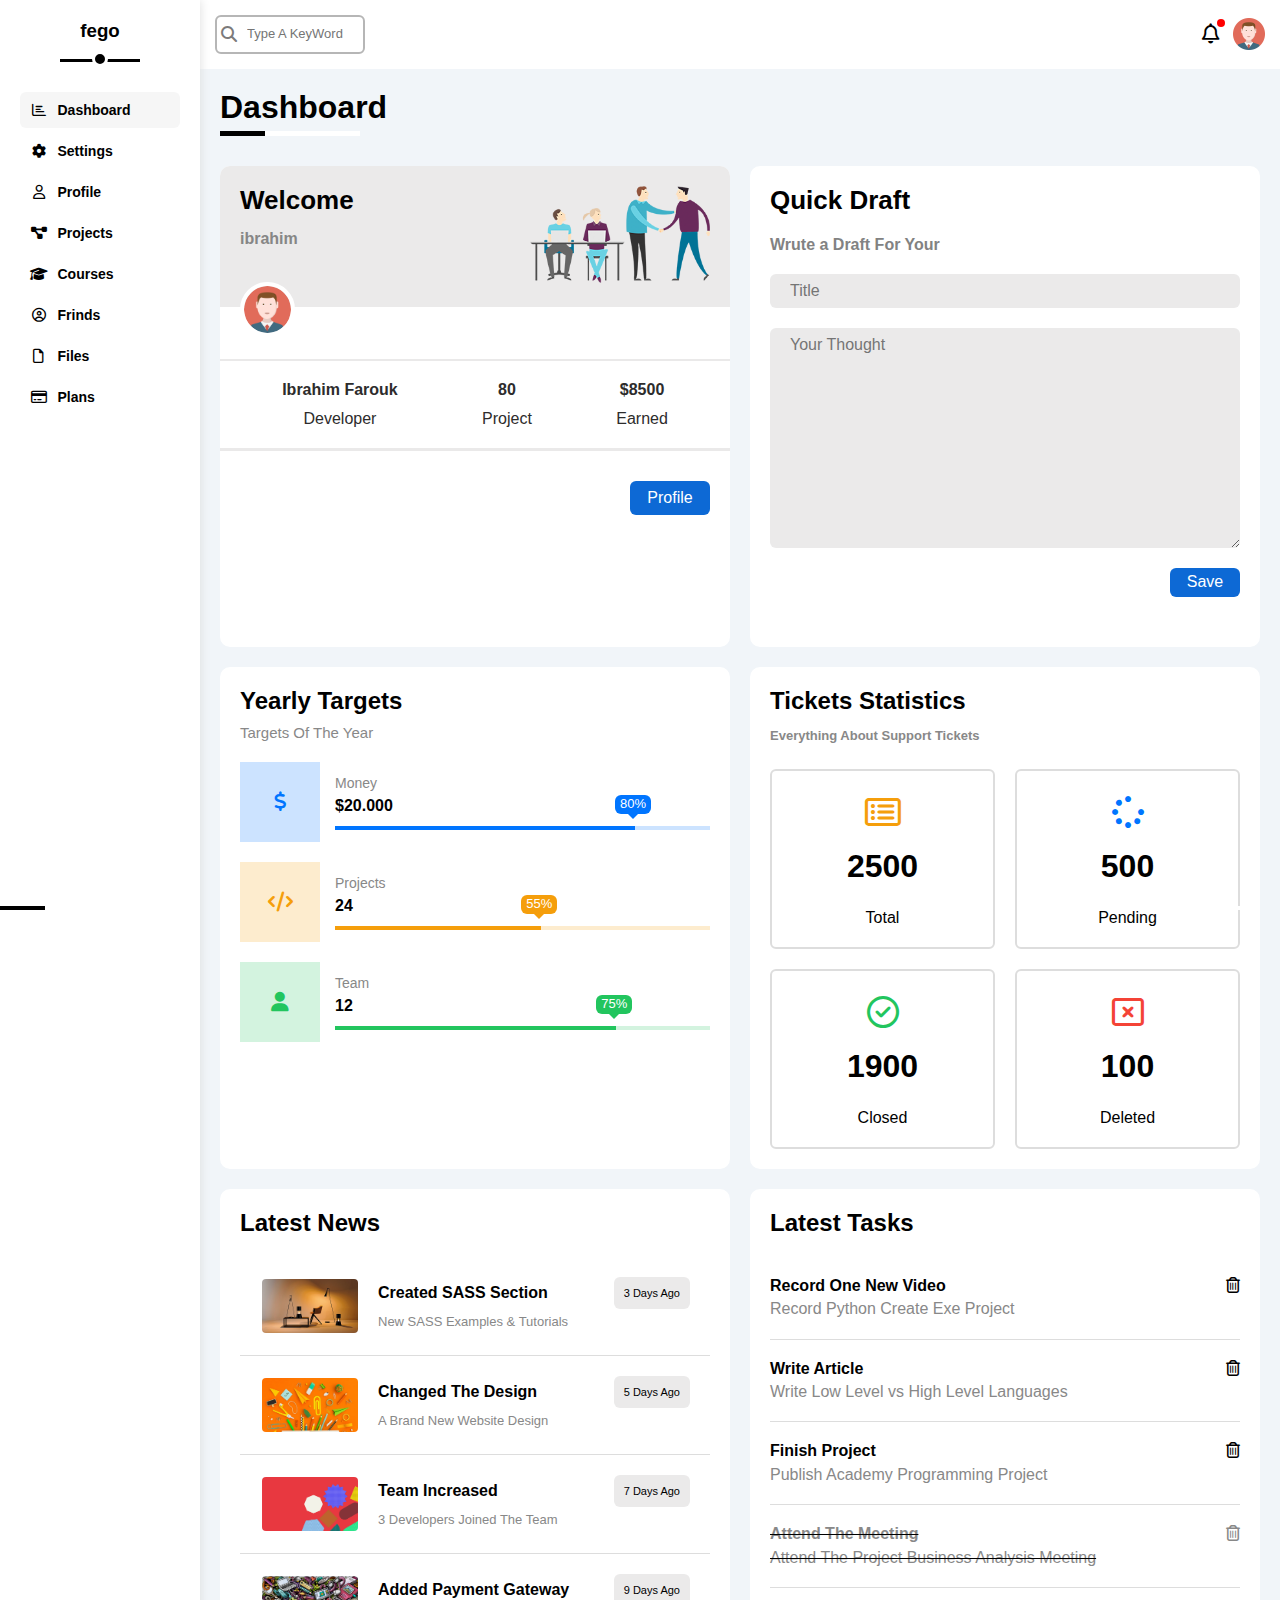
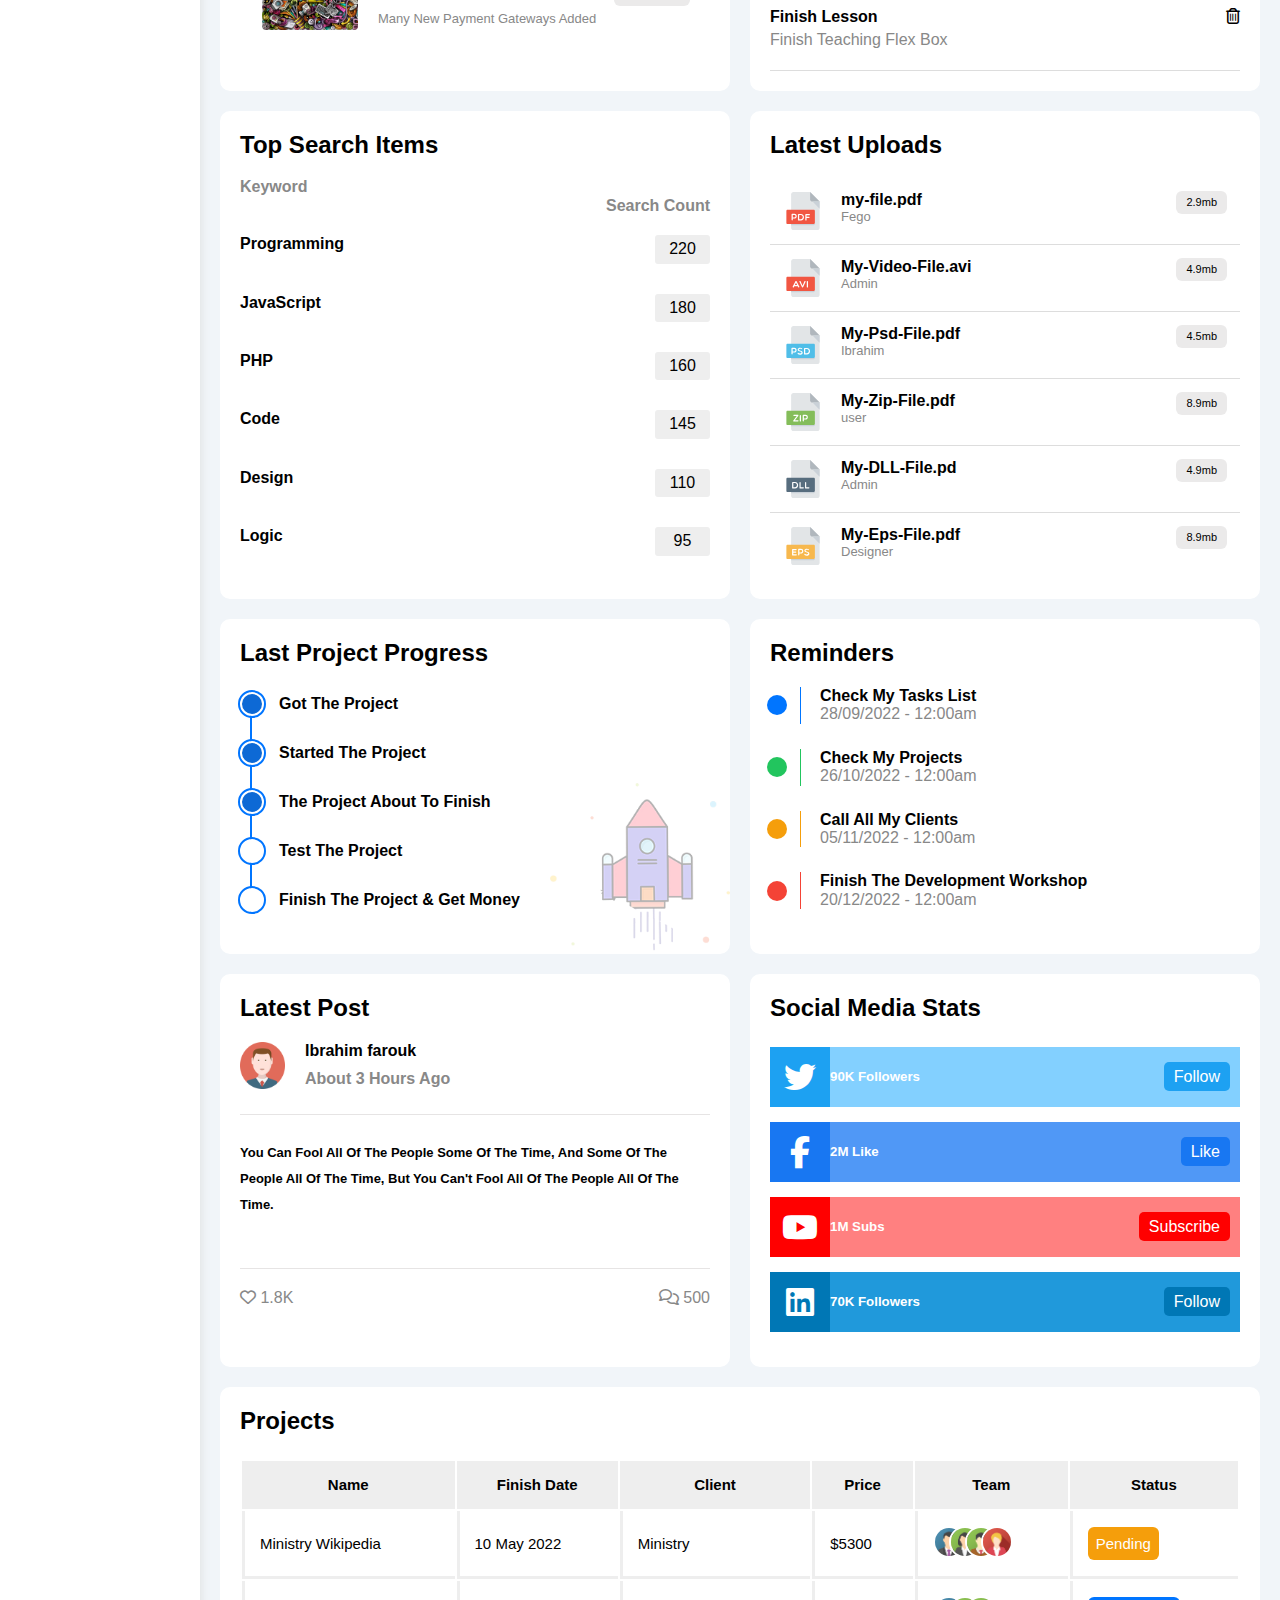
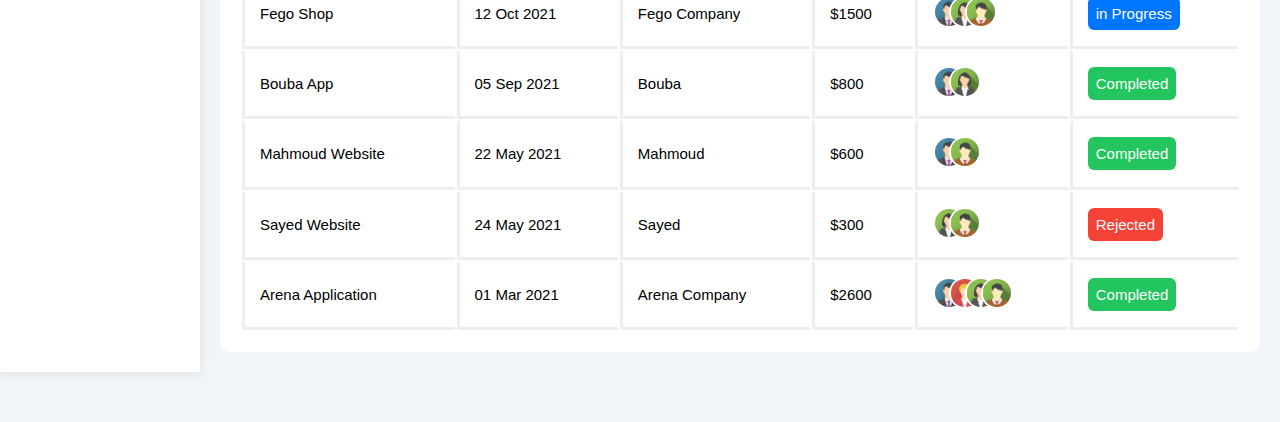
<file: index.html>
<!DOCTYPE html>
<html lang="en">
    <head>
        <meta charset="UTF-8">
        <meta http-equiv="X-UA-Compatible" content="IE=edge" />
        <meta name="viewport" content="width=device-width, initial-scale=1.0">
        <title>Dashboard</title>
        <!-- main file css -->
        <link rel="stylesheet" href="css/framework.css">
        <link rel="stylesheet" href="css/index.css">
        
        <!-- A file that adjusts the size and other adjustments like other browsers, so there is no significant difference or Rander 
        all elments normally -->
        <link rel="stylesheet" href="css/normalize.css">
        <!-- Font Awesome Library -->
        <link rel="stylesheet" href="css/all.min.css">
        <!--  Google font -->
        <link rel="preconnect" href="https://fonts.googleapis.com">
        <link rel="preconnect" href="https://fonts.gstatic.com" crossorigin>
        <link href="https://fonts.googleapis.com/css2?family=Cairo:wght@200..1000&display=swap" rel="stylesheet">
    </head>
<body>
    <!-- start sidebar -->
    <div class="page d-flex">
        <div class="sidebar p-relative bg-white p-20">
            <h3 class="p-relative txt-c mt-0">fego</h3>
            <ul>
                <li>
                    <a class="active d-flex align-center fs-14 c-black rad-6 p-10" href="index.html">
                        <i class="fa-regular fa-chart-bar fa-fw"></i>
                        <span>Dashboard</span>
                    </a>     
                </li>
                <li>
                    <a class="d-flex align-center fs-14 c-black rad-6 p-10" href="setting.html">
                        <i class="fa-solid fa-gear fa-fw"></i>
                        <span>Settings</span>
                    </a>     
                </li>
                <li>
                    <a class="d-flex align-center fs-14 c-black rad-6 p-10" href="profile.html">
                        <i class="fa-regular fa-user fa-fw"></i>
                        <span>Profile</span>
                    </a>     
                </li>
                <li>
                    <a class="d-flex align-center fs-14 c-black rad-6 p-10" href="projects.html">
                        <i class="fa-solid fa-diagram-project fa-fw"></i>
                        <span>Projects</span>
                    </a>     
                </li>
                <li>
                    <a class="d-flex align-center fs-14 c-black rad-6 p-10" href="courses.html">
                        <i class="fa-solid fa-graduation-cap fa-fw"></i>
                        <span>Courses</span>
                    </a>     
                </li>
                <li>
                    <a class="d-flex align-center fs-14 c-black rad-6 p-10" href="frinds.html">
                        <i class="fa-regular fa-circle-user fa-fw"></i>
                        <span>Frinds</span>
                    </a>     
                </li>
                <li>
                    <a class="d-flex align-center fs-14 c-black rad-6 p-10" href="files.html">
                        <i class="fa-regular fa-file fa-fw"></i>
                        <span>Files</span>
                    </a>     
                </li>
                <li>
                    <a class="d-flex align-center fs-14 c-black rad-6 p-10" href="plans.html">
                        <i class="fa-regular fa-credit-card fa-fw"></i>
                        <span>Plans</span>
                    </a>     
                </li>
            </ul>
        </div>
        <!-- end Sidebar -->
        <!-- start content  -->
        <div class="content w-full">
            <div class="head between-flex p-15 bg-white ">
                <div class="search p-relative">
                    <i class="fa-solid fa-magnifying-glass p-absolute"></i>
                    <input type="text" placeholder="Type A KeyWord" class="rad-6">
                </div>
                <div class="icons d-flex align-center">
                    <span class="notification p-relative" >
                        <i class="fa-regular fa-bell fa-lg" ></i>
                    </span>
                    <img src="image/avatar.png" alt="fego masr" class="avater">
                </div>
            </div>
            <!-- start Dashboard -->
            <h1 class="p-relative">Dashboard</h1>
            <div class="wrapper d-grid gap-20">
                <!-- start Welcome -->
                <div class="welcome  bg-white rad-10 txt-mobile block-mobile">
                    <div class="intro bg-ddd p-20 d-flex">
                        <div class="welcome-fego">
                            <h2 class="fs-26">Welcome</h2>
                            <p>ibrahim</p>
                        </div>
                        <div class="welcome-img">
                            <img src="image/welcome.png" alt="fego masr">
                        </div>
                    </div>
                    <div class="image-1 p-relative">
                        <img src="image/avatar.png" alt="">
                    </div>
                    <div class="fego-masr txt-c d-flex">
                        <div class="devoloper">
                            <h4>Ibrahim Farouk</h4>
                            <p>Developer</p>
                        </div>
                        <div class="project">
                            <h4>80</h4>
                            <p>Project</p>
                        </div>
                        <div class="Earned">
                            <h4>$8500</h4>
                            <p>Earned</p>
                        </div>
                    </div>
                    <div class="bottom-1">
                        <button>Profile</button>
                    </div>
                </div>
                <!-- end Welcome -->
                <!-- start Quick Draft -->
                <div class="Quick bg-white p-20 rad-10 txt-mobile block-mobile d-flex">
                    <h2 class="fs-26">Quick Draft</h2>
                    <p>Wrute a Draft For Your</p>
                    <input class="bg-ddd  rad-6" type="text" placeholder="Title">
                    <textarea class="bg-ddd rad-6" placeholder="Your Thought"></textarea>
                    <div class="button">
                        <button>Save</button>
                    </div>
                </div>
                <!-- end Quick Draft -->
                <!-- start Yearly Targets -->
                <div class="targets p-20 bg-white rad-10">
                    <h2 class="mt-0 mb-10">Yearly Targets</h2>
                    <p class="mt-0 mb-20 c-grey fs-15">Targets Of The Year</p>
                    <div class="target-row mb-20 blue center-flex">
                    <div class="icon center-flex">
                        <i class="fa-solid fa-dollar-sign fa-lg c-blue"></i>
                    </div>
                    <div class="details">
                        <span class="fs-14 c-grey">Money</span>
                        <span class="d-block mt-5 mb-10 fw-bold">$20.000</span>
                        <div class="progress p-relative">
                        <span class="bg-blue blue" style="width: 80%">
                            <span class="bg-blue">80%</span>
                        </span>
                        </div>
                    </div>
                    </div>
                    <div class="target-row mb-20 center-flex orange">
                    <div class="icon center-flex">
                        <i class="fa-solid fa-code fa-lg c-orange"></i>
                    </div>
                    <div class="details">
                        <span class="fs-14 c-grey">Projects</span>
                        <span class="d-block mt-5 mb-10 fw-bold">24</span>
                        <div class="progress p-relative">
                        <span class="bg-orange orange" style="width: 55%">
                            <span class="bg-orange">55%</span>
                        </span>
                        </div>
                    </div>
                    </div>
                    <div class="target-row mb-20 center-flex green">
                    <div class="icon center-flex">
                        <i class="fa-solid fa-user fa-lg c-green"></i>
                    </div>
                    <div class="details">
                        <span class="fs-14 c-grey">Team</span>
                        <span class="d-block mt-5 mb-10 fw-bold">12</span>
                        <div class="progress p-relative">
                        <span class="bg-green green" style="width: 75%">
                            <span class="bg-green">75%</span>
                            </span>
                        </div>
                    </div>
                    </div>
                </div>
                <!-- end Yearly Targets -->
                <!-- start Tickets Statistics -->
                <div class="Tickets p-20 bg-white rad-10">
                    <h2 class="mt-0 mb-15">Tickets Statistics</h2>
                    <p class="mt-0 mb-25 c-grey fs-13 fw-bold">Everything About Support Tickets</p>
                    <div class="list-tickets d-grid gap-20">
                        <div class="total rad-6 between-flex ">
                            <i class="fa-regular fa-rectangle-list fa-2x mb-10 c-orange"></i>
                            <h1>2500</h1>
                            <p>Total</p>
                        </div>
                        <div class="pending rad-6 between-flex ">
                            <i class="fa-solid fa-spinner fa-2x mb-10 c-blue"></i>
                            <h1>500</h1>
                            <p>Pending</p>
                        </div>
                        <div class="closed rad-6 between-flex" >
                            <i class="fa-regular fa-circle-check fa-2x mb-10 c-green"></i>
                            <h1>1900</h1>
                            <p>Closed</p>
                        </div>
                        <div class="deleted rad-6 between-flex ">
                            <i class="fa-regular fa-rectangle-xmark fa-2x mb-10 c-red"></i>
                            <h1>100</h1>
                            <p>Deleted</p>
                        </div>
                    </div>
                </div>
                <!-- end Tickets Statistics -->
                <!-- start Latest News -->
                <div class="Latest p-20 bg-white rad-10">
                    <h2 class="mt-0 mb-20">Latest News</h2>
                    <div class="new d-flex">
                        <div class="create d-flex">
                            <img src="image/news-01.png" alt="">
                            <div class="design">
                                <h4>Created SASS Section</h4>
                                <p class="c-grey fs-13">New SASS Examples & Tutorials</p>
                            </div>
                        </div>
                        <div class="day fs-11">
                            <p class="bg-ddd p-5-10 rad-6">3 Days Ago</p>
                        </div>
                    </div>
                    <div class="new d-flex">
                        <div class="create d-flex">
                            <img src="image/news-02.png" alt="">
                            <div class="design">
                                <h4>Changed The Design</h4>
                                <p class="c-grey fs-13">A Brand New Website Design</p>
                            </div>
                        </div>
                        <div class="day fs-11">
                            <p class="bg-ddd p-5-10 rad-6">5 Days Ago</p>
                        </div>
                    </div>
                    <div class="new d-flex">
                        <div class="create d-flex">
                            <img src="image/news-03.png" alt="">
                            <div class="design">
                                <h4>Team Increased</h4>
                                <p class="c-grey fs-13">3 Developers Joined The Team</p>
                            </div>
                        </div>
                        <div class="day fs-11">
                            <p class="bg-ddd p-5-10 rad-6">7 Days Ago</p>
                        </div>
                    </div>
                    <div class="new d-flex" style="border-bottom: none;">
                        <div class="create d-flex">
                            <img src="image/news-04.png" alt="">
                            <div class="design">
                                <h4>Added Payment Gateway</h4>
                                <p class="c-grey fs-13">Many New Payment Gateways Added</p>
                            </div>
                        </div>
                        <div class="day fs-11 ">
                            <p class="bg-ddd p-5-10 rad-6">9 Days Ago</p>
                        </div>
                    </div>
                </div>
                <!-- end Latest News -->
                <!-- start Tasks -->
                <div class="Tasks p-20 bg-white rad-10">
                    <h2 class="mt-0 mb-20">Latest Tasks</h2>
                    <div class="task d-flex space-between pb-20 pt-20">
                        <div class="text-task">
                            <h4>Record One New Video</h4>
                            <p class="c-grey pt-5">Record Python Create Exe Project</p>
                        </div>
                        <div class="delete">
                            <i class="fa-regular fa-trash-can delete"></i>
                        </div>
                    </div>
                    <div class="task d-flex space-between pb-20 pt-20">
                        <div class="text-task">
                            <h4>Write Article</h4>
                            <p class="c-grey pt-5">Write Low Level vs High Level Languages</p>
                        </div>
                        <div class="delete">
                            <i class="fa-regular fa-trash-can delete"></i>
                        </div>
                    </div>
                    <div class="task d-flex space-between pb-20 pt-20">
                        <div class="text-task">
                            <h4>Finish Project</h4>
                            <p class="c-grey pt-5">Publish Academy Programming Project</p>
                        </div>
                        <div class="delete">
                            <i class="fa-regular fa-trash-can delete"></i>
                        </div>
                    </div>
                    <div class="task d-flex space-between pb-20 pt-20">
                        <div class="text-task delete-1">
                            <h4 class="c-grey">Attend The Meeting</h4>
                            <p class="c-grey pt-5">Attend The Project Business Analysis Meeting</p>
                        </div>
                        <div class="delete">
                            <i class="fa-regular fa-trash-can delete c-grey not"></i>
                        </div>
                    </div>
                    <div class="task d-flex space-between pb-20 pt-20">
                        <div class="text-task">
                            <h4>Finish Lesson</h4>
                            <p class="c-grey pt-5">Finish Teaching Flex Box</p>
                        </div>
                        <div class="delete">
                            <i class="fa-regular fa-trash-can delete"></i>
                        </div>
                    </div>
                </div>
                <!-- end Tasks -->
                <!-- start Top Search Items  -->
                <div class="top-search p-20 bg-white rad-10">
                    <h2 class="mt-0 mb-20">Top Search Items</h2>
                    <p class="c-grey fw-bold">Keyword</p>
                    <p class="c-grey fw-bold pb-20" style="text-align: end;">Search Count</p>
                    <div class="program">
                        <div class="language d-flex space-between pb-10">
                            <h4>Programming</h4>
                            <p>220</p>
                        </div>
                        <div class="language d-flex space-between pt-20 pb-10">
                            <h4>JavaScript</h4>
                            <p>180</p>
                        </div>
                        <div class="language d-flex space-between pt-20 pb-10">
                            <h4>PHP</h4>
                            <p>160</p>
                        </div>
                        <div class="language d-flex space-between pt-20 pb-10">
                            <h4>Code</h4>
                            <p>145</p>
                        </div>
                        <div class="language d-flex space-between pt-20 pb-10">
                            <h4>Design</h4>
                            <p>110</p>
                        </div>
                        <div class="language d-flex space-between pt-20 pb-10">
                            <h4>Logic</h4>
                            <p>95</p>
                        </div>
                    </div>
                </div>
                <!-- End Top Search Items -->
                    <!-- start Latest Uploads -->
                    <div class="uploads p-20 bg-white rad-10">
                        <h2 class="mt-0 mb-20">Latest Uploads</h2>
                        <div class="upload d-flex">
                            <div class="my-file d-flex">
                                <img src="image/pdf.svg" alt="">
                                <div class="design">
                                    <h4>my-file.pdf</h4>
                                    <p class="c-grey fs-13">Fego</p>
                                </div>
                            </div>
                            <div class="size fs-11">
                                <p class="bg-ddd p-5-10 rad-6">2.9mb</p>
                            </div>
                        </div>
                        <div class="upload d-flex">
                            <div class="my-file d-flex">
                                <img src="image/avi.svg" alt="">
                                <div class="design">
                                    <h4>My-Video-File.avi</h4>
                                    <p class="c-grey fs-13">Admin</p>
                                </div>
                            </div>
                            <div class="size fs-11">
                                <p class="bg-ddd p-5-10 rad-6">4.9mb</p>
                            </div>
                        </div>
                        <div class="upload d-flex">
                            <div class="my-file d-flex">
                                <img src="image/psd.svg" alt="">
                                <div class="design">
                                    <h4>My-Psd-File.pdf</h4>
                                    <p class="c-grey fs-13">Ibrahim</p>
                                </div>
                            </div>
                            <div class="size fs-11">
                                <p class="bg-ddd p-5-10 rad-6">4.5mb</p>
                            </div>
                        </div>
                        <div class="upload d-flex">
                            <div class="my-file d-flex">
                                <img src="image/zip.svg" alt="">
                                <div class="design">
                                    <h4>My-Zip-File.pdf</h4>
                                    <p class="c-grey fs-13">user</p>
                                </div>
                            </div>
                            <div class="size fs-11">
                                <p class="bg-ddd p-5-10 rad-6">8.9mb</p>
                            </div>
                        </div>
                        <div class="upload d-flex">
                            <div class="my-file d-flex">
                                <img src="image/dll.svg" alt="">
                                <div class="design">
                                    <h4>My-DLL-File.pd</h4>
                                    <p class="c-grey fs-13">Admin</p>
                                </div>
                            </div>
                            <div class="size fs-11">
                                <p class="bg-ddd p-5-10 rad-6">4.9mb</p>
                            </div>
                        </div>
                        <div class="upload d-flex" style="border-bottom: none;">
                            <div class="my-file d-flex">
                                <img  src="image/eps.svg" alt="">
                                <div class="design">
                                    <h4>My-Eps-File.pdf</h4>
                                    <p class="c-grey fs-13">Designer</p>
                                </div>
                            </div>
                            <div class="size fs-11">
                                <p class="bg-ddd p-5-10 rad-6">8.9mb</p>
                            </div>
                        </div>
                    </div>
                    <!-- End Latest Uploads -->
                    <!-- start Last Project Progress -->
                    <div class="project-progress p-20 bg-white rad-10 p-relative">
                        <h2 class="mt-0 mb-20">Last Project Progress</h2>
                        <ul class="m-0 p-relative">
                            <li class="mt-25 fw-bold d-flex align-center done ">Got The Project</li>
                            <li class="mt-25 fw-bold d-flex align-center done ">Started The Project</li>
                            <li class="mt-25 d-flex fw-bold align-center done ">The Project About To Finish</li>
                            <li class="mt-25 d-flex fw-bold align-center current ">Test The Project</li>
                            <li class="mt-25 d-flex fw-bold align-center ">Finish The Project & Get Money</li>
                        </ul>
                        <img src="image/project.png" alt="photo">
                    </div>
                    <!-- end Last Project Progress -->
                    <!-- start Reminders -->
                    <div class="reminders p-20 bg-white rad-10">
                            <h2 class="mt-0 mb-20">Reminders</h2>
                        <div class="remind">
                            <div class="check c1 mb-25 p-relative">
                                <h4>Check My Tasks List</h4>
                                <p class="c-grey">28/09/2022 - 12:00am</p>
                            </div>
                            <div class="check c2 mb-25 p-relative">
                                <h4>Check My Projects</h4>
                                <p class="c-grey">26/10/2022 - 12:00am</p>
                            </div>
                            <div class="check c3 mb-25 p-relative">
                                <h4>Call All My Clients</h4>
                                <p class="c-grey">05/11/2022 - 12:00am</p>
                            </div>
                            <div class="check c4 mb-25 p-relative">
                                <h4>Finish The Development Workshop</h4>
                                <p class="c-grey">20/12/2022 - 12:00am</p>
                            </div>
                        </div>
                    </div>
                    <!-- end Reminders -->
                    <!-- Start Latest Post -->
                    <div class="post p-20 bg-white rad-10">
                        <h2 class="mt-0 mb-20">Latest Post</h2>
                        <div class="card d-flex mb-25">
                            <img src="image/avatar.png" alt="">
                            <span>
                                <h4>Ibrahim farouk</h4>
                                <p class="c-grey mt-10 fw-bold">About 3 Hours Ago</p>
                            </span>
                        </div>
                        <div class="text-card">
                            You Can Fool All Of The People Some Of The Time, And Some Of The People All Of The Time, But You Can't Fool All Of The People All Of The Time.
                        </div>
                        <div class="like d-flex space-between pt-20 c-grey">
                            <div>
                                <i class="fa-regular fa-heart"></i>
                                <span> 1.8K</span>
                            </div>
                            <div>
                                <i class="fa-regular fa-comments"></i>
                                <span>500</span>
                            </div>
                            
                        </div>
                    </div>
                    <!-- End Latest Post -->
                    <!-- start Social Media Stats -->
                    <div class="Social p-20  bg-white rad-10 ">
                        <h2 class="mt-0 mb-25">Social Media Stats</h2>
                        <div class="media twitter between-flex">
                            <div class="social-icons d-flex align-center">
                                <i class="fa-brands fa-twitter fa-2x "></i>
                                <h5 class="pl-20 c-white">90K Followers</h5>
                            </div>
                            <div class="follow ">
                                <a href="#" class="c-white">Follow</a>
                            </div>
                        </div>
                        <div class="media facebook between-flex">
                            <div class="social-icons d-flex align-center">
                                <i class="fa-brands fa-facebook-f fa-2x "></i>
                                <h5 class="pl-20 c-white">2M Like</h5>
                            </div>
                            <div class="follow">
                                <a href="#" class="pr-20 c-white">Like</a>
                            </div>
                        </div>
                        <div class="media youtube between-flex">
                            <div class="social-icons d-flex align-center">
                                <i class="fa-brands fa-youtube fa-2x"></i>
                                <h5 class="pl-20 c-white">1M Subs</h5>
                            </div>
                            <div class="follow">
                                <a href="#" class="pr-20 c-white">Subscribe</a>
                            </div>
                        </div>
                        <div class="media linkedin between-flex">
                            <div class="social-icons d-flex align-center">
                                <i class="fa-brands fa-linkedin fa-2x"></i>
                                <h5 class="pl-20 c-white">70K Followers</h5>
                            </div>
                            <div class="follow">
                                <a href="#" class="pr-20 c-white ">Follow</a>
                            </div>
                        </div>
                    </div>
                    <!-- end Social Media Stats -->
            </div>
            <!-- start Projects  -->
            <div class="projects m-20 p-20  bg-white rad-10 ">
                <h2 class="mt-0 mb-25">Projects</h2>
                <div class="table-responsive">
                    <table class="fs-15 w-full">
                    <thead>
                        <tr>
                            <th>Name</th>
                            <th>Finish Date</th>
                            <th>Client</th>
                            <th>Price</th>
                            <th>Team</th>
                            <th>Status</th>
                        </tr>
                    </thead>
                    <tbody>
                        <tr>
                            <td>Ministry Wikipedia</td>
                            <td>10 May 2022</td>
                            <td>Ministry</td>
                            <td>$5300</td>
                            <td>
                                <img src="image/team-01.png" alt="">
                                <img src="image/team-02.png" alt="">
                                <img src="image/team-03.png" alt="">
                                <img src="image/team-05.png" alt="">
                            </td>
                            <td class="complete com1"><span>Pending</span></td>
                        </tr>
                        <tr>
                            <td>Fego Shop</td>
                            <td>12 Oct 2021</td>
                            <td>Fego Company</td>
                            <td>$1500</td>
                            <td>
                                <img src="image/team-01.png" alt="">
                                <img src="image/team-02.png" alt="">
                                <img src="image/team-03.png" alt="">
                            </td>
                            <td class="complete com2"><span>in Progress</span></td>
                        </tr>
                        <tr>
                            <td>Bouba App </td>
                            <td>05 Sep 2021</td>
                            <td>Bouba</td>
                            <td>$800</td>
                            <td>
                                <img src="image/team-01.png" alt="">
                                <img src="image/team-02.png" alt="">
                            </td>
                            <td class="complete com3"><span>Completed</span></td>
                        </tr>
                        <tr>
                            <td>Mahmoud Website</td>
                            <td>22 May 2021</td>
                            <td>Mahmoud</td>
                            <td>$600</td>
                            <td>
                                <img src="image/team-01.png" alt="">
                                <img src="image/team-03.png" alt="">
                            </td>
                            <td class="complete com4"><span>Completed</span></td>
                        </tr>
                        <tr>
                            <td>Sayed Website</td>
                            <td>24 May 2021</td>
                            <td>Sayed</td>
                            <td>$300</td>
                            <td>
                                <img src="image/team-02.png" alt="">
                                <img src="image/team-03.png" alt="">
                            </td>
                            <td class="complete com5"><span>Rejected</span></td>
                        </tr>
                        <tr>
                            <td>Arena Application</td>
                            <td>01 Mar 2021</td>
                            <td>Arena Company</td>
                            <td>$2600</td>
                            <td>
                                <img src="image/team-01.png" alt="">
                                <img src="image/team-05.png" alt="">
                                <img src="image/team-02.png" alt="">
                                <img src="image/team-03.png" alt="">
                            </td>
                            <td class="complete com6"><span>Completed</span></td>
                        </tr>
                    </tbody>
                </table>
                </div>
            </div>
            <!-- end Projects -->
            <!-- end Dashboard -->
        </div>
        <!-- End content  -->
    </div>
</body>
</html>
</file>
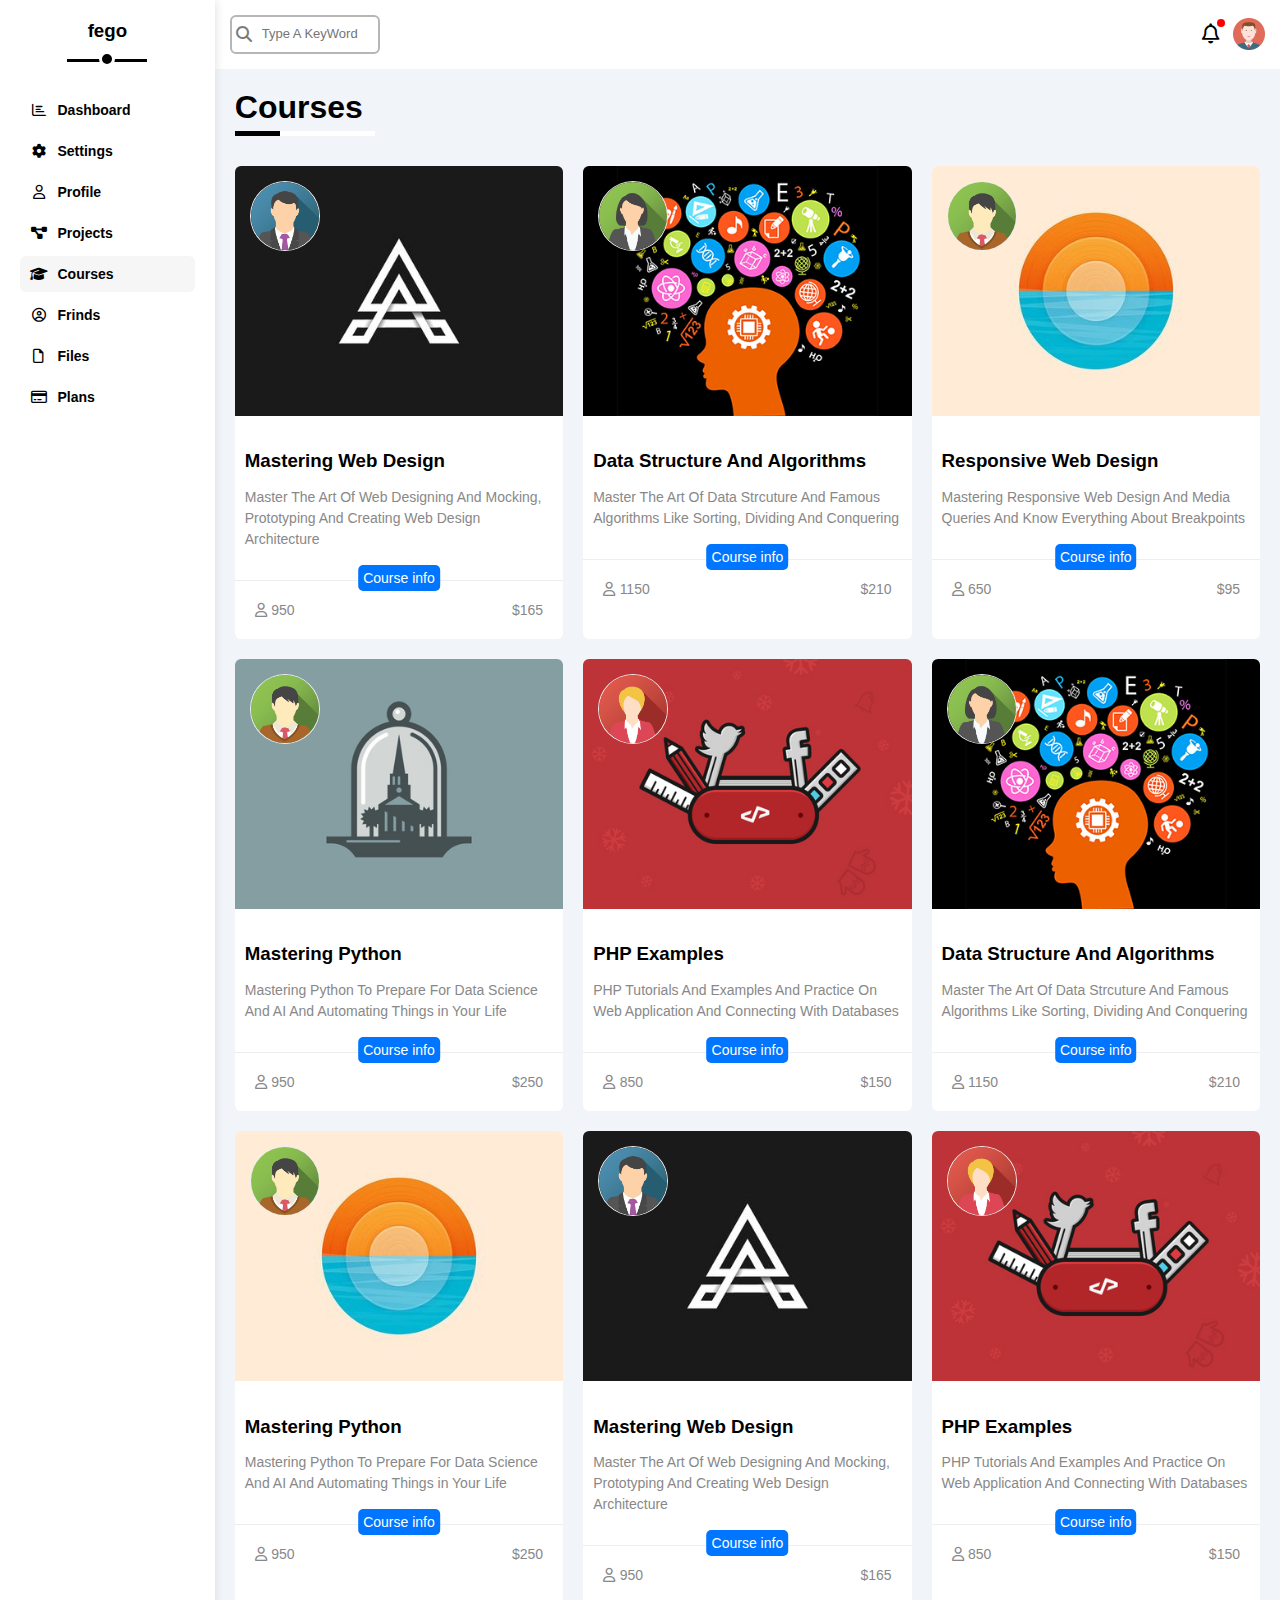
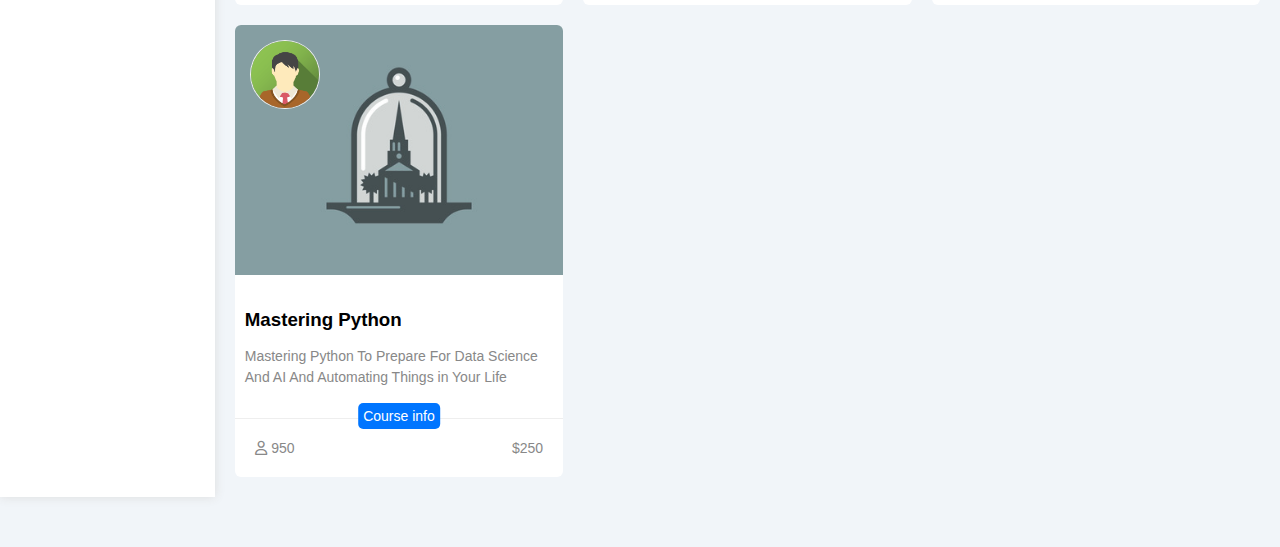
<file: courses.html>
<!DOCTYPE html>
<html lang="en">
    <head>
        <meta charset="UTF-8">
        <meta http-equiv="X-UA-Compatible" content="IE=edge" />
        <meta name="viewport" content="width=device-width, initial-scale=1.0">
        <title>Courses</title>
        <!-- main file css -->
        <link rel="stylesheet" href="css/framework.css">
        <link rel="stylesheet" href="css/index.css">
        
        <!-- A file that adjusts the size and other adjustments like other browsers, so there is no significant difference or Rander 
        all elments normally -->
        <link rel="stylesheet" href="css/normalize.css">
        <!-- Font Awesome Library -->
        <link rel="stylesheet" href="css/all.min.css">
        <!--  Google font -->
        <link rel="preconnect" href="https://fonts.googleapis.com">
        <link rel="preconnect" href="https://fonts.gstatic.com" crossorigin>
        <link href="https://fonts.googleapis.com/css2?family=Cairo:wght@200..1000&display=swap" rel="stylesheet">
    </head>
<body>
    <!-- start sidebar -->
    <div class="page d-flex">
        <div class="sidebar p-relative bg-white p-20">
            <h3 class="p-relative txt-c mt-0">fego</h3>
            <ul>
                <li>
                    <a class="d-flex align-center fs-14 c-black rad-6 p-10" href="index.html">
                        <i class="fa-regular fa-chart-bar fa-fw"></i>
                        <span>Dashboard</span>
                    </a>     
                </li>
                <li>
                    <a class=" d-flex align-center fs-14 c-black rad-6 p-10" href="setting.html">
                        <i class="fa-solid fa-gear fa-fw"></i>
                        <span>Settings</span>
                    </a>     
                </li>
                <li>
                    <a class="d-flex align-center fs-14 c-black rad-6 p-10" href="profile.html">
                        <i class="fa-regular fa-user fa-fw"></i>
                        <span>Profile</span>
                    </a>     
                </li>
                <li>
                    <a class="d-flex align-center fs-14 c-black rad-6 p-10" href="projects.html">
                        <i class="fa-solid fa-diagram-project fa-fw"></i>
                        <span>Projects</span>
                    </a>     
                </li>
                <li>
                    <a class="active d-flex align-center fs-14 c-black rad-6 p-10" href="courses.html">
                        <i class="fa-solid fa-graduation-cap fa-fw"></i>
                        <span>Courses</span>
                    </a>     
                </li>
                <li>
                    <a class="d-flex align-center fs-14 c-black rad-6 p-10" href="frinds.html">
                        <i class="fa-regular fa-circle-user fa-fw"></i>
                        <span>Frinds</span>
                    </a>     
                </li>
                <li>
                    <a class="d-flex align-center fs-14 c-black rad-6 p-10" href="files.html">
                        <i class="fa-regular fa-file fa-fw"></i>
                        <span>Files</span>
                    </a>     
                </li>
                <li>
                    <a class="d-flex align-center fs-14 c-black rad-6 p-10" href="plans.html">
                        <i class="fa-regular fa-credit-card fa-fw"></i>
                        <span>Plans</span>
                    </a>     
                </li>
            </ul>
        </div>
        <!-- end Sidebar -->
        <!-- start content  -->
        <div class="content w-full">
            <div class="head between-flex p-15 bg-white ">
                <div class="search p-relative">
                    <i class="fa-solid fa-magnifying-glass p-absolute"></i>
                    <input type="text" placeholder="Type A KeyWord" class="rad-6">
                </div>
                <div class="icons d-flex align-center">
                    <span class="notification p-relative" >
                        <i class="fa-regular fa-bell fa-lg" ></i>
                    </span>
                    <img src="image/avatar.png" alt="fego masr" class="avater">
                </div>
            </div>
            <!-- start Courses -->
            <h1 class="p-relative">Courses</h1>
            <div class="courses-box d-grid gap-20 m-20">
                <div class="course rad-6 bg-white">
                    <div class="course-image p-relative pb-20">
                        <img src="image/course-01.jpg"  alt="">
                        <img src="image/team-01.png" class="p-absolute" alt="">
                    </div>
                    <div class="text-course p-relative p-10 ">
                        <h3 class="pb-15">Mastering Web Design</h3>
                        <p class=" c-grey fs-14 pb-15">Master The Art Of Web Designing And Mocking, Prototyping And Creating Web Design Architecture</p>
                        <p class="p-absolute fs-14 info">Course info</p>
                    </div>
                    <div class="price-course between-flex p-20">
                        <div>
                            <i class="fa-regular fa-user c-grey fs-14"></i>
                            <span class="c-grey fs-14">950</span>
                        </div>
                        <div>
                            <span class="c-grey fs-14">$165</span>
                        </div>
                    </div>
                </div>

                <div class="course rad-6 bg-white">
                    <div class="course-image p-relative pb-20">
                        <img src="image/course-02.jpg"  alt="">
                        <img src="image/team-02.png" class="p-absolute" alt="">
                    </div>
                    <div class="text-course p-relative p-10 ">
                        <h3 class="pb-15">Data Structure And Algorithms</h3>
                        <p class=" c-grey fs-14 pb-15">Master The Art Of Data Strcuture And Famous Algorithms Like Sorting, Dividing And Conquering</p>
                        <p class="p-absolute fs-14 info">Course info</p>
                    </div>
                    <div class="price-course between-flex p-20">
                        <div>
                            <i class="fa-regular fa-user c-grey fs-14"></i>
                            <span class="c-grey fs-14">1150</span>
                        </div>
                        <div>
                            <span class="c-grey fs-14">$210</span>
                        </div>
                    </div>
                </div>

                <div class="course rad-6 bg-white">
                    <div class="course-image p-relative pb-20">
                        <img src="image/course-03.jpg"  alt="">
                        <img src="image/team-03.png" class="p-absolute" alt="">
                    </div>
                    <div class="text-course p-relative p-10 ">
                        <h3 class="pb-15">Responsive Web Design</h3>
                        <p class=" c-grey fs-14 pb-15">Mastering Responsive Web Design And Media Queries And Know Everything About Breakpoints</p>
                        <p class="p-absolute fs-14 info">Course info</p>
                    </div>
                    <div class="price-course between-flex p-20">
                        <div>
                            <i class="fa-regular fa-user c-grey fs-14"></i>
                            <span class="c-grey fs-14">650</span>
                        </div>
                        <div>
                            <span class="c-grey fs-14">$95</span>
                        </div>
                    </div>
                </div>

                <div class="course rad-6 bg-white">
                    <div class="course-image p-relative pb-20">
                        <img src="image/course-04.jpg"  alt="">
                        <img src="image/team-03.png" class="p-absolute" alt="">
                    </div>
                    <div class="text-course p-relative p-10 ">
                        <h3 class="pb-15">Mastering Python</h3>
                        <p class=" c-grey fs-14 pb-15">Mastering Python To Prepare For Data Science And AI And Automating Things in Your Life</p>
                        <p class="p-absolute fs-14 info">Course info</p>
                    </div>
                    <div class="price-course between-flex p-20">
                        <div>
                            <i class="fa-regular fa-user c-grey fs-14"></i>
                            <span class="c-grey fs-14">950</span>
                        </div>
                        <div>
                            <span class="c-grey fs-14">$250</span>
                        </div>
                    </div>
                </div>

                <div class="course rad-6 bg-white">
                    <div class="course-image p-relative pb-20">
                        <img src="image/course-05.jpg"  alt="">
                        <img src="image/team-05.png" class="p-absolute" alt="">
                    </div>
                    <div class="text-course p-relative p-10 ">
                        <h3 class="pb-15">PHP Examples</h3>
                        <p class=" c-grey fs-14 pb-15">PHP Tutorials And Examples And Practice On Web Application And Connecting With Databases</p>
                        <p class="p-absolute fs-14 info">Course info</p>
                    </div>
                    <div class="price-course between-flex p-20">
                        <div>
                            <i class="fa-regular fa-user fs-14 c-grey"></i>
                            <span class="c-grey fs-14">850</span>
                        </div>
                        <div>
                            <span class="c-grey fs-14">$150</span>
                        </div>
                    </div>
                </div>

                <div class="course rad-6 bg-white">
                    <div class="course-image p-relative pb-20">
                        <img src="image/course-02.jpg"  alt="">
                        <img src="image/team-02.png" class="p-absolute" alt="">
                    </div>
                    <div class="text-course p-relative p-10 ">
                        <h3 class="pb-15">Data Structure And Algorithms</h3>
                        <p class=" c-grey fs-14 pb-15">Master The Art Of Data Strcuture And Famous Algorithms Like Sorting, Dividing And Conquering</p>
                        <p class="p-absolute fs-14 info">Course info</p>
                    </div>
                    <div class="price-course between-flex p-20">
                        <div>
                            <i class="fa-regular fa-user c-grey fs-14"></i>
                            <span class="c-grey fs-14">1150</span>
                        </div>
                        <div>
                            <span class="c-grey fs-14">$210</span>
                        </div>
                    </div>
                </div>

                <div class="course rad-6 bg-white">
                    <div class="course-image p-relative pb-20">
                        <img src="image/course-03.jpg"  alt="">
                        <img src="image/team-03.png" class="p-absolute" alt="">
                    </div>
                    <div class="text-course p-relative p-10 ">
                        <h3 class="pb-15">Mastering Python</h3>
                        <p class=" c-grey fs-14 pb-15">Mastering Python To Prepare For Data Science And AI And Automating Things in Your Life</p>
                        <p class="p-absolute fs-14 info">Course info</p>
                    </div>
                    <div class="price-course between-flex p-20">
                        <div>
                            <i class="fa-regular fa-user c-grey fs-14"></i>
                            <span class="c-grey fs-14">950</span>
                        </div>
                        <div>
                            <span class="c-grey fs-14">$250</span>
                        </div>
                    </div>
                </div>

                <div class="course rad-6 bg-white">
                    <div class="course-image p-relative pb-20">
                        <img src="image/course-01.jpg"  alt="">
                        <img src="image/team-01.png" class="p-absolute" alt="">
                    </div>
                    <div class="text-course p-relative p-10 ">
                        <h3 class="pb-15">Mastering Web Design</h3>
                        <p class=" c-grey fs-14 pb-15">Master The Art Of Web Designing And Mocking, Prototyping And Creating Web Design Architecture</p>
                        <p class="p-absolute fs-14 info">Course info</p>
                    </div>
                    <div class="price-course between-flex p-20">
                        <div>
                            <i class="fa-regular fa-user c-grey fs-14"></i>
                            <span class="c-grey fs-14">950</span>
                        </div>
                        <div>
                            <span class="c-grey fs-14">$165</span>
                        </div>
                    </div>
                </div>

                <div class="course rad-6 bg-white">
                    <div class="course-image p-relative pb-20">
                        <img src="image/course-05.jpg"  alt="">
                        <img src="image/team-05.png" class="p-absolute" alt="">
                    </div>
                    <div class="text-course p-relative p-10 ">
                        <h3 class="pb-15">PHP Examples</h3>
                        <p class=" c-grey fs-14 pb-15">PHP Tutorials And Examples And Practice On Web Application And Connecting With Databases</p>
                        <p class="p-absolute fs-14 info">Course info</p>
                    </div>
                    <div class="price-course between-flex p-20">
                        <div>
                            <i class="fa-regular fa-user fs-14 c-grey"></i>
                            <span class="c-grey fs-14">850</span>
                        </div>
                        <div>
                            <span class="c-grey fs-14">$150</span>
                        </div>
                    </div>
                </div>

                <div class="course rad-6 bg-white">
                    <div class="course-image p-relative pb-20">
                        <img src="image/course-04.jpg"  alt="">
                        <img src="image/team-03.png" class="p-absolute" alt="">
                    </div>
                    <div class="text-course p-relative p-10 ">
                        <h3 class="pb-15">Mastering Python</h3>
                        <p class=" c-grey fs-14 pb-15">Mastering Python To Prepare For Data Science And AI And Automating Things in Your Life</p>
                        <p class="p-absolute fs-14 info">Course info</p>
                    </div>
                    <div class="price-course between-flex p-20">
                        <div>
                            <i class="fa-regular fa-user c-grey fs-14"></i>
                            <span class="c-grey fs-14">950</span>
                        </div>
                        <div>
                            <span class="c-grey fs-14">$250</span>
                        </div>
                    </div>
                </div>

            </div>
            <!-- End Courses -->
            <!-- Start Courses -->
            <!-- End Courses -->
        </div>
        <!-- End content  -->
    </div>
    <!-- end Page -->
</div>
</body>
</html>
</file>
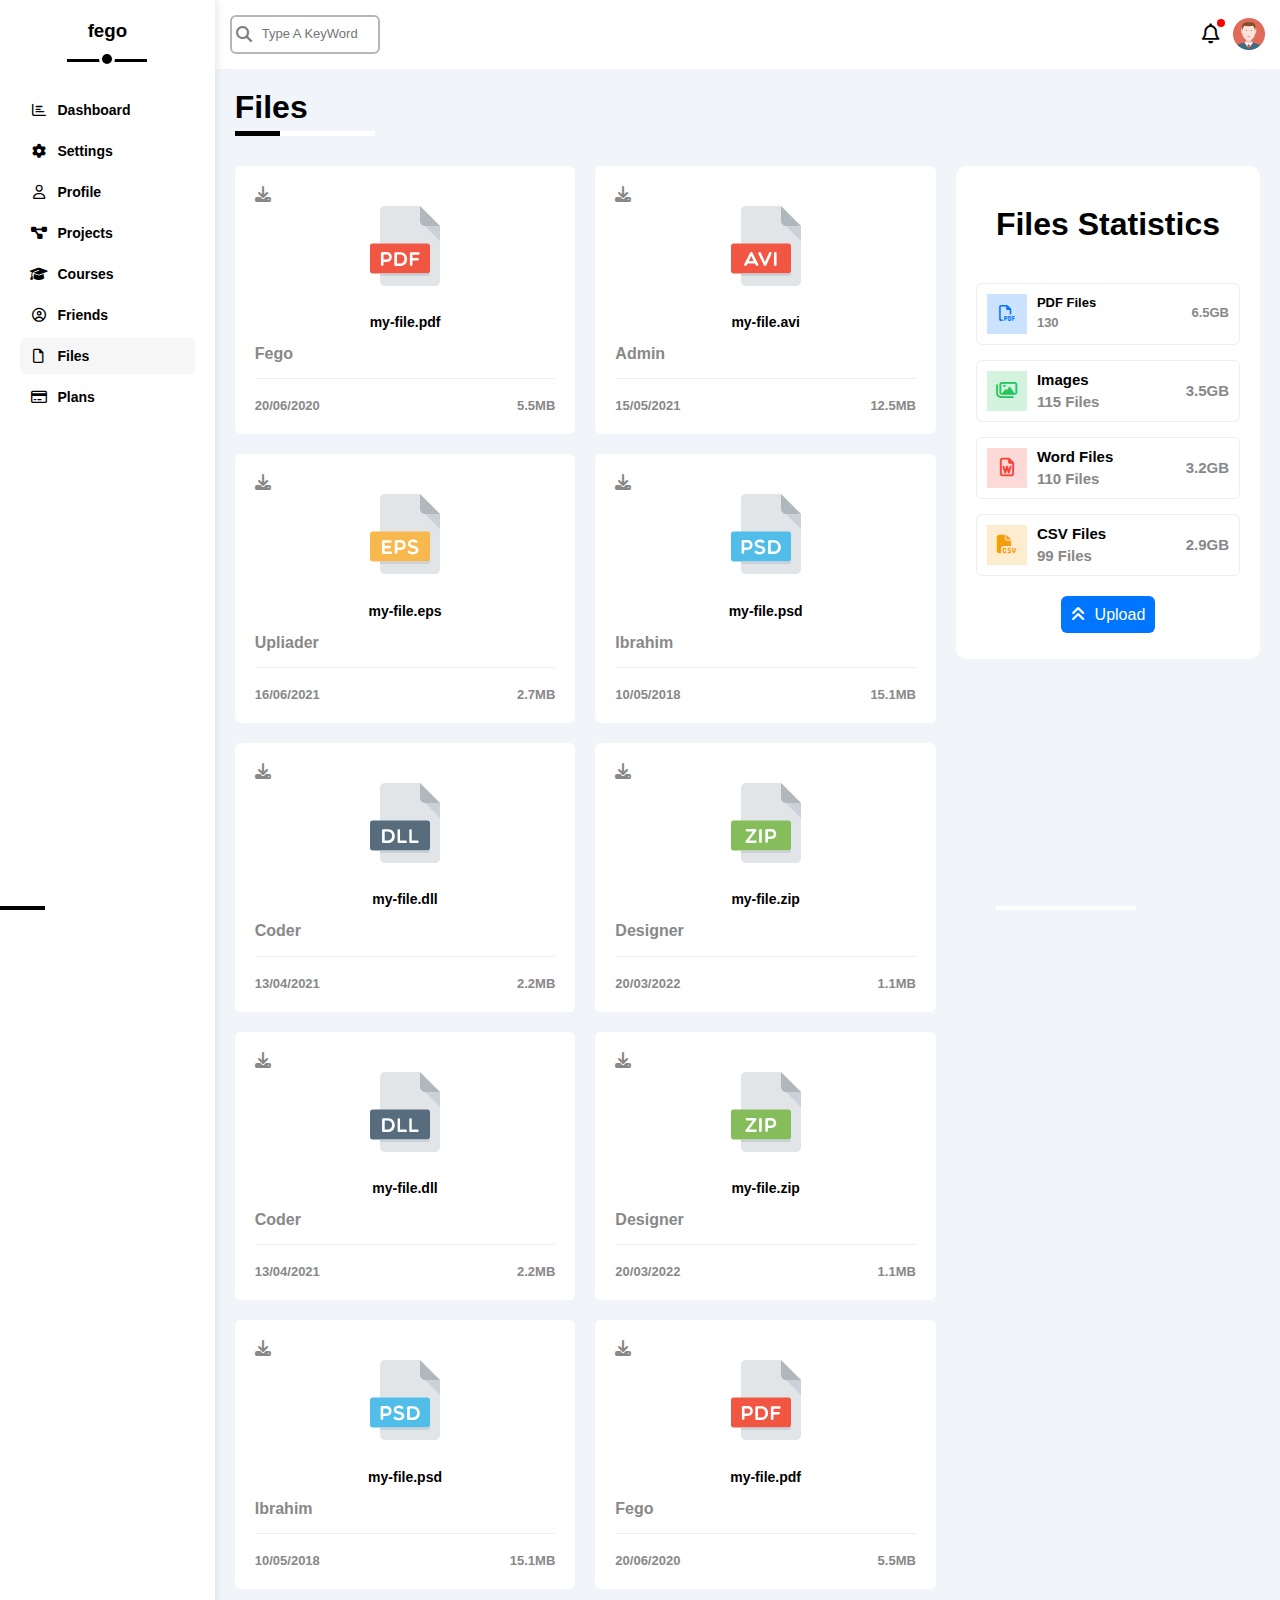
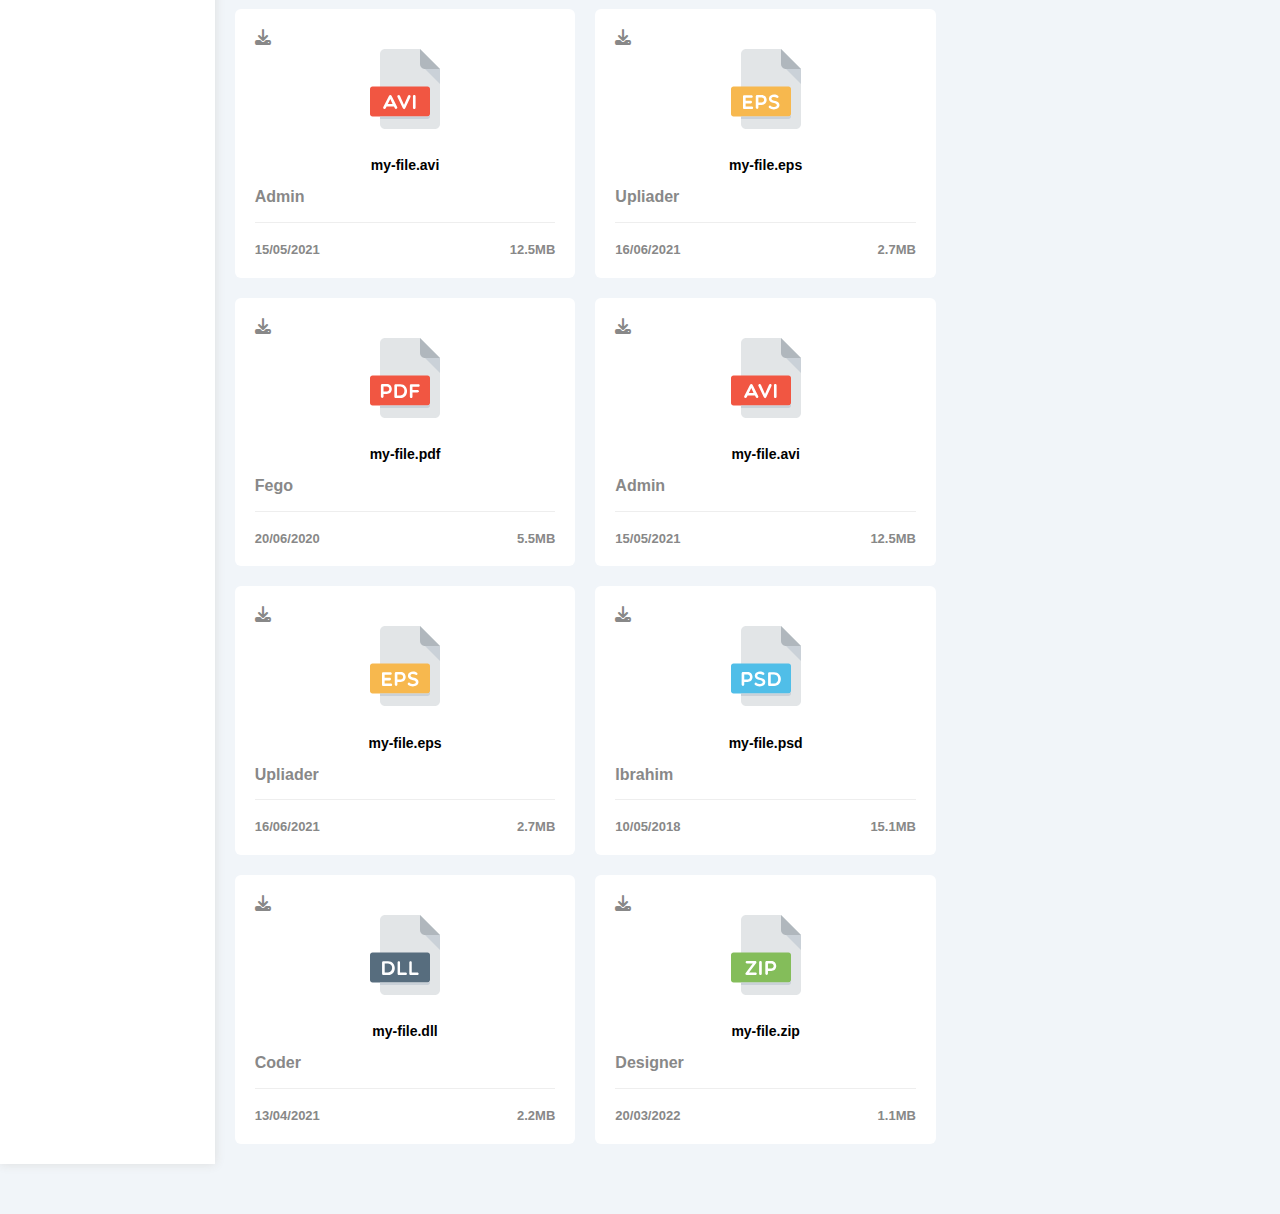
<file: files.html>
<!DOCTYPE html>
<html lang="en">
    <head>
        <meta charset="UTF-8">
        <meta http-equiv="X-UA-Compatible" content="IE=edge" />
        <meta name="viewport" content="width=device-width, initial-scale=1.0">
        <title>Files</title>
        <!-- main file css -->
        <link rel="stylesheet" href="css/framework.css">
        <link rel="stylesheet" href="css/index.css">
        
        <!-- A file that adjusts the size and other adjustments like other browsers, so there is no significant difference or Rander 
        all elments normally -->
        <link rel="stylesheet" href="css/normalize.css">
        <!-- Font Awesome Library -->
        <link rel="stylesheet" href="css/all.min.css">
        <!--  Google font -->
        <link rel="preconnect" href="https://fonts.googleapis.com">
        <link rel="preconnect" href="https://fonts.gstatic.com" crossorigin>
        <link href="https://fonts.googleapis.com/css2?family=Cairo:wght@200..1000&display=swap" rel="stylesheet">
    </head>
<body>
    <!-- start sidebar -->
    <div class="page d-flex">
        <div class="sidebar p-relative bg-white p-20">
            <h3 class="p-relative txt-c mt-0">fego</h3>
            <ul>
                <li>
                    <a class="d-flex align-center fs-14 c-black rad-6 p-10" href="index.html">
                        <i class="fa-regular fa-chart-bar fa-fw"></i>
                        <span>Dashboard</span>
                    </a>     
                </li>
                <li>
                    <a class=" d-flex align-center fs-14 c-black rad-6 p-10" href="setting.html">
                        <i class="fa-solid fa-gear fa-fw"></i>
                        <span>Settings</span>
                    </a>     
                </li>
                <li>
                    <a class="d-flex align-center fs-14 c-black rad-6 p-10" href="profile.html">
                        <i class="fa-regular fa-user fa-fw"></i>
                        <span>Profile</span>
                    </a>     
                </li>
                <li>
                    <a class="d-flex align-center fs-14 c-black rad-6 p-10" href="projects.html">
                        <i class="fa-solid fa-diagram-project fa-fw"></i>
                        <span>Projects</span>
                    </a>     
                </li>
                <li>
                    <a class=" d-flex align-center fs-14 c-black rad-6 p-10" href="courses.html">
                        <i class="fa-solid fa-graduation-cap fa-fw"></i>
                        <span>Courses</span>
                    </a>     
                </li>
                <li>
                    <a class="d-flex align-center fs-14 c-black rad-6 p-10" href="frinds.html">
                        <i class="fa-regular fa-circle-user fa-fw"></i>
                        <span>Friends</span>
                    </a>     
                </li>
                <li>
                    <a class="active d-flex align-center fs-14 c-black rad-6 p-10" href="files.html">
                        <i class="fa-regular fa-file fa-fw"></i>
                        <span>Files</span>
                    </a>     
                </li>
                <li>
                    <a class="d-flex align-center fs-14 c-black rad-6 p-10" href="plans.html">
                        <i class="fa-regular fa-credit-card fa-fw"></i>
                        <span>Plans</span>
                    </a>     
                </li>
            </ul>
        </div>
        <!-- end Sidebar -->
        <!-- start content  -->
        <div class="content w-full">
            <div class="head between-flex p-15 bg-white ">
                <div class="search p-relative">
                    <i class="fa-solid fa-magnifying-glass p-absolute"></i>
                    <input type="text" placeholder="Type A KeyWord" class="rad-6">
                </div>
                <div class="icons d-flex align-center">
                    <span class="notification p-relative" >
                        <i class="fa-regular fa-bell fa-lg" ></i>
                    </span>
                    <img src="image/avatar.png" alt="fego masr" class="avater">
                </div>
            </div>
            <!-- start Files -->
            <h1 class="p-relative">Files</h1>
            <div class="file-box d-flex gap-20 m-20">
                <div class="file-stats bg-white rad-10 p-20">
                    <h1 class="mt-0 mb-15 txt-mobile">Files Statistics</h1>
                    <div class="d-flex align-center border-eee p-10 mb-15 fs-13 fw-bold rad-6">
                        <i class="fa-regular fa-file-pdf fa-lg blue c-blue icon"></i>
                        <div class="info-file">
                            <span>PDF Files</span>
                            <span class="c-grey d-block mt-5">130</span>
                        </div>
                        <div class="size-file c-grey ">6.5GB</div>
                    </div>
                    <div class="d-flex align-center border-eee p-10 mb-15 fs-15 fw-bold rad-6">
                        <i class="fa-regular fa-images fa-lg green center-flex c-green icon"></i>
                        <div class="info-file">
                            <span>Images</span>
                            <span class="c-grey d-block mt-5">115 Files</span>
                        </div>
                        <div class="size-file c-grey ">3.5GB</div>
                    </div>
                    <div class="d-flex align-center border-eee p-10 mb-15 fs-15 fw-bold rad-6">
                        <i class="fa-regular fa-file-word fa-lg red center-flex c-red icon"></i>
                        <div class="info-file">
                            <span>Word Files</span>
                            <span class="c-grey d-block mt-5">110 Files</span>
                        </div>
                        <div class="size-file c-grey ">3.2GB</div>
                    </div>
                    <div class="d-flex align-center border-eee p-10 mb-15 fs-15 fw-bold rad-6">
                        <i class="fa-solid fa-file-csv fa-lg orange center-flex c-orange icon"></i>
                        <div class="info-file">
                            <span>CSV Files</span>
                            <span class="c-grey d-block mt-5">99 Files</span>
                        </div>
                        <div class="size-file c-grey ">2.9GB</div>
                    </div>
                    <div class="txt-c p-15">
                        <a href="#" class="c-white p-10 bg-blue rad-6"><i class="fa-solid fa-angles-up mr-10"></i>Upload</a>
                    </div>
                </div>
                <div class="file-content d-grid gap-20">
                    <div class="file-pdf bg-white p-20 rad-6">
                        <i class="fa-solid fa-download c-grey p-absolute"></i>
                        <div class="image-file txt-c mb-10 fs-15">
                            <img src="image/pdf.svg" class="mt-20 mb-15" alt="">
                        </div>
                        <div class="fs-14 mb-15 txt-c fw-bold ">
                            my-file.pdf
                        </div>
                        <p class="c-grey border-bottom pb-15 fw-bold">Fego</p>
                        <div class="between-flex pt-20 ">
                            <p class="c-grey fs-13 fw-bold">20/06/2020</p>
                            <p class="c-grey fs-13 fw-bold">5.5MB</p>
                        </div>
                    </div>

                    <div class="file-pdf bg-white p-20 rad-6">
                        <i class="fa-solid fa-download c-grey p-absolute"></i>
                        <div class="image-file txt-c mb-10 fs-15">
                            <img src="image/avi.svg" class="mt-20 mb-15" alt="">
                        </div>
                        <div class="fs-14 mb-15 txt-c fw-bold ">
                            my-file.avi
                        </div>
                        <p class="c-grey border-bottom pb-15 fw-bold">Admin</p>
                        <div class="between-flex pt-20 ">
                            <p class="c-grey fs-13 fw-bold">15/05/2021</p>
                            <p class="c-grey fs-13 fw-bold">12.5MB</p>
                        </div>
                    </div>

                    <div class="file-pdf bg-white p-20 rad-6">
                        <i class="fa-solid fa-download c-grey p-absolute"></i>
                        <div class="image-file txt-c mb-10 fs-15">
                            <img src="image/eps.svg" class="mt-20 mb-15" alt="">
                        </div>
                        <div class="fs-14 mb-15 txt-c fw-bold ">
                            my-file.eps
                        </div>
                        <p class="c-grey border-bottom pb-15 fw-bold">Upliader</p>
                        <div class="between-flex pt-20 ">
                            <p class="c-grey fs-13 fw-bold">16/06/2021</p>
                            <p class="c-grey fs-13 fw-bold">2.7MB</p>
                        </div>
                    </div>

                    <div class="file-pdf bg-white p-20 rad-6">
                        <i class="fa-solid fa-download c-grey p-absolute"></i>
                        <div class="image-file txt-c mb-10 fs-15">
                            <img src="image/psd.svg" class="mt-20 mb-15" alt="">
                        </div>
                        <div class="fs-14 mb-15 txt-c fw-bold ">
                            my-file.psd
                        </div>
                        <p class="c-grey border-bottom pb-15 fw-bold">Ibrahim</p>
                        <div class="between-flex pt-20 ">
                            <p class="c-grey fs-13 fw-bold">10/05/2018</p>
                            <p class="c-grey fs-13 fw-bold">15.1MB</p>
                        </div>
                    </div>

                    <div class="file-pdf bg-white p-20 rad-6">
                        <i class="fa-solid fa-download c-grey p-absolute"></i>
                        <div class="image-file txt-c mb-10 fs-15">
                            <img src="image/dll.svg" class="mt-20 mb-15" alt="">
                        </div>
                        <div class="fs-14 mb-15 txt-c fw-bold ">
                            my-file.dll
                        </div>
                        <p class="c-grey border-bottom pb-15 fw-bold">Coder</p>
                        <div class="between-flex pt-20 ">
                            <p class="c-grey fs-13 fw-bold">13/04/2021</p>
                            <p class="c-grey fs-13 fw-bold">2.2MB</p>
                        </div>
                    </div>

                    <div class="file-pdf bg-white p-20 rad-6">
                        <i class="fa-solid fa-download c-grey p-absolute"></i>
                        <div class="image-file txt-c mb-10 fs-15">
                            <img src="image/zip.svg" class="mt-20 mb-15" alt="">
                        </div>
                        <div class="fs-14 mb-15 txt-c fw-bold ">
                            my-file.zip
                        </div>
                        <p class="c-grey border-bottom pb-15 fw-bold">Designer</p>
                        <div class="between-flex pt-20 ">
                            <p class="c-grey fs-13 fw-bold">20/03/2022</p>
                            <p class="c-grey fs-13 fw-bold">1.1MB</p>
                        </div>
                    </div>

                    <div class="file-pdf bg-white p-20 rad-6">
                        <i class="fa-solid fa-download c-grey p-absolute"></i>
                        <div class="image-file txt-c mb-10 fs-15">
                            <img src="image/dll.svg" class="mt-20 mb-15" alt="">
                        </div>
                        <div class="fs-14 mb-15 txt-c fw-bold ">
                            my-file.dll
                        </div>
                        <p class="c-grey border-bottom pb-15 fw-bold">Coder</p>
                        <div class="between-flex pt-20 ">
                            <p class="c-grey fs-13 fw-bold">13/04/2021</p>
                            <p class="c-grey fs-13 fw-bold">2.2MB</p>
                        </div>
                    </div>

                    <div class="file-pdf bg-white p-20 rad-6">
                        <i class="fa-solid fa-download c-grey p-absolute"></i>
                        <div class="image-file txt-c mb-10 fs-15">
                            <img src="image/zip.svg" class="mt-20 mb-15" alt="">
                        </div>
                        <div class="fs-14 mb-15 txt-c fw-bold ">
                            my-file.zip
                        </div>
                        <p class="c-grey border-bottom pb-15 fw-bold">Designer</p>
                        <div class="between-flex pt-20 ">
                            <p class="c-grey fs-13 fw-bold">20/03/2022</p>
                            <p class="c-grey fs-13 fw-bold">1.1MB</p>
                        </div>
                    </div>

                    <div class="file-pdf bg-white p-20 rad-6">
                        <i class="fa-solid fa-download c-grey p-absolute"></i>
                        <div class="image-file txt-c mb-10 fs-15">
                            <img src="image/psd.svg" class="mt-20 mb-15" alt="">
                        </div>
                        <div class="fs-14 mb-15 txt-c fw-bold ">
                            my-file.psd
                        </div>
                        <p class="c-grey border-bottom pb-15 fw-bold">Ibrahim</p>
                        <div class="between-flex pt-20 ">
                            <p class="c-grey fs-13 fw-bold">10/05/2018</p>
                            <p class="c-grey fs-13 fw-bold">15.1MB</p>
                        </div>
                    </div>

                    <div class="file-pdf bg-white p-20 rad-6">
                        <i class="fa-solid fa-download c-grey p-absolute"></i>
                        <div class="image-file txt-c mb-10 fs-15">
                            <img src="image/pdf.svg" class="mt-20 mb-15" alt="">
                        </div>
                        <div class="fs-14 mb-15 txt-c fw-bold ">
                            my-file.pdf
                        </div>
                        <p class="c-grey border-bottom pb-15 fw-bold">Fego</p>
                        <div class="between-flex pt-20 ">
                            <p class="c-grey fs-13 fw-bold">20/06/2020</p>
                            <p class="c-grey fs-13 fw-bold">5.5MB</p>
                        </div>
                    </div>

                    <div class="file-pdf bg-white p-20 rad-6">
                        <i class="fa-solid fa-download c-grey p-absolute"></i>
                        <div class="image-file txt-c mb-10 fs-15">
                            <img src="image/avi.svg" class="mt-20 mb-15" alt="">
                        </div>
                        <div class="fs-14 mb-15 txt-c fw-bold ">
                            my-file.avi
                        </div>
                        <p class="c-grey border-bottom pb-15 fw-bold">Admin</p>
                        <div class="between-flex pt-20 ">
                            <p class="c-grey fs-13 fw-bold">15/05/2021</p>
                            <p class="c-grey fs-13 fw-bold">12.5MB</p>
                        </div>
                    </div>

                    <div class="file-pdf bg-white p-20 rad-6">
                        <i class="fa-solid fa-download c-grey p-absolute"></i>
                        <div class="image-file txt-c mb-10 fs-15">
                            <img src="image/eps.svg" class="mt-20 mb-15" alt="">
                        </div>
                        <div class="fs-14 mb-15 txt-c fw-bold ">
                            my-file.eps
                        </div>
                        <p class="c-grey border-bottom pb-15 fw-bold">Upliader</p>
                        <div class="between-flex pt-20 ">
                            <p class="c-grey fs-13 fw-bold">16/06/2021</p>
                            <p class="c-grey fs-13 fw-bold">2.7MB</p>
                        </div>
                    </div>

                    <div class="file-pdf bg-white p-20 rad-6">
                        <i class="fa-solid fa-download c-grey p-absolute"></i>
                        <div class="image-file txt-c mb-10 fs-15">
                            <img src="image/pdf.svg" class="mt-20 mb-15" alt="">
                        </div>
                        <div class="fs-14 mb-15 txt-c fw-bold ">
                            my-file.pdf
                        </div>
                        <p class="c-grey border-bottom pb-15 fw-bold">Fego</p>
                        <div class="between-flex pt-20 ">
                            <p class="c-grey fs-13 fw-bold">20/06/2020</p>
                            <p class="c-grey fs-13 fw-bold">5.5MB</p>
                        </div>
                    </div>

                    <div class="file-pdf bg-white p-20 rad-6">
                        <i class="fa-solid fa-download c-grey p-absolute"></i>
                        <div class="image-file txt-c mb-10 fs-15">
                            <img src="image/avi.svg" class="mt-20 mb-15" alt="">
                        </div>
                        <div class="fs-14 mb-15 txt-c fw-bold ">
                            my-file.avi
                        </div>
                        <p class="c-grey border-bottom pb-15 fw-bold">Admin</p>
                        <div class="between-flex pt-20 ">
                            <p class="c-grey fs-13 fw-bold">15/05/2021</p>
                            <p class="c-grey fs-13 fw-bold">12.5MB</p>
                        </div>
                    </div>

                    <div class="file-pdf bg-white p-20 rad-6">
                        <i class="fa-solid fa-download c-grey p-absolute"></i>
                        <div class="image-file txt-c mb-10 fs-15">
                            <img src="image/eps.svg" class="mt-20 mb-15" alt="">
                        </div>
                        <div class="fs-14 mb-15 txt-c fw-bold ">
                            my-file.eps
                        </div>
                        <p class="c-grey border-bottom pb-15 fw-bold">Upliader</p>
                        <div class="between-flex pt-20 ">
                            <p class="c-grey fs-13 fw-bold">16/06/2021</p>
                            <p class="c-grey fs-13 fw-bold">2.7MB</p>
                        </div>
                    </div>

                    <div class="file-pdf bg-white p-20 rad-6">
                        <i class="fa-solid fa-download c-grey p-absolute"></i>
                        <div class="image-file txt-c mb-10 fs-15">
                            <img src="image/psd.svg" class="mt-20 mb-15" alt="">
                        </div>
                        <div class="fs-14 mb-15 txt-c fw-bold ">
                            my-file.psd
                        </div>
                        <p class="c-grey border-bottom pb-15 fw-bold">Ibrahim</p>
                        <div class="between-flex pt-20 ">
                            <p class="c-grey fs-13 fw-bold">10/05/2018</p>
                            <p class="c-grey fs-13 fw-bold">15.1MB</p>
                        </div>
                    </div>

                    <div class="file-pdf bg-white p-20 rad-6">
                        <i class="fa-solid fa-download c-grey p-absolute"></i>
                        <div class="image-file txt-c mb-10 fs-15">
                            <img src="image/dll.svg" class="mt-20 mb-15" alt="">
                        </div>
                        <div class="fs-14 mb-15 txt-c fw-bold ">
                            my-file.dll
                        </div>
                        <p class="c-grey border-bottom pb-15 fw-bold">Coder</p>
                        <div class="between-flex pt-20 ">
                            <p class="c-grey fs-13 fw-bold">13/04/2021</p>
                            <p class="c-grey fs-13 fw-bold">2.2MB</p>
                        </div>
                    </div>

                    <div class="file-pdf bg-white p-20 rad-6">
                        <i class="fa-solid fa-download c-grey p-absolute"></i>
                        <div class="image-file txt-c mb-10 fs-15">
                            <img src="image/zip.svg" class="mt-20 mb-15" alt="">
                        </div>
                        <div class="fs-14 mb-15 txt-c fw-bold ">
                            my-file.zip
                        </div>
                        <p class="c-grey border-bottom pb-15 fw-bold">Designer</p>
                        <div class="between-flex pt-20 ">
                            <p class="c-grey fs-13 fw-bold">20/03/2022</p>
                            <p class="c-grey fs-13 fw-bold">1.1MB</p>
                        </div>
                    </div>

                    
                </div>
            </div>
            <!-- End Files -->
        </div>
        <!-- End content  -->
    </div>
    <!-- end Page -->
</div>
</body>
</html>
</file>
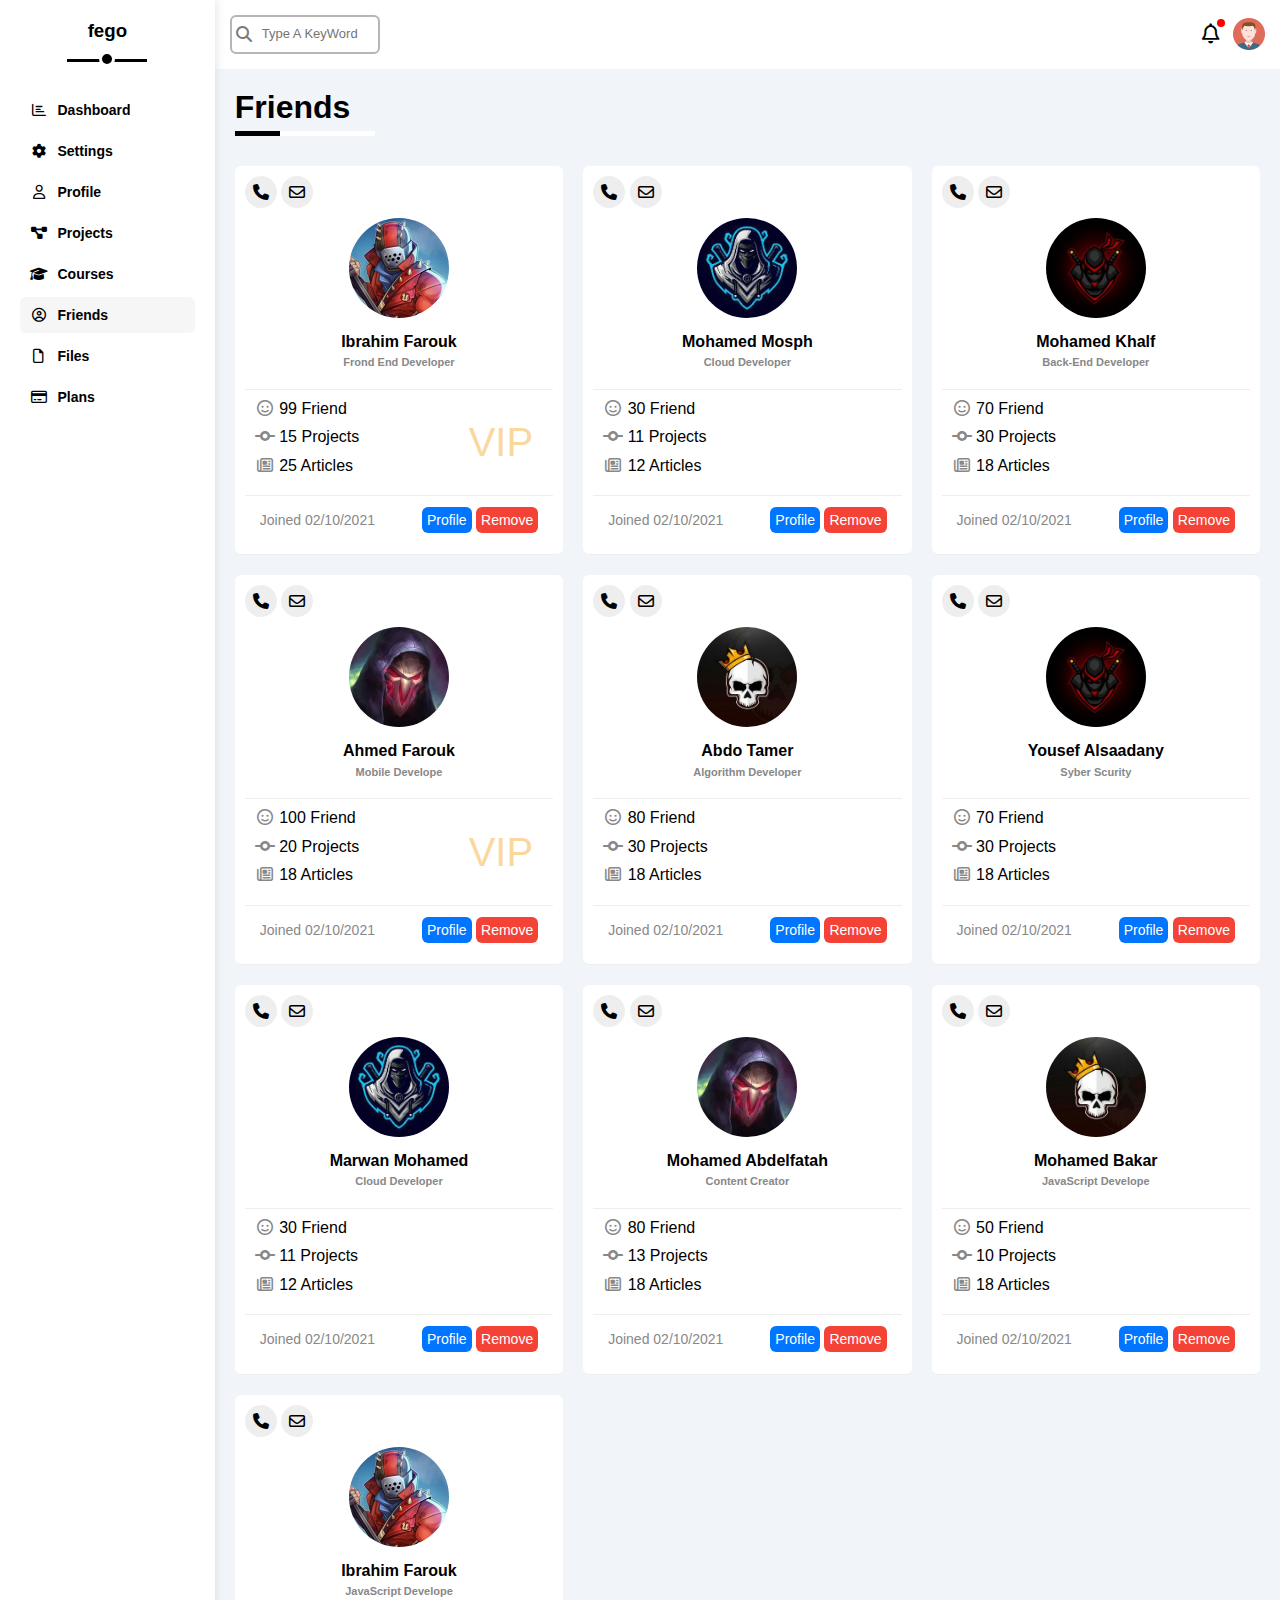
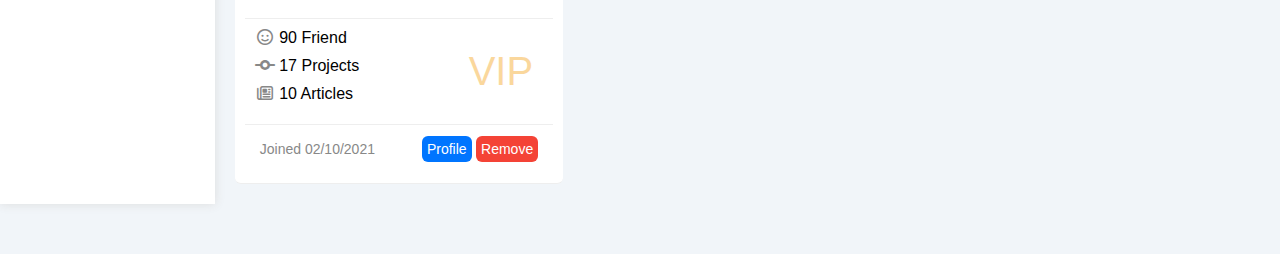
<file: frinds.html>
<!DOCTYPE html>
<html lang="en">
    <head>
        <meta charset="UTF-8">
        <meta http-equiv="X-UA-Compatible" content="IE=edge" />
        <meta name="viewport" content="width=device-width, initial-scale=1.0">
        <title>Friends</title>
        <!-- main file css -->
        <link rel="stylesheet" href="css/framework.css">
        <link rel="stylesheet" href="css/index.css">
        
        <!-- A file that adjusts the size and other adjustments like other browsers, so there is no significant difference or Rander 
        all elments normally -->
        <link rel="stylesheet" href="css/normalize.css">
        <!-- Font Awesome Library -->
        <link rel="stylesheet" href="css/all.min.css">
        <!--  Google font -->
        <link rel="preconnect" href="https://fonts.googleapis.com">
        <link rel="preconnect" href="https://fonts.gstatic.com" crossorigin>
        <link href="https://fonts.googleapis.com/css2?family=Cairo:wght@200..1000&display=swap" rel="stylesheet">
    </head>
<body>
    <!-- start sidebar -->
    <div class="page d-flex">
        <div class="sidebar p-relative bg-white p-20">
            <h3 class="p-relative txt-c mt-0">fego</h3>
            <ul>
                <li>
                    <a class="d-flex align-center fs-14 c-black rad-6 p-10" href="index.html">
                        <i class="fa-regular fa-chart-bar fa-fw"></i>
                        <span>Dashboard</span>
                    </a>     
                </li>
                <li>
                    <a class=" d-flex align-center fs-14 c-black rad-6 p-10" href="setting.html">
                        <i class="fa-solid fa-gear fa-fw"></i>
                        <span>Settings</span>
                    </a>     
                </li>
                <li>
                    <a class="d-flex align-center fs-14 c-black rad-6 p-10" href="profile.html">
                        <i class="fa-regular fa-user fa-fw"></i>
                        <span>Profile</span>
                    </a>     
                </li>
                <li>
                    <a class="d-flex align-center fs-14 c-black rad-6 p-10" href="projects.html">
                        <i class="fa-solid fa-diagram-project fa-fw"></i>
                        <span>Projects</span>
                    </a>     
                </li>
                <li>
                    <a class=" d-flex align-center fs-14 c-black rad-6 p-10" href="courses.html">
                        <i class="fa-solid fa-graduation-cap fa-fw"></i>
                        <span>Courses</span>
                    </a>     
                </li>
                <li>
                    <a class="active d-flex align-center fs-14 c-black rad-6 p-10" href="frinds.html">
                        <i class="fa-regular fa-circle-user fa-fw"></i>
                        <span>Friends</span>
                    </a>     
                </li>
                <li>
                    <a class="d-flex align-center fs-14 c-black rad-6 p-10" href="files.html">
                        <i class="fa-regular fa-file fa-fw"></i>
                        <span>Files</span>
                    </a>     
                </li>
                <li>
                    <a class="d-flex align-center fs-14 c-black rad-6 p-10" href="plans.html">
                        <i class="fa-regular fa-credit-card fa-fw"></i>
                        <span>Plans</span>
                    </a>     
                </li>
            </ul>
        </div>
        <!-- end Sidebar -->
        <!-- start content  -->
        <div class="content w-full">
            <div class="head between-flex p-15 bg-white ">
                <div class="search p-relative">
                    <i class="fa-solid fa-magnifying-glass p-absolute"></i>
                    <input type="text" placeholder="Type A KeyWord" class="rad-6">
                </div>
                <div class="icons d-flex align-center">
                    <span class="notification p-relative" >
                        <i class="fa-regular fa-bell fa-lg" ></i>
                    </span>
                    <img src="image/avatar.png" alt="fego masr" class="avater">
                </div>
            </div>
            <!-- start friends -->
            <h1 class="p-relative">Friends</h1>
            <div class="friends-box d-grid gap-20 m-20">
                <div class="friend bg-white p-relative rad-6 p-10 border-bottom">
                    <div class="phone-friend">
                        <i class="fa-solid fa-phone"></i>
                        <i class="fa-regular fa-envelope"></i>
                    </div>
                    <div class="pb-10 d-flex image-friend border-bottom">
                        <img src="image/friend-01.jpg" class="rad-50" alt="">
                        <h4>Ibrahim Farouk</h4>
                        <p class="c-grey pt-5 fs-11 fw-bold">Frond End Developer</p>
                    </div>
                    <div class="project-friend p-relative p-10 border-bottom">
                        <div class="mb-10 ">
                            <i class="fa-regular fa-face-smile fa-fw c-grey"></i>
                            <span >99 Friend</span>
                        </div>
                        <div class="mb-10">
                            <i class="fa-solid fa-code-commit fa-fw c-grey"></i>
                            <span>15 Projects</span>
                        </div>
                        <div class="mb-10">
                            <i class="fa-regular fa-newspaper fa-fw c-grey"></i>
                            <span>25 Articles</span>
                        </div>
                        <span class="vip fw-bold p-absolute c-orange">VIP</span>
                    </div>
                    <div class="joined-friend between-flex p-15 ">
                        <p class="c-grey fs-14">Joined 02/10/2021</p>
                            <div class="link-friend">
                                <a href="#" class="bg-blue p-5 rad-6 c-white fs-14">Profile</a>
                                <a href="#" class="bg-red p-5 rad-6 c-white fs-14">Remove</a>
                            </div>
                    </div>
                </div>

                <div class="friend bg-white p-relative rad-6 p-10 border-bottom">
                    <div class="phone-friend">
                        <i class="fa-solid fa-phone"></i>
                        <i class="fa-regular fa-envelope"></i>
                    </div>
                    <div class="pb-10 d-flex image-friend border-bottom">
                        <img src="image/friend-02.jpg" class="rad-50" alt="">
                        <h4>Mohamed Mosph</h4>
                        <p class="c-grey pt-5 fs-11 fw-bold">Cloud Developer</p>
                    </div>
                    <div class="project-friend p-relative p-10 border-bottom">
                        <div class="mb-10 ">
                            <i class="fa-regular fa-face-smile fa-fw c-grey"></i>
                            <span >30 Friend</span>
                        </div>
                        <div class="mb-10">
                            <i class="fa-solid fa-code-commit fa-fw c-grey"></i>
                            <span>11 Projects</span>
                        </div>
                        <div class="mb-10">
                            <i class="fa-regular fa-newspaper fa-fw c-grey"></i>
                            <span>12 Articles</span>
                        </div>
                    </div>
                    <div class="joined-friend between-flex p-15 ">
                        <p class="c-grey fs-14">Joined 02/10/2021</p>
                            <div class="link-friend">
                                <a href="#" class="bg-blue p-5 rad-6 c-white fs-14">Profile</a>
                                <a href="#" class="bg-red p-5 rad-6 c-white fs-14">Remove</a>
                            </div>
                    </div>
                </div>

                <div class="friend bg-white p-relative rad-6 p-10 border-bottom">
                    <div class="phone-friend">
                        <i class="fa-solid fa-phone"></i>
                        <i class="fa-regular fa-envelope"></i>
                    </div>
                    <div class="pb-10 d-flex image-friend border-bottom">
                        <img src="image/friend-04.jpg" class="rad-50" alt="">
                        <h4>Mohamed Khalf</h4>
                        <p class="c-grey pt-5 fs-11 fw-bold">Back-End Developer</p>
                    </div>
                    <div class="project-friend p-relative p-10 border-bottom">
                        <div class="mb-10 ">
                            <i class="fa-regular fa-face-smile fa-fw c-grey"></i>
                            <span >70 Friend</span>
                        </div>
                        <div class="mb-10">
                            <i class="fa-solid fa-code-commit fa-fw c-grey"></i>
                            <span>30 Projects</span>
                        </div>
                        <div class="mb-10">
                            <i class="fa-regular fa-newspaper fa-fw c-grey"></i>
                            <span>18 Articles</span>
                        </div>
                    </div>
                    <div class="joined-friend between-flex p-15 ">
                        <p class="c-grey fs-14">Joined 02/10/2021</p>
                            <div class="link-friend">
                                <a href="#" class="bg-blue p-5 rad-6 c-white fs-14">Profile</a>
                                <a href="#" class="bg-red p-5 rad-6 c-white fs-14">Remove</a>
                            </div>
                    </div>
                </div>

                <div class="friend bg-white p-relative rad-6 p-10 border-bottom">
                    <div class="phone-friend">
                        <i class="fa-solid fa-phone"></i>
                        <i class="fa-regular fa-envelope"></i>
                    </div>
                    <div class="pb-10 d-flex image-friend border-bottom">
                        <img src="image/friend-03.jpg" class="rad-50" alt="">
                        <h4>Ahmed Farouk</h4>
                        <p class="c-grey pt-5 fs-11 fw-bold">Mobile Develope</p>
                    </div>
                    <div class="project-friend p-relative p-10 border-bottom">
                        <div class="mb-10 ">
                            <i class="fa-regular fa-face-smile fa-fw c-grey"></i>
                            <span >100 Friend</span>
                        </div>
                        <div class="mb-10">
                            <i class="fa-solid fa-code-commit fa-fw c-grey"></i>
                            <span>20 Projects</span>
                        </div>
                        <div class="mb-10">
                            <i class="fa-regular fa-newspaper fa-fw c-grey"></i>
                            <span>18 Articles</span>
                        </div>
                        <span class="vip fw-bold p-absolute c-orange">VIP</span>
                    </div>
                    <div class="joined-friend between-flex p-15 ">
                        <p class="c-grey fs-14">Joined 02/10/2021</p>
                            <div class="link-friend">
                                <a href="#" class="bg-blue p-5 rad-6 c-white fs-14">Profile</a>
                                <a href="#" class="bg-red p-5 rad-6 c-white fs-14">Remove</a>
                            </div>
                    </div>
                </div>

                <div class="friend bg-white p-relative rad-6 p-10 border-bottom">
                    <div class="phone-friend">
                        <i class="fa-solid fa-phone"></i>
                        <i class="fa-regular fa-envelope"></i>
                    </div>
                    <div class="pb-10 d-flex image-friend border-bottom">
                        <img src="image/friend-05.jpg" class="rad-50" alt="">
                        <h4>Abdo Tamer</h4>
                        <p class="c-grey pt-5 fs-11 fw-bold"> Algorithm Developer</p>
                    </div>
                    <div class="project-friend p-relative p-10 border-bottom">
                        <div class="mb-10 ">
                            <i class="fa-regular fa-face-smile fa-fw c-grey"></i>
                            <span >80 Friend</span>
                        </div>
                        <div class="mb-10">
                            <i class="fa-solid fa-code-commit fa-fw c-grey"></i>
                            <span>30 Projects</span>
                        </div>
                        <div class="mb-10">
                            <i class="fa-regular fa-newspaper fa-fw c-grey"></i>
                            <span>18 Articles</span>
                        </div>
                    </div>
                    <div class="joined-friend between-flex p-15 ">
                        <p class="c-grey fs-14">Joined 02/10/2021</p>
                            <div class="link-friend">
                                <a href="#" class="bg-blue p-5 rad-6 c-white fs-14">Profile</a>
                                <a href="#" class="bg-red p-5 rad-6 c-white fs-14">Remove</a>
                            </div>
                    </div>
                </div>

                <div class="friend bg-white p-relative rad-6 p-10 border-bottom">
                    <div class="phone-friend">
                        <i class="fa-solid fa-phone"></i>
                        <i class="fa-regular fa-envelope"></i>
                    </div>
                    <div class="pb-10 d-flex image-friend border-bottom">
                        <img src="image/friend-04.jpg" class="rad-50" alt="">
                        <h4>Yousef Alsaadany</h4>
                        <p class="c-grey pt-5 fs-11 fw-bold">Syber Scurity</p>
                    </div>
                    <div class="project-friend p-relative p-10 border-bottom">
                        <div class="mb-10 ">
                            <i class="fa-regular fa-face-smile fa-fw c-grey"></i>
                            <span >70 Friend</span>
                        </div>
                        <div class="mb-10">
                            <i class="fa-solid fa-code-commit fa-fw c-grey"></i>
                            <span>30 Projects</span>
                        </div>
                        <div class="mb-10">
                            <i class="fa-regular fa-newspaper fa-fw c-grey"></i>
                            <span>18 Articles</span>
                        </div>
                    </div>
                    <div class="joined-friend between-flex p-15 ">
                        <p class="c-grey fs-14">Joined 02/10/2021</p>
                            <div class="link-friend">
                                <a href="#" class="bg-blue p-5 rad-6 c-white fs-14">Profile</a>
                                <a href="#" class="bg-red p-5 rad-6 c-white fs-14">Remove</a>
                            </div>
                    </div>
                </div>

                <div class="friend bg-white p-relative rad-6 p-10 border-bottom">
                    <div class="phone-friend">
                        <i class="fa-solid fa-phone"></i>
                        <i class="fa-regular fa-envelope"></i>
                    </div>
                    <div class="pb-10 d-flex image-friend border-bottom">
                        <img src="image/friend-02.jpg" class="rad-50" alt="">
                        <h4>Marwan Mohamed</h4>
                        <p class="c-grey pt-5 fs-11 fw-bold">Cloud Developer</p>
                    </div>
                    <div class="project-friend p-relative p-10 border-bottom">
                        <div class="mb-10 ">
                            <i class="fa-regular fa-face-smile fa-fw c-grey"></i>
                            <span >30 Friend</span>
                        </div>
                        <div class="mb-10">
                            <i class="fa-solid fa-code-commit fa-fw c-grey"></i>
                            <span>11 Projects</span>
                        </div>
                        <div class="mb-10">
                            <i class="fa-regular fa-newspaper fa-fw c-grey"></i>
                            <span>12 Articles</span>
                        </div>
                    </div>
                    <div class="joined-friend between-flex p-15 ">
                        <p class="c-grey fs-14">Joined 02/10/2021</p>
                            <div class="link-friend">
                                <a href="#" class="bg-blue p-5 rad-6 c-white fs-14">Profile</a>
                                <a href="#" class="bg-red p-5 rad-6 c-white fs-14">Remove</a>
                            </div>
                    </div>
                </div>

                <div class="friend bg-white p-relative rad-6 p-10 border-bottom">
                    <div class="phone-friend">
                        <i class="fa-solid fa-phone"></i>
                        <i class="fa-regular fa-envelope"></i>
                    </div>
                    <div class="pb-10 d-flex image-friend border-bottom">
                        <img src="image/friend-03.jpg" class="rad-50" alt="">
                        <h4>Mohamed Abdelfatah</h4>
                        <p class="c-grey pt-5 fs-11 fw-bold">Content Creator</p>
                    </div>
                    <div class="project-friend p-relative p-10 border-bottom">
                        <div class="mb-10 ">
                            <i class="fa-regular fa-face-smile fa-fw c-grey"></i>
                            <span >80 Friend</span>
                        </div>
                        <div class="mb-10">
                            <i class="fa-solid fa-code-commit fa-fw c-grey"></i>
                            <span>13 Projects</span>
                        </div>
                        <div class="mb-10">
                            <i class="fa-regular fa-newspaper fa-fw c-grey"></i>
                            <span>18 Articles</span>
                        </div>
                    </div>
                    <div class="joined-friend between-flex p-15 ">
                        <p class="c-grey fs-14">Joined 02/10/2021</p>
                            <div class="link-friend">
                                <a href="#" class="bg-blue p-5 rad-6 c-white fs-14">Profile</a>
                                <a href="#" class="bg-red p-5 rad-6 c-white fs-14">Remove</a>
                            </div>
                    </div>
                </div>
                
                <div class="friend bg-white p-relative rad-6 p-10 border-bottom">
                    <div class="phone-friend">
                        <i class="fa-solid fa-phone"></i>
                        <i class="fa-regular fa-envelope"></i>
                    </div>
                    <div class="pb-10 d-flex image-friend border-bottom">
                        <img src="image/friend-05.jpg" class="rad-50" alt="">
                        <h4>Mohamed Bakar</h4>
                        <p class="c-grey pt-5 fs-11 fw-bold">JavaScript Develope</p>
                    </div>
                    <div class="project-friend p-relative p-10 border-bottom">
                        <div class="mb-10 ">
                            <i class="fa-regular fa-face-smile fa-fw c-grey"></i>
                            <span >50 Friend</span>
                        </div>
                        <div class="mb-10">
                            <i class="fa-solid fa-code-commit fa-fw c-grey"></i>
                            <span>10 Projects</span>
                        </div>
                        <div class="mb-10">
                            <i class="fa-regular fa-newspaper fa-fw c-grey"></i>
                            <span>18 Articles</span>
                        </div>
                    </div>
                    <div class="joined-friend between-flex p-15 ">
                        <p class="c-grey fs-14">Joined 02/10/2021</p>
                            <div class="link-friend">
                                <a href="#" class="bg-blue p-5 rad-6 c-white fs-14">Profile</a>
                                <a href="#" class="bg-red p-5 rad-6 c-white fs-14">Remove</a>
                            </div>
                    </div>
                </div>
                
                <div class="friend bg-white p-relative rad-6 p-10 border-bottom">
                    <div class="phone-friend">
                        <i class="fa-solid fa-phone"></i>
                        <i class="fa-regular fa-envelope"></i>
                    </div>
                    <div class="pb-10 d-flex image-friend border-bottom">
                        <img src="image/friend-01.jpg" class="rad-50" alt="">
                        <h4>Ibrahim Farouk</h4>
                        <p class="c-grey pt-5 fs-11 fw-bold">JavaScript Develope</p>
                    </div>
                    <div class="project-friend p-relative p-10 border-bottom">
                        <div class="mb-10 ">
                            <i class="fa-regular fa-face-smile fa-fw c-grey"></i>
                            <span >90 Friend</span>
                        </div>
                        <div class="mb-10">
                            <i class="fa-solid fa-code-commit fa-fw c-grey"></i>
                            <span>17 Projects</span>
                        </div>
                        <div class="mb-10">
                            <i class="fa-regular fa-newspaper fa-fw c-grey"></i>
                            <span>10 Articles</span>
                        </div>
                        <span class="vip fw-bold p-absolute c-orange">VIP</span>
                    </div>
                    <div class="joined-friend between-flex p-15 ">
                        <p class="c-grey fs-14">Joined 02/10/2021</p>
                            <div class="link-friend">
                                <a href="#" class="bg-blue p-5 rad-6 c-white fs-14">Profile</a>
                                <a href="#" class="bg-red p-5 rad-6 c-white fs-14">Remove</a>
                            </div>
                    </div>
                </div>
            </div>
            <!-- End friends -->
        </div>
        <!-- End content  -->
    </div>
    <!-- end Page -->
</div>
</body>
</html>
</file>
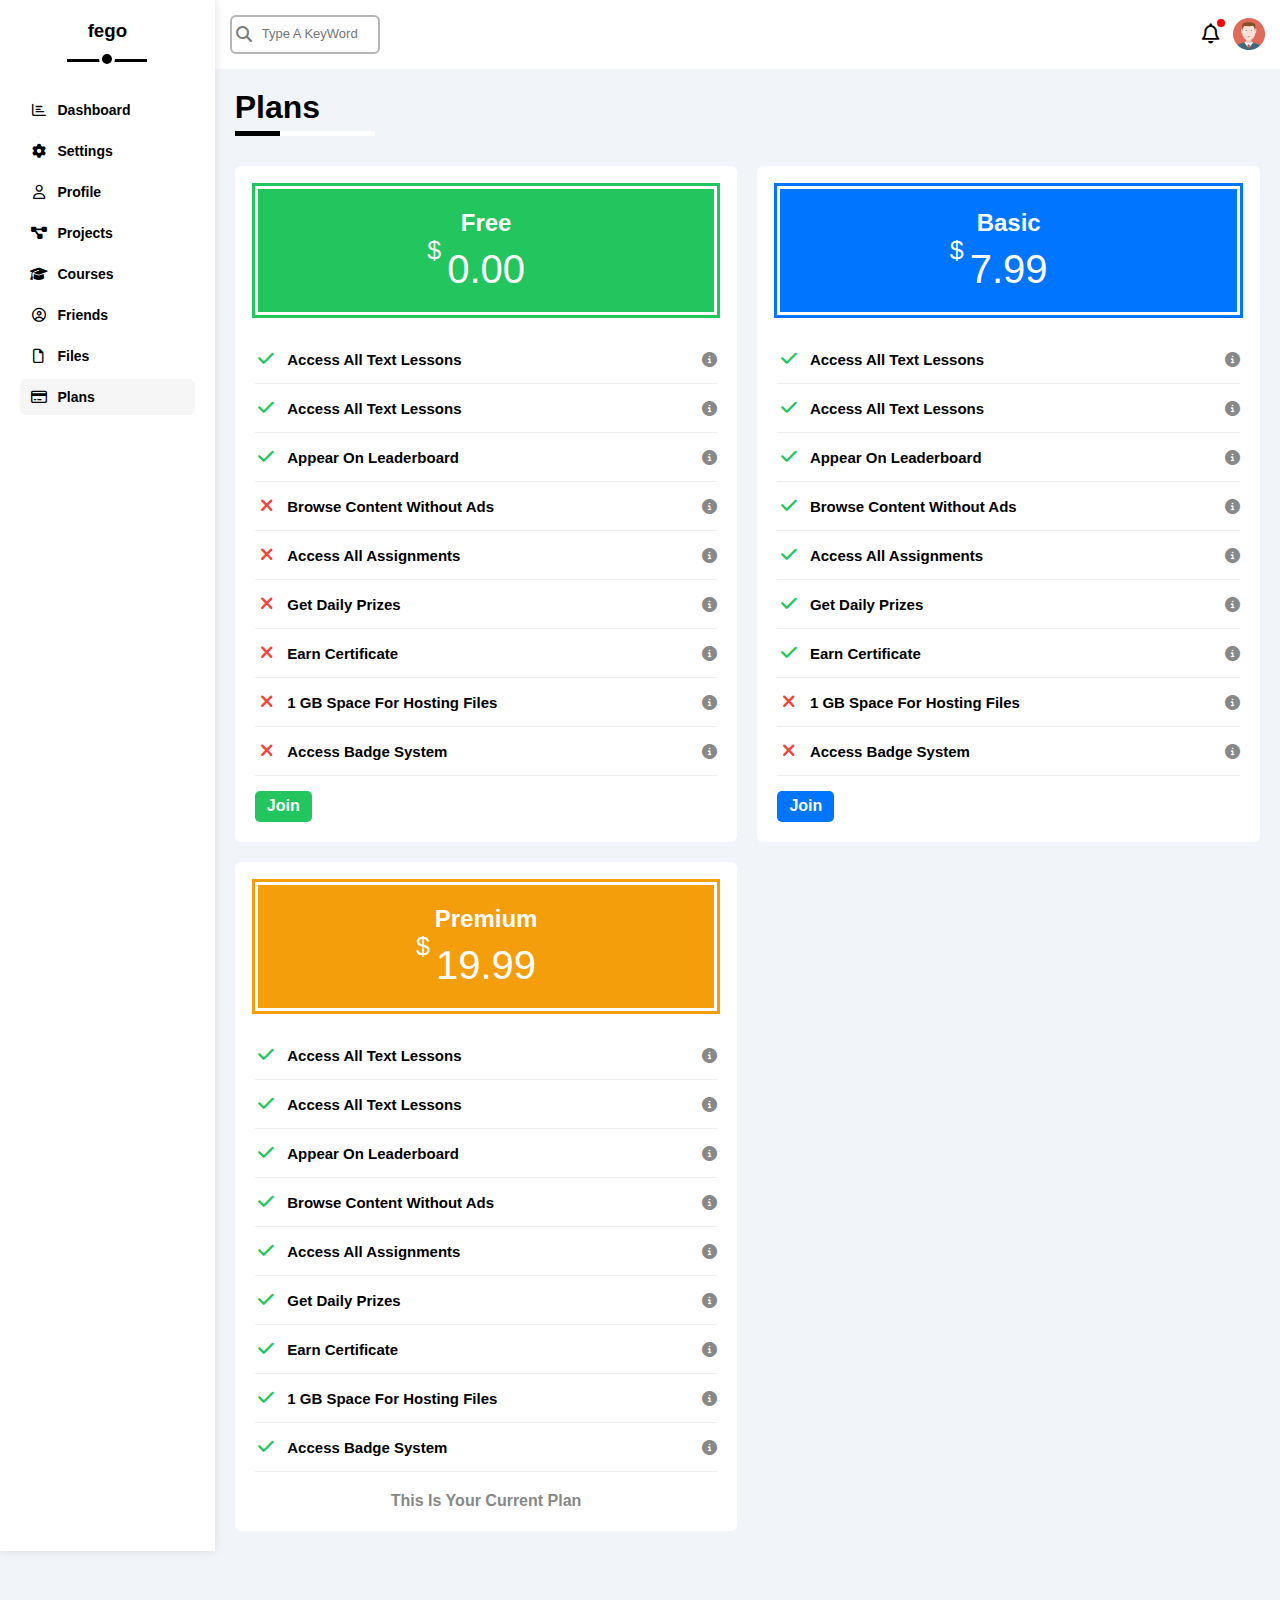
<file: plans.html>
<!DOCTYPE html>
<html lang="en">
    <head>
        <meta charset="UTF-8">
        <meta http-equiv="X-UA-Compatible" content="IE=edge" />
        <meta name="viewport" content="width=device-width, initial-scale=1.0">
        <title>Plans</title>
        <!-- main file css -->
        <link rel="stylesheet" href="css/framework.css">
        <link rel="stylesheet" href="css/index.css">
        
        <!-- A file that adjusts the size and other adjustments like other browsers, so there is no significant difference or Rander 
        all elments normally -->
        <link rel="stylesheet" href="css/normalize.css">
        <!-- Font Awesome Library -->
        <link rel="stylesheet" href="css/all.min.css">
        <!--  Google font -->
        <link rel="preconnect" href="https://fonts.googleapis.com">
        <link rel="preconnect" href="https://fonts.gstatic.com" crossorigin>
        <link href="https://fonts.googleapis.com/css2?family=Cairo:wght@200..1000&display=swap" rel="stylesheet">
    </head>
<body>
    <!-- start sidebar -->
    <div class="page d-flex">
        <div class="sidebar p-relative bg-white p-20">
            <h3 class="p-relative txt-c mt-0">fego</h3>
            <ul>
                <li>
                    <a class="d-flex align-center fs-14 c-black rad-6 p-10" href="index.html">
                        <i class="fa-regular fa-chart-bar fa-fw"></i>
                        <span>Dashboard</span>
                    </a>     
                </li>
                <li>
                    <a class=" d-flex align-center fs-14 c-black rad-6 p-10" href="setting.html">
                        <i class="fa-solid fa-gear fa-fw"></i>
                        <span>Settings</span>
                    </a>     
                </li>
                <li>
                    <a class="d-flex align-center fs-14 c-black rad-6 p-10" href="profile.html">
                        <i class="fa-regular fa-user fa-fw"></i>
                        <span>Profile</span>
                    </a>     
                </li>
                <li>
                    <a class="d-flex align-center fs-14 c-black rad-6 p-10" href="projects.html">
                        <i class="fa-solid fa-diagram-project fa-fw"></i>
                        <span>Projects</span>
                    </a>     
                </li>
                <li>
                    <a class=" d-flex align-center fs-14 c-black rad-6 p-10" href="courses.html">
                        <i class="fa-solid fa-graduation-cap fa-fw"></i>
                        <span>Courses</span>
                    </a>     
                </li>
                <li>
                    <a class="d-flex align-center fs-14 c-black rad-6 p-10" href="frinds.html">
                        <i class="fa-regular fa-circle-user fa-fw"></i>
                        <span>Friends</span>
                    </a>     
                </li>
                <li>
                    <a class="d-flex align-center fs-14 c-black rad-6 p-10" href="files.html">
                        <i class="fa-regular fa-file fa-fw"></i>
                        <span>Files</span>
                    </a>     
                </li>
                <li>
                    <a class="active d-flex align-center fs-14 c-black rad-6 p-10" href="plans.html">
                        <i class="fa-regular fa-credit-card fa-fw"></i>
                        <span>Plans</span>
                    </a>     
                </li>
            </ul>
        </div>
        <!-- end Sidebar -->
        <!-- start content  -->
        <div class="content w-full">
            <div class="head between-flex p-15 bg-white ">
                <div class="search p-relative">
                    <i class="fa-solid fa-magnifying-glass p-absolute"></i>
                    <input type="text" placeholder="Type A KeyWord" class="rad-6">
                </div>
                <div class="icons d-flex align-center">
                    <span class="notification p-relative" >
                        <i class="fa-regular fa-bell fa-lg" ></i>
                    </span>
                    <img src="image/avatar.png" alt="fego masr" class="avater">
                </div>
            </div>
            <!-- start Plans -->
            <h1 class="p-relative">Plans</h1>
            <div class="plan-box d-grid gap-20 m-20">
                <div class="plan bg-white rad-6 p-20">
                    <div class="top-plan txt-c bg-green p-20">
                        <h2 class="c-white m-0">Free</h2>
                        <div class="price-plan pt-10 c-white p-relative">
                            <span>$</span>
                            0.00
                        </div>
                    </div>
                    <ul class="list-plan pt-20">
                        <li>
                            <i class="fa-solid fa-check fa-fw yes"></i>
                            <span class="fw-bold">Access All Text Lessons</span>
                            <i class="fa-solid fa-circle-info help"></i>
                        </li>
                        <li>
                            <i class="fa-solid fa-check fa-fw yes"></i>
                            <span class="fw-bold">Access All Text Lessons</span>
                            <i class="fa-solid fa-circle-info help"></i>
                        </li>
                        <li>
                            <i class="fa-solid fa-check fa-fw yes"></i>
                            <span class="fw-bold">Appear On Leaderboard</span>
                            <i class="fa-solid fa-circle-info help"></i>
                        </li>
                        <li>
                            <i class="fa-solid fa-xmark fa-fw no"></i>
                            <span class="fw-bold">Browse Content Without Ads</span>
                            <i class="fa-solid fa-circle-info help"></i>
                        </li>
                        <li>
                            <i class="fa-solid fa-xmark fa-fw no"></i>
                            <span class="fw-bold">Access All Assignments</span>
                            <i class="fa-solid fa-circle-info help"></i>
                        </li>
                        <li>
                            <i class="fa-solid fa-xmark fa-fw no"></i>
                            <span class="fw-bold">Get Daily Prizes</span>
                            <i class="fa-solid fa-circle-info help"></i>
                        </li>
                        <li>
                            <i class="fa-solid fa-xmark fa-fw no"></i>
                            <span class="fw-bold">Earn Certificate</span>
                            <i class="fa-solid fa-circle-info help"></i>
                        </li>
                        <li>
                            <i class="fa-solid fa-xmark fa-fw no"></i>
                            <span class="fw-bold">1 GB Space For Hosting Files</span>
                            <i class="fa-solid fa-circle-info help"></i>
                        </li>
                        <li>
                            <i class="fa-solid fa-xmark fa-fw no"></i>
                            <span class="fw-bold">Access Badge System</span>
                            <i class="fa-solid fa-circle-info help"></i>
                        </li>
                    </ul>
                    <input type="submit" value="Join" class="submit-plan fw-bold bg-green c-white">
                </div>
                <div class="plan bg-white rad-6 p-20">
                    <div class="top-plan top2 txt-c bg-blue p-20">
                        <h2 class="c-white m-0">Basic</h2>
                        <div class="price-plan pt-10 c-white p-relative">
                            <span>$</span>
                            7.99
                        </div>
                    </div>
                    <ul class="list-plan pt-20">
                        <li>
                            <i class="fa-solid fa-check fa-fw yes"></i>
                            <span class="fw-bold">Access All Text Lessons</span>
                            <i class="fa-solid fa-circle-info help"></i>
                        </li>
                        <li>
                            <i class="fa-solid fa-check fa-fw yes"></i>
                            <span class="fw-bold">Access All Text Lessons</span>
                            <i class="fa-solid fa-circle-info help"></i>
                        </li>
                        <li>
                            <i class="fa-solid fa-check fa-fw yes"></i>
                            <span class="fw-bold">Appear On Leaderboard</span>
                            <i class="fa-solid fa-circle-info help"></i>
                        </li>
                        <li>
                            <i class="fa-solid fa-check fa-fw yes"></i>
                            <span class="fw-bold">Browse Content Without Ads</span>
                            <i class="fa-solid fa-circle-info help"></i>
                        </li>
                        <li>
                            <i class="fa-solid fa-check fa-fw yes"></i>
                            <span class="fw-bold">Access All Assignments</span>
                            <i class="fa-solid fa-circle-info help"></i>
                        </li>
                        <li>
                            <i class="fa-solid fa-check fa-fw yes"></i>
                            <span class="fw-bold">Get Daily Prizes</span>
                            <i class="fa-solid fa-circle-info help"></i>
                        </li>
                        <li>
                            <i class="fa-solid fa-check fa-fw yes"></i>
                            <span class="fw-bold">Earn Certificate</span>
                            <i class="fa-solid fa-circle-info help"></i>
                        </li>
                        <li>
                            <i class="fa-solid fa-xmark fa-fw no"></i>
                            <span class="fw-bold">1 GB Space For Hosting Files</span>
                            <i class="fa-solid fa-circle-info help"></i>
                        </li>
                        <li>
                            <i class="fa-solid fa-xmark fa-fw no"></i>
                            <span class="fw-bold">Access Badge System</span>
                            <i class="fa-solid fa-circle-info help"></i>
                        </li>
                    </ul>
                    <input type="submit" value="Join" class="submit-plan fw-bold bg-blue c-white">
                </div>
                <div class="plan bg-white rad-6 p-20">
                    <div class="top-plan top3 txt-c bg-orange p-20">
                        <h2 class="c-white m-0">Premium</h2>
                        <div class="price-plan pt-10 c-white p-relative">
                            <span>$</span>
                            19.99
                        </div>
                    </div>
                    <ul class="list-plan pt-20">
                        <li>
                            <i class="fa-solid fa-check fa-fw yes"></i>
                            <span class="fw-bold">Access All Text Lessons</span>
                            <i class="fa-solid fa-circle-info help"></i>
                        </li>
                        <li>
                            <i class="fa-solid fa-check fa-fw yes"></i>
                            <span class="fw-bold">Access All Text Lessons</span>
                            <i class="fa-solid fa-circle-info help"></i>
                        </li>
                        <li>
                            <i class="fa-solid fa-check fa-fw yes"></i>
                            <span class="fw-bold">Appear On Leaderboard</span>
                            <i class="fa-solid fa-circle-info help"></i>
                        </li>
                        <li>
                            <i class="fa-solid fa-check fa-fw yes"></i>
                            <span class="fw-bold">Browse Content Without Ads</span>
                            <i class="fa-solid fa-circle-info help"></i>
                        </li>
                        <li>
                            <i class="fa-solid fa-check fa-fw yes"></i>
                            <span class="fw-bold">Access All Assignments</span>
                            <i class="fa-solid fa-circle-info help"></i>
                        </li>
                        <li>
                            <i class="fa-solid fa-check fa-fw yes"></i>
                            <span class="fw-bold">Get Daily Prizes</span>
                            <i class="fa-solid fa-circle-info help"></i>
                        </li>
                        <li>
                            <i class="fa-solid fa-check fa-fw yes"></i>
                            <span class="fw-bold">Earn Certificate</span>
                            <i class="fa-solid fa-circle-info help"></i>
                        </li>
                        <li>
                            <i class="fa-solid fa-check fa-fw yes"></i>
                            <span class="fw-bold">1 GB Space For Hosting Files</span>
                            <i class="fa-solid fa-circle-info help"></i>
                        </li>
                        <li>
                            <i class="fa-solid fa-check fa-fw yes"></i>
                            <span class="fw-bold">Access Badge System</span>
                            <i class="fa-solid fa-circle-info help"></i>
                        </li>
                    </ul>
                    <p class="c-grey fw-bold txt-c pt-20">This Is Your Current Plan</p>
                </div>
            </div>
            <!-- End Plans -->
        </div>
        <!-- End content  -->
    </div>
    <!-- end Page -->
</div>
</body>
</html>
</file>
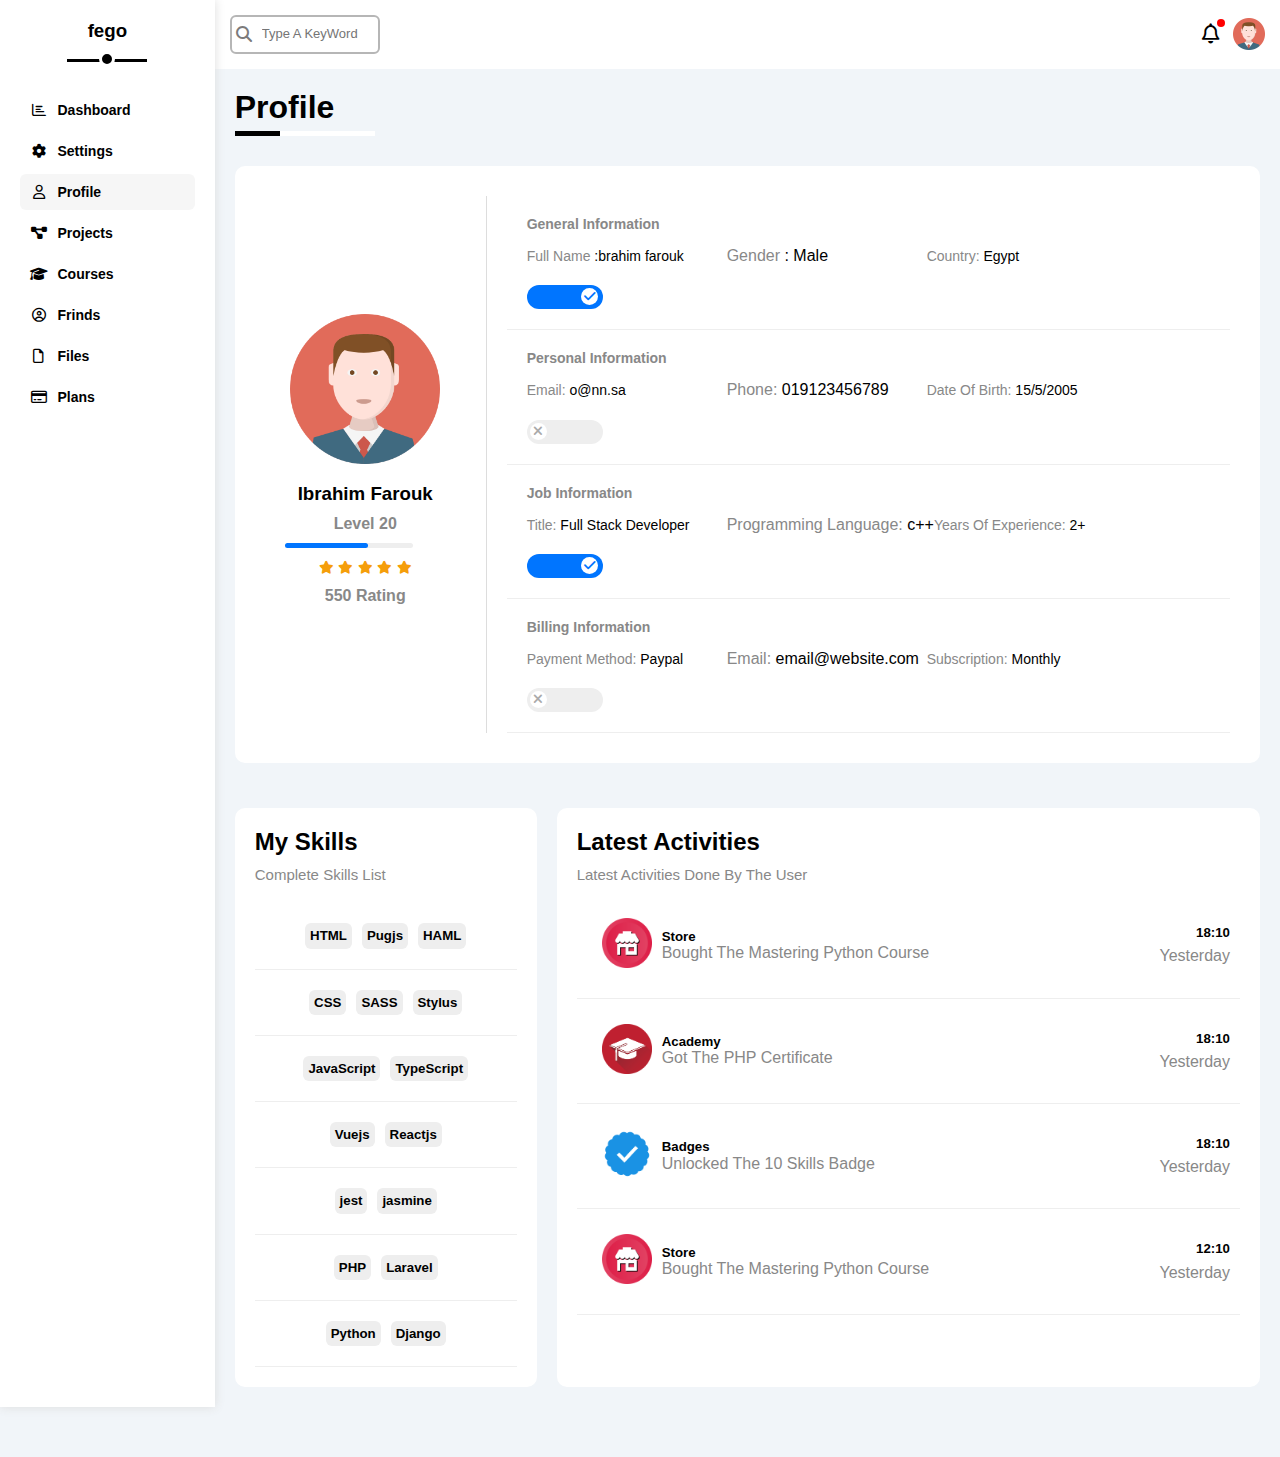
<file: profile.html>
<!DOCTYPE html>
<html lang="en">
    <head>
        <meta charset="UTF-8">
        <meta http-equiv="X-UA-Compatible" content="IE=edge" />
        <meta name="viewport" content="width=device-width, initial-scale=1.0">
        <title>Profile</title>
        <!-- main file css -->
        <link rel="stylesheet" href="css/framework.css">
        <link rel="stylesheet" href="css/index.css">
        
        <!-- A file that adjusts the size and other adjustments like other browsers, so there is no significant difference or Rander 
        all elments normally -->
        <link rel="stylesheet" href="css/normalize.css">
        <!-- Font Awesome Library -->
        <link rel="stylesheet" href="css/all.min.css">
        <!--  Google font -->
        <link rel="preconnect" href="https://fonts.googleapis.com">
        <link rel="preconnect" href="https://fonts.gstatic.com" crossorigin>
        <link href="https://fonts.googleapis.com/css2?family=Cairo:wght@200..1000&display=swap" rel="stylesheet">
    </head>
<body>
    <!-- start sidebar -->
    <div class="page d-flex">
        <div class="sidebar p-relative bg-white p-20">
            <h3 class="p-relative txt-c mt-0">fego</h3>
            <ul>
                <li>
                    <a class="d-flex align-center fs-14 c-black rad-6 p-10" href="index.html">
                        <i class="fa-regular fa-chart-bar fa-fw"></i>
                        <span>Dashboard</span>
                    </a>     
                </li>
                <li>
                    <a class=" d-flex align-center fs-14 c-black rad-6 p-10" href="setting.html">
                        <i class="fa-solid fa-gear fa-fw"></i>
                        <span>Settings</span>
                    </a>     
                </li>
                <li>
                    <a class="active d-flex align-center fs-14 c-black rad-6 p-10" href="profile.html">
                        <i class="fa-regular fa-user fa-fw"></i>
                        <span>Profile</span>
                    </a>     
                </li>
                <li>
                    <a class="d-flex align-center fs-14 c-black rad-6 p-10" href="index.html">
                        <i class="fa-solid fa-diagram-project fa-fw"></i>
                        <span>Projects</span>
                    </a>     
                </li>
                <li>
                    <a class="d-flex align-center fs-14 c-black rad-6 p-10" href="index.html">
                        <i class="fa-solid fa-graduation-cap fa-fw"></i>
                        <span>Courses</span>
                    </a>     
                </li>
                <li>
                    <a class="d-flex align-center fs-14 c-black rad-6 p-10" href="index.html">
                        <i class="fa-regular fa-circle-user fa-fw"></i>
                        <span>Frinds</span>
                    </a>     
                </li>
                <li>
                    <a class="d-flex align-center fs-14 c-black rad-6 p-10" href="index.html">
                        <i class="fa-regular fa-file fa-fw"></i>
                        <span>Files</span>
                    </a>     
                </li>
                <li>
                    <a class="d-flex align-center fs-14 c-black rad-6 p-10" href="index.html">
                        <i class="fa-regular fa-credit-card fa-fw"></i>
                        <span>Plans</span>
                    </a>     
                </li>
            </ul>
        </div>
        <!-- end Sidebar -->
        <!-- start content  -->
        <div class="content w-full">
            <div class="head between-flex p-15 bg-white ">
                <div class="search p-relative">
                    <i class="fa-solid fa-magnifying-glass p-absolute"></i>
                    <input type="text" placeholder="Type A KeyWord" class="rad-6">
                </div>
                <div class="icons d-flex align-center">
                    <span class="notification p-relative" >
                        <i class="fa-regular fa-bell fa-lg" ></i>
                    </span>
                    <img src="image/avatar.png" alt="fego masr" class="avater">
                </div>
            </div>
            <!-- start Profile -->
            <h1 class="p-relative">Profile</h1>
            <div class="profile w-full">
                <!-- start overview -->
                <div class="overview m-20 d-flex gap-20 align-center bg-white rad-10">
                    <div class="avater p-20 txt-c">
                        <img src="image/avatar.png" alt="">
                        <h3 class="mb-10">Ibrahim Farouk</h3>
                        <p class="c-grey fw-bold mb-10">Level 20</p>
                        <div class="level rad-6 bg-eee p-relative mb-10">
                            <span class="p-absolute rad-6 bg-blue" style="width:65%"></span>
                        </div>
                        <div class="star mb-10">
                            <i class="fa-solid fa-star c-orange fs-13"></i>
                            <i class="fa-solid fa-star c-orange fs-13"></i>
                            <i class="fa-solid fa-star c-orange fs-13"></i>
                            <i class="fa-solid fa-star c-orange fs-13"></i>
                            <i class="fa-solid fa-star c-orange fs-13"></i>
                        </div>
                        <p class="c-grey fs-12 fw-bold mb-10">550 Rating</p>
                    </div>
                    <div class="info-box w-full txt-mobile">
                        <!-- start information -->
                        <div class="information d-flex align-center p-20">
                            <h4 class="m-0 pb-10 fs-14 w-full c-grey fw-bold ">General Information</h4>
                            <div class="fs-14">
                                <span class="c-grey">Full Name</span>
                                <span>:brahim farouk</span>
                            </div>
                            <div>
                                <span class="c-grey">Gender</span>
                                <span>: Male</span>
                            </div>
                            <div class="fs-14">
                                <span class="c-grey">Country:</span> 
                                <span>Egypt</span>
                            </div>
                            <div class="fs-13">
                                <label >
                                    <input class="toggle-checkbox" type="checkbox" checked >
                                    <div class="toggle-switch"></div>
                                </label>
                            </div>
                        </div>
                        <div class="information d-flex align-center p-20">
                            <h4 class="m-0 pb-10  fs-14 w-full c-grey fw-bold">Personal Information</h4>
                            <div class="fs-14">
                                <span class="c-grey">Email:</span>
                                <span>o@nn.sa</span>
                            </div>
                            <div>
                                <span class="c-grey">Phone:</span>
                                <span>019123456789</span>
                            </div>
                            <div class="fs-14">
                                <span class="c-grey">Date Of Birth:</span> 
                                <span>15/5/2005</span>
                            </div>
                            <div class="fs-13">
                                <label >
                                    <input class="toggle-checkbox" type="checkbox">
                                    <div class="toggle-switch"></div>
                                </label>
                            </div>
                        </div>
                        <div class="information d-flex align-center p-20">
                            <h4 class="m-0 pb-10  fs-14 w-full c-grey fw-bold">Job Information</h4>
                            <div class="fs-14">
                                <span class="c-grey">Title: </span>
                                <span>Full Stack Developer</span>
                            </div>
                            <div>
                                <span class="c-grey">Programming Language:</span>
                                <span>c++</span>
                            </div>
                            <div class="fs-14">
                                <span class="c-grey">Years Of Experience: </span> 
                                <span>2+</span>
                            </div>
                            <div class="fs-13">
                                <label >
                                    <input class="toggle-checkbox" type="checkbox" checked >
                                    <div class="toggle-switch"></div>
                                </label>
                            </div>
                        </div>
                        <div class="information d-flex align-center p-20">
                            <h4 class="m-0 pb-10  fs-14 w-full c-grey fw-bold">Billing Information</h4>
                            <div class="fs-14">
                                <span class="c-grey">Payment Method: </span>
                                <span>Paypal</span>
                            </div>
                            <div>
                                <span class="c-grey">Email: </span>
                                <span>email@website.com</span>
                            </div>
                            <div class="fs-14">
                                <span class="c-grey">Subscription:</span> 
                                <span> Monthly</span>
                            </div>
                            <div class="fs-13">
                                <label >
                                    <input class="toggle-checkbox" type="checkbox" >
                                    <div class="toggle-switch"></div>
                                </label>
                            </div>
                        </div>
                        <!-- End information -->
                    </div>
                </div>
                <!-- End overview -->
                <!-- Start skills -->
                <div class="skills d-flex gap-20 m-20">
                    <div class="my-skills bg-white p-20 rad-10 mt-25">
                        <h2 class="mt-0 mb-10">My Skills</h2>
                        <p class="mt-0 mb-20 c-grey fs-15">Complete Skills List</p>
                        <div class="center-flex p-15">
                            <h5 class="bg-eee p-5 m-5 rad-6">HTML</h5>
                            <h5 class="bg-eee p-5 m-5 rad-6">Pugjs</h5>
                            <h5 class="bg-eee p-5 m-5 rad-6">HAML</h5>
                        </div>
                        <div class="center-flex p-15">
                            <h5 class="bg-eee p-5 m-5 rad-6">CSS</h5>
                            <h5 class="bg-eee p-5 m-5 rad-6">SASS</h5>
                            <h5 class="bg-eee p-5 m-5 rad-6">Stylus</h5>
                        </div>
                        <div class="center-flex p-15">
                            <h5 class="bg-eee p-5 m-5 rad-6">JavaScript</h5>
                            <h5 class="bg-eee p-5 m-5 rad-6">TypeScript</h5>
                        </div>
                        <div class="center-flex p-15">
                            <h5 class="bg-eee p-5 m-5 rad-6">Vuejs</h5>
                            <h5 class="bg-eee p-5 m-5 rad-6">Reactjs</h5>
                        </div>
                        <div class="center-flex p-15">
                            <h5 class="bg-eee p-5 m-5 rad-6">jest</h5>
                            <h5 class="bg-eee p-5 m-5 rad-6">jasmine</h5>
                        </div>
                        <div class="center-flex p-15">
                            <h5 class="bg-eee p-5 m-5 rad-6">PHP</h5>
                            <h5 class="bg-eee p-5 m-5 rad-6">Laravel</h5>
                        </div>
                        <div class="center-flex p-15 ">
                            <h5 class="bg-eee p-5 m-5 rad-6">Python</h5>
                            <h5 class="bg-eee p-5 m-5 rad-6">Django</h5>
                        </div>
                    </div>
                    <div class="activity bg-white p-20 rad-10 mt-25">
                        <div class="my-activity">
                            <h2 class="mt-0 mb-10">Latest Activities</h2>
                        <p class="mt-0 mb-10 c-grey fs-15">Latest Activities Done By The User</p>
                        <div class="store p-10 d-flex align-center space-between">
                            <div class="images p-15 d-flex align-center" >
                                <div>
                                    <img src="image/activity-01 (1).png" alt="">
                                </div>
                                <div class="pl-10">
                                    <h5>Store</h5>
                                    <p class="c-grey">Bought The Mastering Python Course</p>
                                </div>
                            </div>
                            <div>
                                <h5 class="hours">18:10</h5>
                                <p class="c-grey">Yesterday</p>
                            </div>
                        </div>
                        <div class="store p-10 d-flex align-center space-between">
                            <div class="images p-15 d-flex align-center" >
                                <div>
                                    <img src="image/activity-02.png" alt="">
                                </div>
                                <div class="pl-10">
                                    <h5>Academy</h5>
                                    <p class="c-grey">Got The PHP Certificate</p>
                                </div>
                            </div>
                            <div>
                                <h5 class="hours">18:10</h5>
                                <p class="c-grey">Yesterday</p>
                            </div>
                        </div>
                        <div class="store p-10 d-flex align-center space-between">
                            <div class="images p-15 d-flex align-center" >
                                <div>
                                    <img src="image/activity-03.png" alt="">
                                </div>
                                <div class="pl-10">
                                    <h5>Badges</h5>
                                    <p class="c-grey">Unlocked The 10 Skills Badge</p>
                                </div>
                            </div>
                            <div>
                                <h5 class="hours">18:10</h5>
                                <p class="c-grey">Yesterday</p>
                            </div>
                        </div>
                        <div class="store p-10 d-flex align-center space-between">
                            <div class="images p-15 d-flex align-center" >
                                <div>
                                    <img src="image/activity-01 (1).png" alt="">
                                </div>
                                <div class="pl-10">
                                    <h5>Store</h5>
                                    <p class="c-grey">Bought The Mastering Python Course</p>
                                </div>
                            </div>
                            <div >
                                <h5 class="hours">12:10</h5>
                                <p class="c-grey">Yesterday</p>
                            </div>
                        </div>
                        </div>
                    </div>
                </div>
                <!-- End skills -->
            </div>
            <!-- End Profile -->
        </div>
        <!-- End content  -->
    </div>
    <!-- end Page -->
</div>
</body>
</html>
</file>
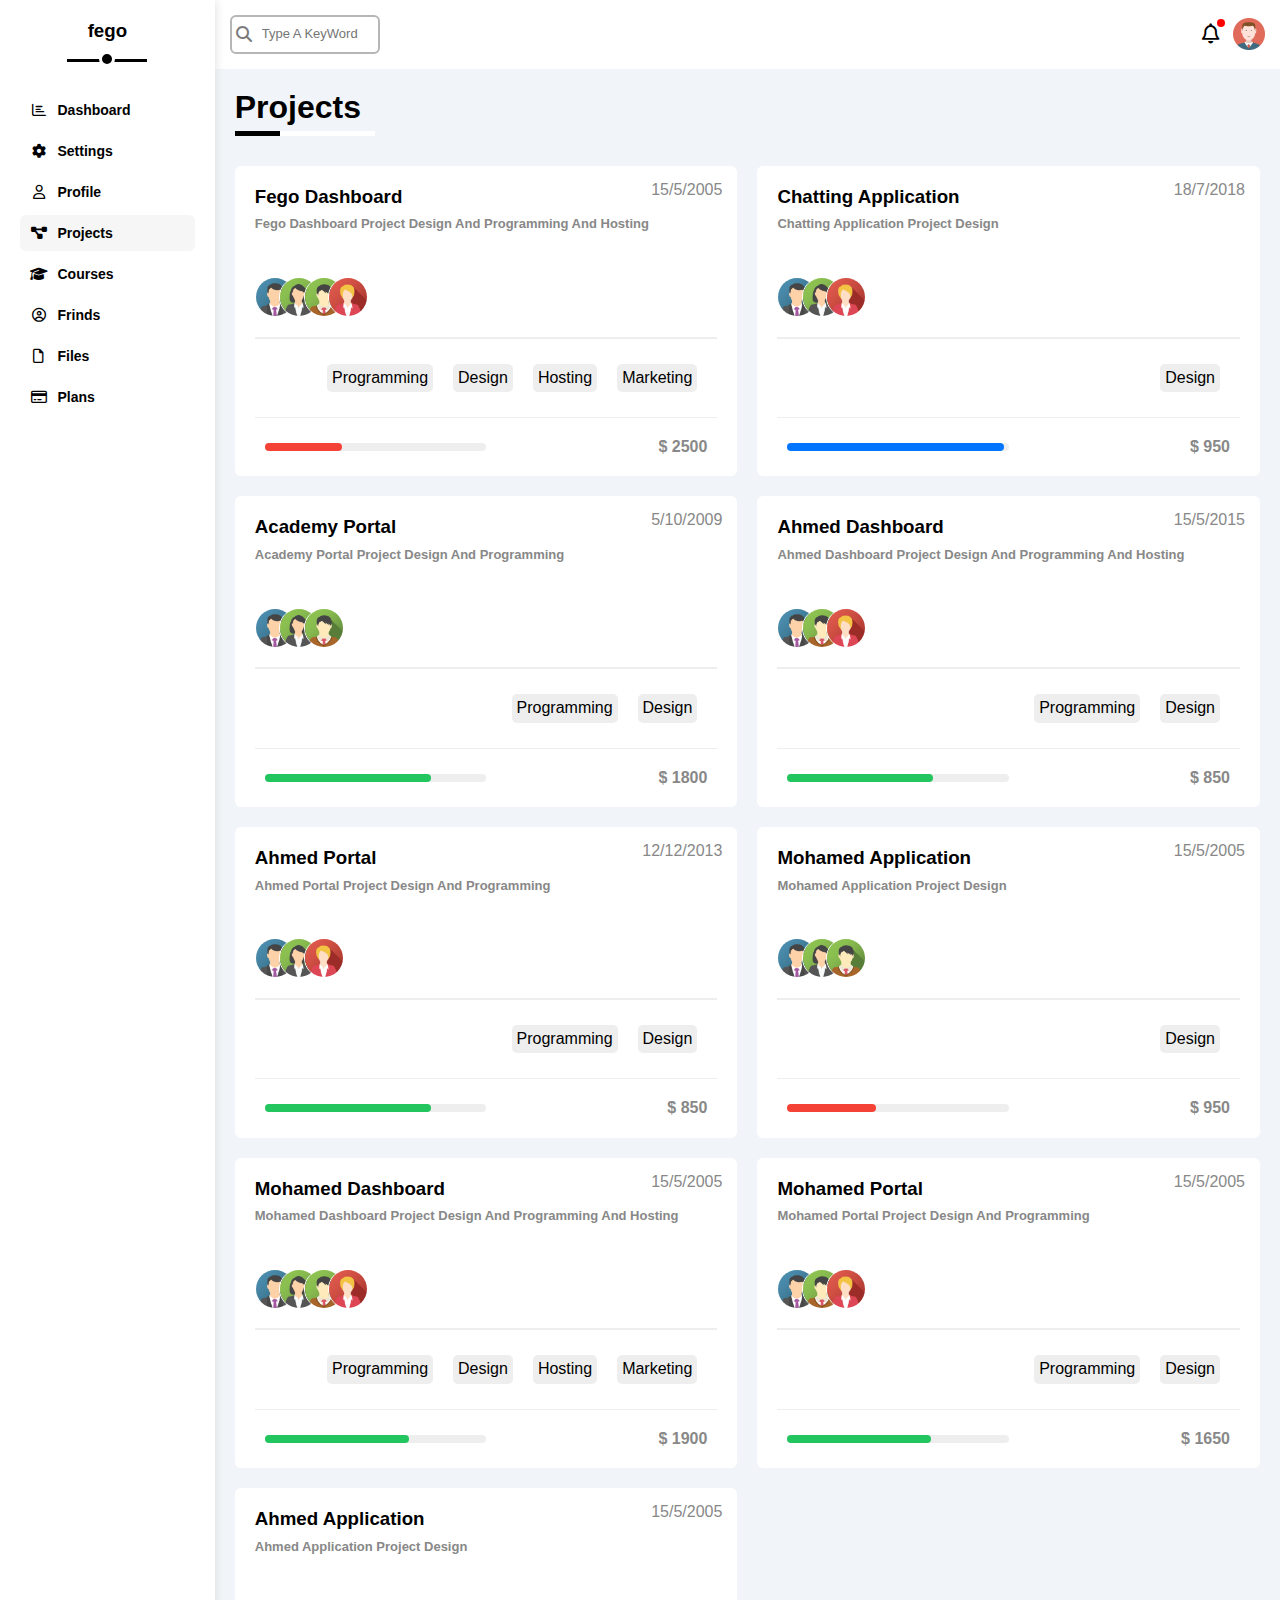
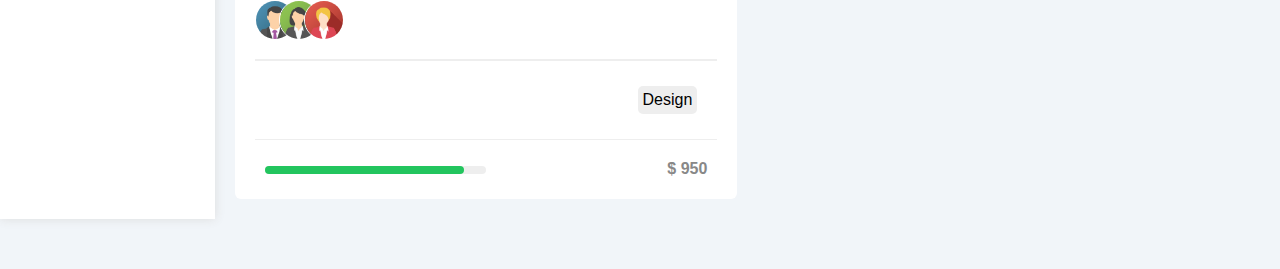
<file: projects.html>
<!DOCTYPE html>
<html lang="en">
    <head>
        <meta charset="UTF-8">
        <meta http-equiv="X-UA-Compatible" content="IE=edge" />
        <meta name="viewport" content="width=device-width, initial-scale=1.0">
        <title>Projects</title>
        <!-- main file css -->
        <link rel="stylesheet" href="css/framework.css">
        <link rel="stylesheet" href="css/index.css">
        
        <!-- A file that adjusts the size and other adjustments like other browsers, so there is no significant difference or Rander 
        all elments normally -->
        <link rel="stylesheet" href="css/normalize.css">
        <!-- Font Awesome Library -->
        <link rel="stylesheet" href="css/all.min.css">
        <!--  Google font -->
        <link rel="preconnect" href="https://fonts.googleapis.com">
        <link rel="preconnect" href="https://fonts.gstatic.com" crossorigin>
        <link href="https://fonts.googleapis.com/css2?family=Cairo:wght@200..1000&display=swap" rel="stylesheet">
    </head>
<body>
    <!-- start sidebar -->
    <div class="page d-flex">
        <div class="sidebar p-relative bg-white p-20">
            <h3 class="p-relative txt-c mt-0">fego</h3>
            <ul>
                <li>
                    <a class="d-flex align-center fs-14 c-black rad-6 p-10" href="index.html">
                        <i class="fa-regular fa-chart-bar fa-fw"></i>
                        <span>Dashboard</span>
                    </a>     
                </li>
                <li>
                    <a class=" d-flex align-center fs-14 c-black rad-6 p-10" href="setting.html">
                        <i class="fa-solid fa-gear fa-fw"></i>
                        <span>Settings</span>
                    </a>     
                </li>
                <li>
                    <a class="d-flex align-center fs-14 c-black rad-6 p-10" href="profile.html">
                        <i class="fa-regular fa-user fa-fw"></i>
                        <span>Profile</span>
                    </a>     
                </li>
                <li>
                    <a class="active d-flex align-center fs-14 c-black rad-6 p-10" href="projects.html">
                        <i class="fa-solid fa-diagram-project fa-fw"></i>
                        <span>Projects</span>
                    </a>     
                </li>
                <li>
                    <a class="d-flex align-center fs-14 c-black rad-6 p-10" href="courses.html">
                        <i class="fa-solid fa-graduation-cap fa-fw"></i>
                        <span>Courses</span>
                    </a>     
                </li>
                <li>
                    <a class="d-flex align-center fs-14 c-black rad-6 p-10" href="frinds.html">
                        <i class="fa-regular fa-circle-user fa-fw"></i>
                        <span>Frinds</span>
                    </a>     
                </li>
                <li>
                    <a class="d-flex align-center fs-14 c-black rad-6 p-10" href="files.html">
                        <i class="fa-regular fa-file fa-fw"></i>
                        <span>Files</span>
                    </a>     
                </li>
                <li>
                    <a class="d-flex align-center fs-14 c-black rad-6 p-10" href="plans.html">
                        <i class="fa-regular fa-credit-card fa-fw"></i>
                        <span>Plans</span>
                    </a>     
                </li>
            </ul>
        </div>
        <!-- end Sidebar -->
        <!-- start content  -->
        <div class="content w-full">
            <div class="head between-flex p-15 bg-white ">
                <div class="search p-relative">
                    <i class="fa-solid fa-magnifying-glass p-absolute"></i>
                    <input type="text" placeholder="Type A KeyWord" class="rad-6">
                </div>
                <div class="icons d-flex align-center">
                    <span class="notification p-relative" >
                        <i class="fa-regular fa-bell fa-lg" ></i>
                    </span>
                    <img src="image/avatar.png" alt="fego masr" class="avater">
                </div>
            </div>
            <!-- start Project -->
            <h1 class="p-relative">Projects</h1>
                <div class="project-box d-grid gap-20 m-20">
                    <div class="box bg-white rad-6 p-20 p-relative">
                        <p class="data-project p-absolute c-grey">15/5/2005</p>
                        <h3>Fego Dashboard</h3>
                        <p class="c-grey pt-10 fw-bold fs-13 pb-25">Fego Dashboard Project Design And Programming And Hosting</p>
                        <div class="image-project pt-20">
                            <img src="image/team-01.png" alt="">
                            <img src="image/team-02.png" class="img" alt="">
                            <img src="image/team-03.png" class="img" alt="">
                            <img src="image/team-05.png" class="img" alt="">
                        </div>
                        <div class="programming-project d-flex">
                            <p>Programming</p>
                            <p>Design</p>
                            <p>Hosting</p>
                            <p>Marketing</p>
                        </div>
                        <div class="levels-projects between-flex">
                            <div class="level-project rad-10 bg-eee p-relative">
                                    <span class="p-absolute rad-10 bg-red" style="width:35%"></span>
                            </div>
                            <div class="price-project">
                                <p class="c-grey fw-bold">$ 2500</p>
                            </div>
                        </div>
                    </div>
                    <div class="box bg-white rad-6 p-20 p-relative">
                        <p class="data-project p-absolute c-grey">18/7/2018</p>
                        <h3>Chatting Application</h3>
                        <p class="c-grey pt-10 fw-bold fs-13 pb-25">Chatting Application Project Design</p>
                        <div class="image-project pt-20">
                            <img src="image/team-01.png" alt="">
                            <img src="image/team-02.png" class="img" alt="">
                            <img src="image/team-05.png" class="img" alt="">
                        </div>
                        <div class="programming-project d-flex">
                            <p>Design</p>
                        </div>
                        <div class="levels-projects between-flex">
                            <div class="level-project rad-10 bg-eee p-relative">
                                    <span class="p-absolute rad-10 bg-blue" style="width:98%"></span>
                            </div>
                            <div class="price-project">
                                <p class="c-grey fw-bold">$ 950</p>
                            </div>
                        </div>
                    </div>
                    <div class="box bg-white rad-6 p-20 p-relative">
                        <p class="data-project p-absolute c-grey">5/10/2009</p>
                        <h3>Academy Portal</h3>
                        <p class="c-grey pt-10 fw-bold fs-13 pb-25">Academy Portal Project Design And Programming</p>
                        <div class="image-project pt-20">
                            <img src="image/team-01.png" alt="">
                            <img src="image/team-02.png" class="img" alt="">
                            <img src="image/team-03.png" class="img" alt="">
                        </div>
                        <div class="programming-project d-flex">
                            <p>Programming</p>
                            <p>Design</p>
                        </div>
                        <div class="levels-projects between-flex">
                            <div class="level-project rad-10 bg-eee p-relative">
                                    <span class="p-absolute rad-10 bg-green" style="width:75%"></span>
                            </div>
                            <div class="price-project">
                                <p class="c-grey fw-bold">$ 1800</p>
                            </div>
                        </div>
                    </div>
                    <div class="box bg-white rad-6 p-20 p-relative">
                        <p class="data-project p-absolute c-grey">15/5/2015</p>
                        <h3>Ahmed Dashboard</h3>
                        <p class="c-grey pt-10 fw-bold fs-13 pb-25">Ahmed Dashboard Project Design And Programming And Hosting</p>
                        <div class="image-project pt-20">
                            <img src="image/team-01.png" alt="">
                            <img src="image/team-03.png" class="img" alt="">
                            <img src="image/team-05.png" class="img" alt="">
                        </div>
                        <div class="programming-project d-flex">
                            <p>Programming</p>
                            <p>Design</p>
                        </div>
                        <div class="levels-projects between-flex">
                            <div class="level-project rad-10 bg-eee p-relative">
                                    <span class="p-absolute rad-10 bg-green" style="width:66%"></span>
                            </div>
                            <div class="price-project">
                                <p class="c-grey fw-bold">$ 850</p>
                            </div>
                        </div>
                    </div>
                    <div class="box bg-white rad-6 p-20 p-relative">
                        <p class="data-project p-absolute c-grey">12/12/2013</p>
                        <h3>Ahmed Portal</h3>
                        <p class="c-grey pt-10 fw-bold fs-13 pb-25">Ahmed Portal Project Design And Programming</p>
                        <div class="image-project pt-20">
                            <img src="image/team-01.png" alt="">
                            <img src="image/team-02.png" class="img" alt="">
                            <img src="image/team-05.png" class="img" alt="">
                        </div>
                        <div class="programming-project d-flex">
                            <p>Programming</p>
                            <p>Design</p>
                        </div>
                        <div class="levels-projects between-flex">
                            <div class="level-project rad-10 bg-eee p-relative">
                                <span class="p-absolute rad-10 bg-green" style="width:75%"></span>
                            </div>
                            <div class="price-project">
                                <p class="c-grey fw-bold">$ 850</p>
                            </div>
                        </div>
                    </div>
                    <div class="box bg-white rad-6 p-20 p-relative">
                        <p class="data-project p-absolute c-grey">15/5/2005</p>
                        <h3>Mohamed Application</h3>
                        <p class="c-grey pt-10 fw-bold fs-13 pb-25">Mohamed Application Project Design</p>
                        <div class="image-project pt-20">
                            <img src="image/team-01.png" alt="">
                            <img src="image/team-02.png" class="img" alt="">
                            <img src="image/team-03.png" class="img" alt="">
                        </div>
                        <div class="programming-project d-flex">
                            <p>Design</p>
                        </div>
                        <div class="levels-projects between-flex">
                            <div class="level-project rad-10 bg-eee p-relative">
                                    <span class="p-absolute rad-10 bg-red" style="width:40%"></span>
                            </div>
                            <div class="price-project">
                                <p class="c-grey fw-bold">$ 950</p>
                            </div>
                        </div>
                    </div>
                    <div class="box bg-white rad-6 p-20 p-relative">
                        <p class="data-project p-absolute c-grey">15/5/2005</p>
                        <h3>Mohamed Dashboard</h3>
                        <p class="c-grey pt-10 fw-bold fs-13 pb-25">Mohamed Dashboard Project Design And Programming And Hosting</p>
                        <div class="image-project pt-20">
                            <img src="image/team-01.png" alt="">
                            <img src="image/team-02.png" class="img" alt="">
                            <img src="image/team-03.png" class="img" alt="">
                            <img src="image/team-05.png" class="img" alt="">
                        </div>
                        <div class="programming-project d-flex">
                            <p>Programming</p>
                            <p>Design</p>
                            <p>Hosting</p>
                            <p>Marketing</p>
                        </div>
                        <div class="levels-projects between-flex">
                            <div class="level-project rad-10 bg-eee p-relative">
                                    <span class="p-absolute rad-10 bg-green" style="width:65%"></span>
                            </div>
                            <div class="price-project">
                                <p class="c-grey fw-bold">$ 1900</p>
                            </div>
                        </div>
                    </div>
                    <div class="box bg-white rad-6 p-20 p-relative">
                        <p class="data-project p-absolute c-grey">15/5/2005</p>
                        <h3>Mohamed Portal</h3>
                        <p class="c-grey pt-10 fw-bold fs-13 pb-25">Mohamed Portal Project Design And Programming</p>
                        <div class="image-project pt-20">
                            <img src="image/team-01.png" alt="">
                            <img src="image/team-03.png" class="img" alt="">
                            <img src="image/team-05.png" class="img" alt="">
                        </div>
                        <div class="programming-project d-flex">
                            <p>Programming</p>
                            <p>Design</p>
                        </div>
                        <div class="levels-projects between-flex">
                            <div class="level-project rad-10 bg-eee p-relative">
                                    <span class="p-absolute rad-10 bg-green" style="width:65%"></span>
                            </div>
                            <div class="price-project">
                                <p class="c-grey fw-bold">$ 1650</p>
                            </div>
                        </div>
                    </div>
                    <div class="box bg-white rad-6 p-20 p-relative">
                        <p class="data-project p-absolute c-grey">15/5/2005</p>
                        <h3>Ahmed Application</h3>
                        <p class="c-grey pt-10 fw-bold fs-13 pb-25">Ahmed Application Project Design</p>
                        <div class="image-project pt-20">
                            <img src="image/team-01.png" alt="">
                            <img src="image/team-02.png" class="img" alt="">
                            <img src="image/team-05.png" class="img" alt="">
                        </div>
                        <div class="programming-project d-flex">
                            <p>Design</p>
                        </div>
                        <div class="levels-projects between-flex">
                            <div class="level-project rad-10 bg-eee p-relative">
                                    <span class="p-absolute rad-10 bg-green" style="width:90%"></span>
                            </div>
                            <div class="price-project">
                                <p class="c-grey fw-bold">$ 950</p>
                            </div>
                        </div>
                    </div>
                </div>
            <!-- End Project -->
            <!-- Start Courses -->
            <!-- End Courses -->
        </div>
        <!-- End content  -->
    </div>
    <!-- end Page -->
</div>
</body>
</html>
</file>
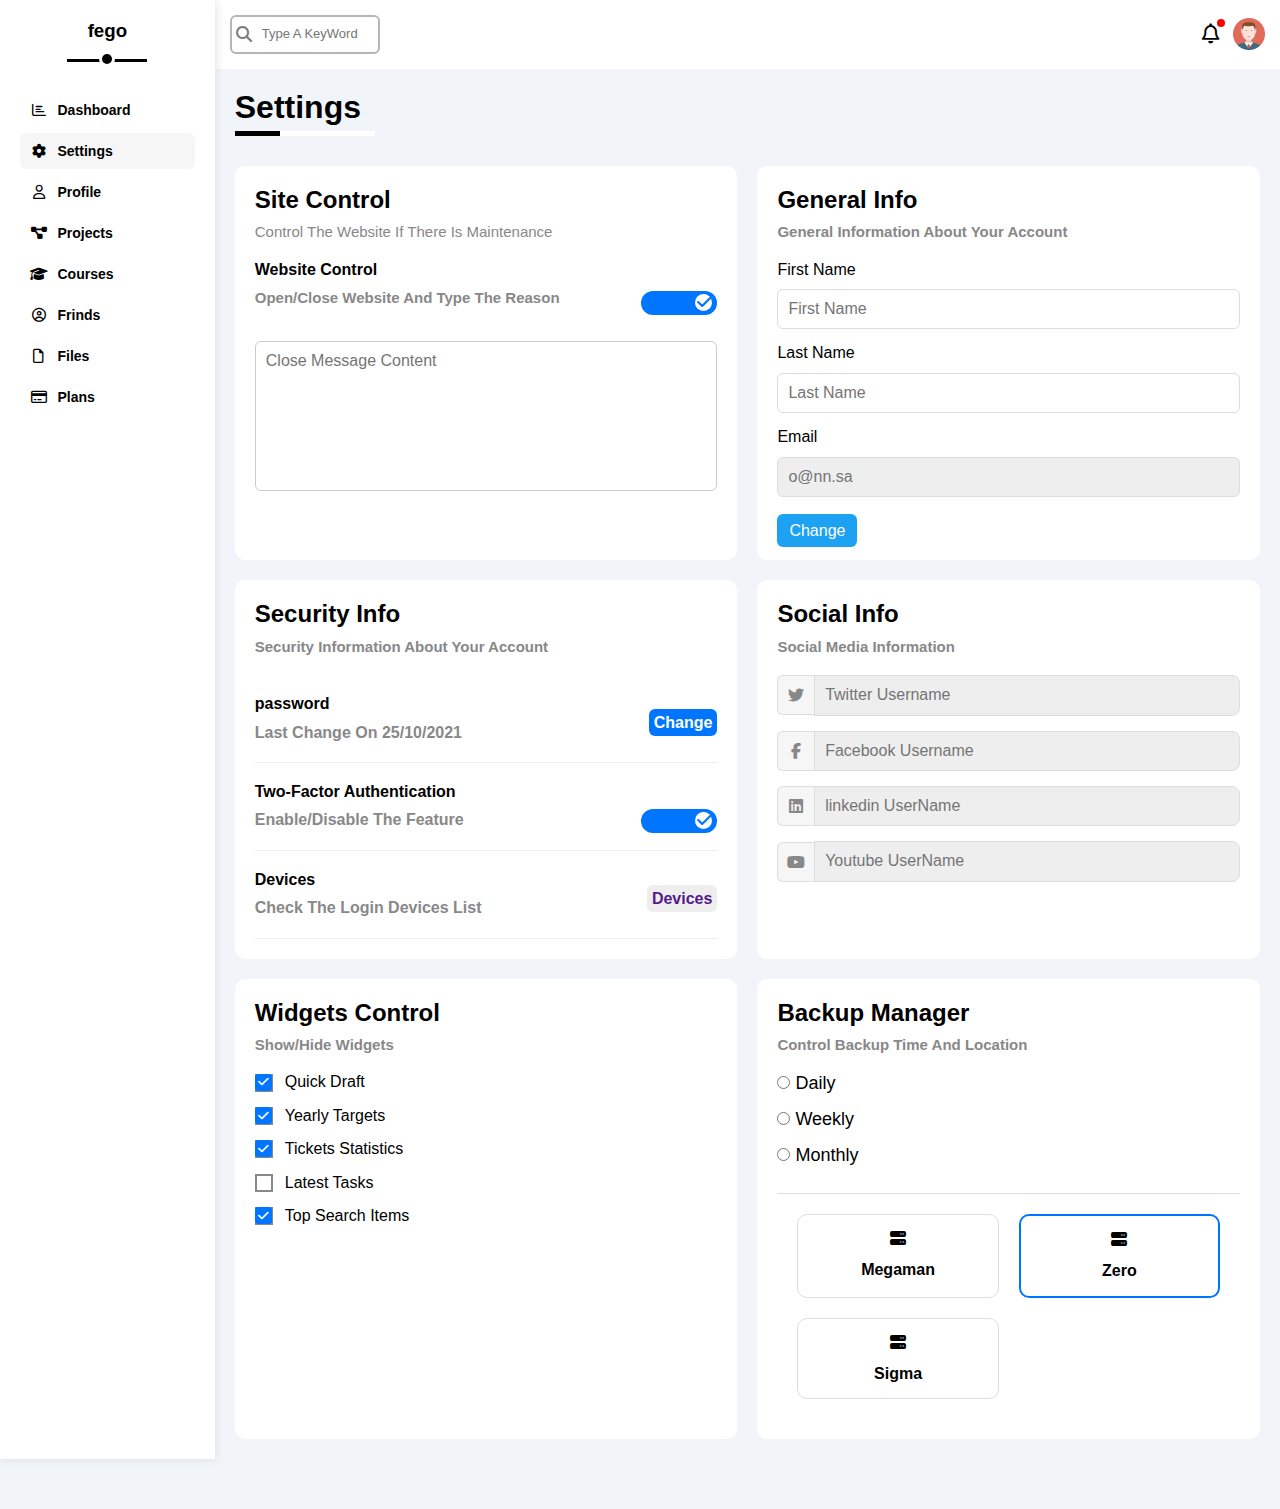
<file: setting.html>
<!DOCTYPE html>
<html lang="en">
    <head>
        <meta charset="UTF-8">
        <meta http-equiv="X-UA-Compatible" content="IE=edge" />
        <meta name="viewport" content="width=device-width, initial-scale=1.0">
        <title>Settings</title>
        <!-- main file css -->
        <link rel="stylesheet" href="css/framework.css">
        <link rel="stylesheet" href="css/index.css">
        
        <!-- A file that adjusts the size and other adjustments like other browsers, so there is no significant difference or Rander 
        all elments normally -->
        <link rel="stylesheet" href="css/normalize.css">
        <!-- Font Awesome Library -->
        <link rel="stylesheet" href="css/all.min.css">
        <!--  Google font -->
        <link rel="preconnect" href="https://fonts.googleapis.com">
        <link rel="preconnect" href="https://fonts.gstatic.com" crossorigin>
        <link href="https://fonts.googleapis.com/css2?family=Cairo:wght@200..1000&display=swap" rel="stylesheet">
    </head>
<body>
    <!-- start sidebar -->
    <div class="page d-flex">
        <div class="sidebar p-relative bg-white p-20">
            <h3 class="p-relative txt-c mt-0">fego</h3>
            <ul>
                <li>
                    <a class="d-flex align-center fs-14 c-black rad-6 p-10" href="index.html">
                        <i class="fa-regular fa-chart-bar fa-fw"></i>
                        <span>Dashboard</span>
                    </a>     
                </li>
                <li>
                    <a class="active d-flex align-center fs-14 c-black rad-6 p-10" href="setting.html">
                        <i class="fa-solid fa-gear fa-fw"></i>
                        <span>Settings</span>
                    </a>     
                </li>
                <li>
                    <a class="d-flex align-center fs-14 c-black rad-6 p-10" href="index.html">
                        <i class="fa-regular fa-user fa-fw"></i>
                        <span>Profile</span>
                    </a>     
                </li>
                <li>
                    <a class="d-flex align-center fs-14 c-black rad-6 p-10" href="index.html">
                        <i class="fa-solid fa-diagram-project fa-fw"></i>
                        <span>Projects</span>
                    </a>     
                </li>
                <li>
                    <a class="d-flex align-center fs-14 c-black rad-6 p-10" href="index.html">
                        <i class="fa-solid fa-graduation-cap fa-fw"></i>
                        <span>Courses</span>
                    </a>     
                </li>
                <li>
                    <a class="d-flex align-center fs-14 c-black rad-6 p-10" href="index.html">
                        <i class="fa-regular fa-circle-user fa-fw"></i>
                        <span>Frinds</span>
                    </a>     
                </li>
                <li>
                    <a class="d-flex align-center fs-14 c-black rad-6 p-10" href="index.html">
                        <i class="fa-regular fa-file fa-fw"></i>
                        <span>Files</span>
                    </a>     
                </li>
                <li>
                    <a class="d-flex align-center fs-14 c-black rad-6 p-10" href="index.html">
                        <i class="fa-regular fa-credit-card fa-fw"></i>
                        <span>Plans</span>
                    </a>     
                </li>
            </ul>
        </div>
        <!-- end Sidebar -->
        <!-- start content  -->
        <div class="content w-full">
            <div class="head between-flex p-15 bg-white ">
                <div class="search p-relative">
                    <i class="fa-solid fa-magnifying-glass p-absolute"></i>
                    <input type="text" placeholder="Type A KeyWord" class="rad-6">
                </div>
                <div class="icons d-flex align-center">
                    <span class="notification p-relative" >
                        <i class="fa-regular fa-bell fa-lg" ></i>
                    </span>
                    <img src="image/avatar.png" alt="fego masr" class="avater">
                </div>
            </div>
            <!-- start setting-->
            <h1 class="p-relative">Settings</h1>
            <div class="setting m-20 d-grid gap-20">
                <div class="setting-content p-20 bg-white rad-10">
                    <h2 class="mt-0 mb-10">Site Control</h2>
                    <p class="mt-0 mb-20 c-grey fs-15">Control The Website If There Is Maintenance</p>
                    <div class="mb-15 between-flex">
                        <div>
                            <h4>Website Control</h4>
                            <p class="mt-10 mb-20 c-grey fw-bold fs-15">Open/Close Website And Type The Reason</p>
                        </div>
                        <div>
                            <label>
                                <input class="toggle-checkbox" type="checkbox" checked >
                                <div class="toggle-switch"></div>
                            </label>
                        </div>
                        </div>
                        <textarea class="Close-message p-10 rad-6 w-full" placeholder="Close Message Content"></textarea>
                    </div>
            <!-- end setting -->
            <!-- start General Info -->
            <div class="General p-20 bg-white rad-10">
                <h2 class="mt-0 mb-10">General Info</h2>
                <p class="mt-0 mb-20 c-grey fs-15 fw-bold">General Information About Your Account</p>
                <label for="" class="pb-10">First Name</label>
                <input type="text" placeholder="First Name" class="info mt-10 w-full p-10 rad-6 mb-15">
                <label for="" class="pb-10">Last Name</label>
                <input type="text" placeholder="Last Name" class="info mt-10  w-full p-10 rad-6 mb-15">
                <label for="">Email</label>
                <input type="Email" placeholder="o@nn.sa" class="info mt-10 w-full p-10 rad-6 mb-25 bg-eee">
                    <a href="#" class="change">Change</a>
            <!-- End General Info -->
        </div>
        <!-- start Security Info -->
        <div class="security p-20 bg-white rad-10">
            <h2 class="mt-0 mb-10">Security Info</h2>
            <p class="mt-0 mb-20 c-grey fs-15 fw-bold">Security Information About Your Account</p>
            <div class="password between-flex pb-10 pt-20">
                <div>
                    <h4 class="pb-10">password</h4>
                    <p class="mt-0 mb-10 c-grey fs-12 fw-bold">Last Change On 25/10/2021</p>
                </div>
                <div>
                    <a href="" class="change-password fw-bold p-5 rad-6 bg-blue c-white">Change</a>
                </div>
            </div>
            <div class="password between-flex pb-10 pt-20">
                <div>
                    <h4 class="pb-10">Two-Factor Authentication</h4>
                    <p class="mt-0 mb-10 c-grey fs-12 fw-bold">Enable/Disable The Feature</p>
                </div>
                <div>
                    <label>
                        <input class="toggle-checkbox" type="checkbox" checked >
                        <div class="toggle-switch"></div>
                    </label>
                </div>
            </div>
            <div class="password between-flex pb-10 pt-20">
                <div>
                    <h4 class="pb-10">Devices</h4>
                    <p class="mt-0 mb-10 c-grey fs-12 fw-bold">Check The Login Devices List</p>
                </div>
                <div>
                    <a href="" class="change-password fw-bold bg-eee rad-6 p-5">Devices</a>
                </div>
            </div>
            </div>
        <!-- end Security Info -->
        <!-- start Social Info -->
        <div class="social p-20 bg-white rad-10">
            <h2 class="mt-0 mb-10">Social Info</h2>
            <p class="mt-0 mb-20 c-grey fs-15 fw-bold">Social Media Information</p>
            <div class="social-media">
                <div class="d-flex align-center mb-15">
                    <i class="fa-brands fa-twitter center-flex c-grey"></i>
                    <input type="text" placeholder="Twitter Username">
                </div>
                <div class="d-flex align-center mb-15">
                    <i class="fa-brands fa-facebook-f center-flex c-grey"></i>
                    <input class="w-full" type="text" placeholder="Facebook Username" fdprocessedid="zex2sk">
                </div>
                <div class="d-flex align-center mb-15">
                    <i class="fa-brands fa-linkedin center-flex c-grey"></i>
                    <input type="text" placeholder="linkedin UserName">
                </div>
                <div class="d-flex align-center mb-15">
                    <i class="fa-brands fa-youtube center-flex c-grey"></i>
                    <input type="text" placeholder="Youtube UserName">
                </div>
            </div>
        </div>
        <!-- End Social Info -->
        <!-- start Widgets Control -->
        <div class="widgets p-20 bg-white rad-10">
            <h2 class="mt-0 mb-10">Widgets Control</h2>
            <p class="mt-0 mb-20 c-grey fs-15 fw-bold">Show/Hide Widgets</p>
            <div class="control d-flex align-center mb-15">
                <input type="checkbox" id="one" checked>
                <label for="one">Quick Draft</label>
            </div>
            <div class="control d-flex align-center mb-15">
                <input type="checkbox" id="two" checked>
                <label for="two">Yearly Targets</label>
            </div>
            <div class="control d-flex align-center mb-15">
                <input type="checkbox" id="five" checked>
                <label for="five">Tickets Statistics</label>
            </div>
            <div class="control d-flex align-center mb-15">
                <input type="checkbox" id="three">
                <label for="three">Latest Tasks</label>
            </div>
            <div class="control d-flex align-center mb-15">
                <input type="checkbox" id="four" checked>
                <label for="four">Top Search Items</label>
            </div>
            </div>
        <!-- End Widgets Control -->
        <!-- start Backup Manager -->
        <div class="Backup p-20 bg-white rad-10">
            <h2 class="mt-0 mb-10">Backup Manager</h2>
            <p class="mt-0 mb-20 c-grey fs-15 fw-bold">Control Backup Time And Location</p>
            <form action="" >
                <div class="pb-15 fs-18">
                    <input type="radio" value="Daily" id="Daily" name="fego">
                    <label for="Daily">Daily</label>
                </div>
                <div class="pb-15 fs-18">
                    <input type="radio" value="Weekly" id="Weekly" name="fego">
                    <label for="Weekly">Weekly</label>
                </div>
                <div class="pb-15 fs-18">
                    <input type="radio" value="Monthly" id="Monthly" name="fego">
                    <label for="Monthly">Monthly</label>
                </div>
            </form>
            <div class="Megaman d-grid gap-20 p-20">
                <div>
                    <i class="fa-solid fa-server d-block mb-15"></i>
                    <h4>Megaman</h4>
                </div>
                <div class="active">
                    <i class="fa-solid fa-server d-block mb-15"></i>
                    <h4>Zero</h4>
                </div>
                <div>
                    <i class="fa-solid fa-server d-block mb-15"></i>
                    <h4>Sigma</h4>
                </div>
            </div>
        </div>
        <!-- end Backup Manager -->
        </div>
        <!-- End content  -->
    </div>
    <!-- end Page -->
</div>
</body>
</html>
</file>
<file: css/framework.css>
:root {
    --main-color: #0075ff;
    --main-color-alt: #0d69d5;
    --orange-color: #f59e0b;
    --green-color: #22c55e;
    --red-color: #f44336;
    --grey-color: #888;
}
/* start Box */
@media (max-width:767px) { 
    .block-mobile {
        display: block ;
    }
}
.d-block {
    display: block;
}
/* start component */
.between-flex {
    display: flex;
    align-items: center;
    justify-content: space-between;
}
.center-flex {
    display: flex;
    align-items: center;
    justify-content: center;
}
/* end component */
.d-flex {
    display: flex;
}
.space-between {
    justify-content: space-between;
}
.f-wrap {
    flex-wrap: wrap;
}
.flex-dir {
    flex-direction: column ;
}
.d-grid {
    display: grid ;
}
.gap-20 {
    gap: 20px ;
}
.align-center {
    align-items: center;
}
/* end Box */
/* start padding and margin */
.p-15 {
    padding: 15px ;
}
.p-5 {
    padding: 5px;
}
.p-10 {
    padding: 10px ;
}
.p-20 {
    padding: 20px;
}
.p-5-10 {
    padding: 5px 10px;
}
.pt-5 {
    padding-top: 5px ;
}
.pt-10 {
    padding-top: 10px ;
}
.pt-15 {
    padding-top: 15px;
}
.pt-20 {
    padding-top: 20px;
}
.pb-10 {
    padding-bottom: 10px ;
}
.pb-15 {
    padding-bottom: 15px;
}
.pb-20 {
    padding-bottom: 20px;
}
.pb-25 {
    padding-bottom: 25px;
}
.pr-20 {
    padding-right: 20px;
}
.pl-10 {
    padding: 10px;
}
.m-0 {
    margin: 0px;
}
.m-5 {
    margin: 5px ;
}
.m-10 {
    margin: 10px;
}
.m-15 {
    margin: 15px;
}
.m-20 {
    margin: 20px;
}
.mt-0 {
    margin-top: 0;
}
.mt-5 {
    margin-top: 5px;
}
.mt-10 {
    margin-top: 10px;
}
.mt-15 {
    margin-top: 15px;
}
.mt-20 {
    margin-top: 20px;
}
.mt-25 {
    margin-top: 25px;
}
.mr-10 {
    margin-right: 10px;
}
.mr-15 {
    margin-right: 15px;
}
.mb-5 {
    margin-bottom: 5px;
}
.mb-10 {
    margin-bottom: 10px;
}
.mb-15 {
    margin-bottom: 15px;
}
.mb-20 {
    margin-bottom: 20px;
}
.mb-25 {
    margin-bottom: 25px;
}
/* end padding and margin */
/* start color */
.c-white {
    color: white ;
}
.c-grey {
    color: var(--grey-color) ;
}
.c-red {
    color: var(--red-color);
}
.c-green {
    color: var(--green-color);
}
.c-blue {
    color: var(--main-color);
}
.c-orange {
    color: var(--orange-color);
}
.c-black {
    color:black ;
}
.bg-red {
    background-color: var(--red-color);
}
.bg-green {
    background-color: var(--green-color);
}
.bg-blue {
    background-color: var(--main-color);
}
.bg-orange {
    background-color: var(--orange-color);
}
.bg-white {
    background-color: white;
}
.bg-eee {
    background-color: #eee;
}
.bg-ddd {
    background-color: #ebeaea ;
}
/* end color */
/* start position */
.p-relative {
    position: relative;
}
.p-absolute {
    position: absolute ;
}
/* end position */
/* start font and text */
@media (max-width:767px) {
    .txt-mobile {
        text-align: center;
    }
}
.txt-c {
    text-align: center;
}
.fs-11 {
    font-size: 11px;
}
.fs-13 {
    font-size: 13px;
}
.fs-14 {
    font-size: 14px;
}
.fs-15 {
    font-size: 15px;
}
.fs-18 {
    font-size: 18px;
}
.fs-26 {
    font-size: 26px;
}
.w-85 {
    width: 85%;
}
.w-full {
    width: 100% ;
}
.fw-bold {
    font-weight: bold;
}
/* end font */

/* start border */
.rad-10 {
    border-radius: 10px ;
}
.rad-6 {
    border-radius: 6px ;
}
.rad-50 {
    border-radius: 50% ;
}
.border-eee {
    border: 1px solid #eee;
}
.border-bottom {
    border-bottom: 1px solid #eee;
}
/* end border */
</file>
<file: css/index.css>
/* start global rules */
* {
    -moz-box-sizing: border-box ;  
    -webkit-box-sizing: border-box ;
    box-sizing: border-box ;
    scroll-behavior: smooth;
    padding:0;
    margin:0;
}
body {
    font-family: "Open Sans", sans-serif;
}
:focus {
    outline: none;
}
ul {
    list-style: none ;
    margin: 0;
    padding: 0;
}
a {
    text-decoration: none;
}
::-webkit-scrollbar {
    width: 17px ;
}
::-webkit-scrollbar-track {
    background-color: white;
}
::-webkit-scrollbar-thumb {
    background-color: var(--main-color) ;
}
::-webkit-scrollbar-thumb:hover {
    background-color: var(--main-color-alt) ;
}
/* end global rules */
.page {
    background-color: #f1f5f9;
    min-height: 100vh;
    padding-bottom: 50px;
}
/* start Sidebar */
.sidebar {
    width: 250px ;
    box-shadow: 0 0 10px #ddd ;
}
.sidebar > h3 {
    margin-bottom: 50px;
}
.sidebar > h3::before,
.sidebar > h3::after {
    content: " ";
    position:absolute ;
    transform: translateX(-50%);
    left: 50%;
    background-color: black;
}
.sidebar > h3::before {
    bottom: -20px;
    width: 80px ;
    height: 2.5px ;
}
.sidebar > h3::after {
    bottom: -25.5px;
    width: 10px;
    height: 10px;
    border-radius: 50% ;
    border: 3px solid white;
    
}
.sidebar ul li a {
    transition: 0.3s ;
    margin-bottom: 5px ;
}

.sidebar ul li:hover,
.sidebar ul li .active {
    background-color: #f6f6f6 ;
}
.sidebar ul li a span {
    margin-left: 10px;
    font-size: 14px;
    font-weight: 600;
}
@media (max-width:767px) {
.sidebar {
    width: 58px;
    padding: 10px;
}
.sidebar > h3::before,
.sidebar > h3::after {
    display: none ;
}
.sidebar ul li a span {
    display: none;
}
.sidebar > h3 {
    font-size: 13px ;
    margin-bottom: 15px ;
}
}
/* end Sidebar */
/* start content */
.content .head .search input {
    padding: 10px ;
    padding-left: 30px;
    font-size: 13px;
    width: 150px;
    border: 2px solid #b6b6b6;
}
.content .head .search i {
    top: 50% ;
    transform: translateY(-50%) ;
    padding-left: 6px ;
    color: #7c7b7b; 
}
.content .head .icons .avater {
    width: 45px ;
    padding-left: 13px ;
}
.content .head .icons .notification i::after {
    content: "";
    position: absolute;
    top: -6px;
    right: -5px ;
    width: 8px;
    height: 8px;
    background-color: red;
    border-radius: 50%;
}
.page h1 {
    margin: 20px 20px 40px;
}
.page h1::before,
.page h1::after {
    content: "";
    position: absolute;
    bottom: -10px;
    height: 4.5px ;
}
.page h1::before {
    width: 140px ;
    background-color: rgb(255, 255, 255);
}
.page h1::after {
    background-color: black ;
    width: 45px;
    left: 0 ;
}
/* end content*/
/* start Dashboard */
.wrapper {
    grid-template-columns: repeat(auto-fill,minmax(450px,1fr)) ;
    margin-left: 20px ;
    margin-right: 20px ;
}
@media (max-width:767px) {
    .wrapper {
        grid-template-columns: minmax(200px,1fr);
        margin-left: 10px ;
        margin-right: 10px ;
        gap: 10px ;
    }
}
/* start Welcome */
.welcome .intro {
    justify-content: space-between;
    border-radius: 10px 10px 0 0;
}
.welcome .intro .welcome-fego h2 {
    padding-bottom: 6px;
}
.welcome .intro .welcome-fego p {
    color: #868686 ;
    padding-top: 8px;
    font-weight: 700;
    padding-bottom: 25px;
}
.welcome .intro .welcome-img img {
    width: 180px;
}
@media (max-width: 767px) {
    .welcome .intro .welcome-img img{
        display: none;
    }
}
.image-1 img {
    width: 55px ;
    position: absolute;
    top: -25px ;
    left: 20px ;
    border: 4px solid white;
    border-radius: 50% ;
}
@media (max-width: 767px) {
    .image-1 img {
        left: 50% ;
        transform: translateX(-50%);
    }
}
.welcome .fego-masr {
    padding: 20px;
    margin-top: 52px ;
    margin-bottom: 30px ;
    justify-content: space-around;
    border-top: 2px solid #eae9e9 ;
    border-bottom: 3px solid #eae9e9 ;
}
@media (max-width: 767px) {
    .welcome .fego-masr {
        flex-direction: column;
        gap: 25px ;
    }
}
.welcome .fego-masr .devoloper,
.welcome .fego-masr .project,
.welcome .fego-masr .Earned{
    color: #2d2c2c ;
}
.welcome .fego-masr .devoloper h4,
.welcome .fego-masr .project h4,
.welcome .fego-masr .Earned h4 {
    padding-bottom: 10px ;
}
.welcome .bottom-1 {
    text-align: end;
    margin-right: 20px;
    margin-bottom: 75px;
}
@media (max-width: 767px) {
    .welcome .bottom-1 {
        margin-bottom: 30px ;
    }
}
.welcome .bottom-1 button {
    padding: 8px 3px ;
    border-radius: 6px ;
    border: none ;
    background-color: var(--main-color-alt);
    color: white ;
    cursor: pointer ;
    width: 80px;
}
.welcome .bottom-1 button:hover {
    background-color: var(--main-color);
}
/* end Welcome */
/* start Quick */
.Quick {
    flex-direction: column;
    gap: 20px ;
}
.Quick p {
    color: #828282 ;
    font-weight: 600;
}
.Quick input[type="text"],
.Quick textarea {
    border: none;
    padding: 8px;
    padding-left: 20px;
}
.Quick textarea {
    height: 220px ;
}
.Quick .button {
    text-align: end;
    padding-bottom: 30px;
}  
.Quick .button button {
    background-color: var(--main-color-alt);
    color: white ;
    padding: 5px ;
    width: 70px;
    border: none;
    cursor: pointer ;
    border-radius: 6px;
}
.Quick .button button:hover {
    background-color: var(--main-color);
}
/* end Quick */
/* start Yearly Targets */
.targets .target-row .icon {
    width: 80px;
    height: 80px;
    margin-right: 15px;
}
.targets .details {
    flex: 1;
}
.targets .details .progress {
    height: 4px;
}
.targets .details .progress > span {
    position: absolute;
    left: 0;
    top: 0;
    height: 100%;
}
.targets .details .progress > span span {
    position: absolute;
    bottom: 16px;
    right: -16px;
    color: white;
    padding: 2px 5px;
    border-radius: 6px;
    font-size: 13px;
}
.targets .details .progress > span span::after {
    content: "";
    border-color: transparent;
    border-width: 5px;
    border-style: solid;
    position: absolute;
    bottom: -10px;
    left: 50%;
    transform: translateX(-50%);
}
.targets .details .progress > .blue span::after {
    border-top-color: var(--main-color);
}
.targets .details .progress > .orange span::after {
    border-top-color: var(--orange-color);
}
.targets .details .progress > .green span::after {
    border-top-color: var(--green-color);
}
.blue .icon,
.blue .progress {
    background-color: rgb(0 117 255 / 20%);
}
.orange .icon,
.orange .progress {
    background-color: rgb(245 158 11 / 20%);
}
.green .icon,
.green .progress {
    background-color: rgb(34 197 94 / 20%);
}
/* end Yearly Targets */
/* start Tickets Statistics */
.Tickets .list-tickets {
    grid-template-columns: repeat(auto-fill,minmax(200px,1fr));
}
.Tickets .list-tickets div {
    border: 2px solid #ddd;
    flex-direction: column;
    padding: 25px ;
    line-height: 0.5;
}
/* end Tickets Statistics */
/* start latest news */
.Latest .new {
    justify-content: space-between;
    border-bottom: 1px solid #ddd ;
    padding: 20px;
    line-height: 2;
}
.Latest .new .create img {
    width: 100px;
    border: 2px solid white;
    border-radius: 6px;
    margin-right: 18px;
} 
@media (max-width:767px) {
    .Latest .new {
        display: block;
    }
    .Latest .new .create {
        display: block;
        text-align: center;
    }
    .Latest .new .day {
        width: fit-content;
        margin: 15px auto;
    }
}
/* end Latest News */
/* start Tasks */
.Tasks .task {
    border-bottom: 1px solid #ddd ;
}
.Tasks .task .delete-1 {
    text-decoration: line-through;
}
.Tasks .task .delete i:hover:not(.not) {
    color : red ;
    cursor: pointer ;
}
/* end Tasks */
/* start top-search */
.top-search .program .language p {
    width: 55px;
    text-align: center;
    background-color: #eee ;
    border-radius: 3px;
    padding: 5px 10px;
}
/* End top-search */
/* start Latest Uploads */
.uploads .upload {
    justify-content: space-between;
    border-bottom: 1px solid #ddd ;
    padding: 13px;
}
@media (max-width:767px) {
    .uploads .upload .my-file .design h4 {
        font-size: 12.5px;
    }
}
.uploads .upload .my-file img {
    width: 40px;
    border: 1px solid white;
    margin-right: 18px;
} 
/* end Latest Uploads */
/* start project-progress */
.project-progress ul::before {
    content: "";
    position: absolute;
    left: 10px;
    width: 2px;
    height: 100%;
    background-color: var(--main-color);
}
.project-progress ul li::before {
    content: "";
    width: 20px;
    height: 20px;
    display: block;
    border-radius: 50%;
    border: 2px solid white;
    outline: 2px solid var(--main-color);
    background-color: white;
    margin-right: 15px;
    z-index: 1;
}
.project-progress ul .done::before {
    content: "";
    background-color: var(--main-color-alt);
} 
.project-progress ul .current::before {
    content: "";
    animation: change-color 0.8s infinite alternate;
}
@keyframes change-color {
    from {
        background-color: var(--main-color-alt);
    }
    to {
        background-color: white;
    }
}
.project-progress img {
    width: 180px;
    position: absolute;
    bottom: 0;
    right: 0;
    opacity: 0.3;
}
@media (max-width:767px) {
    .project-progress img {
        display: none;
    }
}
/* end project-progress */
/* start Reminders */
.reminders .remind .check {
    padding-left: 50px;
}
.reminders .remind .check::before {
    content: "";
    position: absolute;
    width: 1px;
    height: 100%;
    left: 30px;
}
.reminders .remind .check::after {
    content: "";
    position: absolute;
    width: 20px;
    height: 20px;
    left: -3px;
    top: 50%;
    transform: translateY(-50%);
    border-radius: 50% ;
}
.reminders .remind .c1::before,
.reminders .remind .c1::after {
    content: "";
    background-color: var(--main-color);
}
.reminders .remind .c2::before,
.reminders .remind .c2::after {
    content: "";
    background-color: var(--green-color);
}
.reminders .remind .c3::before,
.reminders .remind .c3::after {
    content: "";
    background-color: var(--orange-color);
}
.reminders .remind .c4::before,
.reminders .remind .c4::after {
    content: "";
    background-color: var(--red-color);
}
/* end Reminders */ 
/* Start Latest Post */
.post .card {
    padding-bottom: 25px ;
    border-bottom: 1px solid #e6e4e4 ;
}
.post .text-card {
    font-weight: 600;
    font-size: 13px;
    line-height: 2;
    padding-bottom: 50px;
    border-bottom: 1px solid #e6e4e4 ;
}
.post .card img {
    width: 45px;
    margin-right: 20px;
}
/* End Latest Post */
/* start social media */
.Social .media {
    background-color: red;
    margin-bottom: 15px;
}
.Social .twitter {
    background-color: #83d0ff ;
} 
.Social .facebook {
    background-color: #5098f6 ;
} 
.Social .youtube  {
    background-color: #ff8080 ;
}
.Social .linkedin {
    background-color: #2099db ;
}
.Social .media .social-icons i {
    width: 60px;
    height: 60px;
    display: flex;
    justify-content: center;
    align-items: center;
    color: white;
    transition: 0.4s;
}
.Social .media .social-icons i:hover {
    transform: rotate(6deg);
    border-radius: 6px ;
}
.Social .media .social-icons .fa-twitter {
    background-color: #1da1f2 ;
}
.Social .media .social-icons .fa-facebook-f {
    background-color: #1877f2 ;
}
.Social .media .social-icons .fa-youtube {
    background-color: #ff0000 ;
}
.Social .media .social-icons .fa-linkedin {
    background-color: #0077b5 ;
}
.Social .media .follow a {
    margin-right: 10px;
    padding: 6px 10px;
    text-align: center;
    border-radius: 5px;
    background-color: #5098f6;
}
.Social .twitter .follow a {
    background-color: #1da1f2 ;
}
.Social .facebook .follow a {
    background-color: #1877f2 ;
}
.Social .youtube .follow a {
    background-color: #ff0000 ;
}
.Social .linkedin .follow  a {
    background-color: #0077b5 ;
}
/* end social media */
/* start projects */
.projects .table-responsive {
    overflow-x: auto;
}
.projects table {
    min-width: 1000px;
}
.projects table thead tr {
    background-color: #eee ;
    font-weight: bold;
}
.projects table thead th {
    padding: 15px ;
}
.projects table tbody td {
    padding: 15px;
    border-left: 3px solid #eee;
    border-bottom: 3px solid #eee;
}
.projects table img {
    width: 32px;
    height: 32px;
    border: 2px solid white;
    border-radius: 50%;
}
.projects table img:not(:first-child) {
    margin-left: -20px;
}
.projects table tbody tr .complete span {
    width: fit-content;
    padding: 8px;
    border-radius: 6px;
    color: white;
}
.projects table tbody tr:hover {
    background-color: #f9f9f9 ;
}
.projects table tbody tr .com1 span {
    background-color: var(--orange-color);
}
.projects table tbody tr .com2 span {
    background-color: var(--main-color);
}
.projects table tbody tr .com3 span,
.projects table tbody tr .com4 span,
.projects table tbody tr .com6 span{
    background-color: var(--green-color);
}
.projects table tbody tr .com5 span {
    background-color: var(--red-color);
}
/* end projects */
/* start settings */
.toggle-checkbox {
    -webkit-appearance: none;
    appearance: none;
}
.toggle-switch {
    width: 76px;
    height: 24px;
    background-color: #eee;
    border-radius: 18px;
    position: relative;
    cursor: pointer;
}
.toggle-switch::before {
    font-family: var(--fa-style-family-classic);
    content: "\f00d";
    position: absolute;
    left: 3px;
    top: 3px;
    font-weight: 900;
    background-color: white;
    width: 17px;
    height: 17px;
    border-radius: 50%;
    display: flex;
    align-items: center;
    justify-content: center;
    color: #aaa;
    transition: 0.3s;
}
.toggle-checkbox:checked + .toggle-switch {
    background-color: var(--main-color);
}
.toggle-checkbox:checked + .toggle-switch::before {
    content: "\f00c";
    left: 54px;
    color: var(--main-color);
}
.setting {
    grid-template-columns: repeat(auto-fill,minmax(500px,1fr));
}
@media (max-width:767px) {
    .setting {
        grid-template-columns: minmax(100px,1fr);
        gap: 10px ;
        margin-left: 10px;
        margin-right: 10px;
    }
}
/* start control */
.setting .Close-message {
    border: 1px solid #ccc;
    resize: none;
    height: 150px;
}
/* end control */
/* start General */
.setting .General .info {
    outline: none;
    border: 1px solid #ddd ; 
}
.setting .General .change {
    background-color: #1da1f2;
    padding: 8px 12px;
    border-radius: 6px;
    width: 50px;
    color: white;
    margin-top: 10px;
}
/* end General */
/* start Security Info */
.security .password {
    border-bottom: 1px solid #eee;
}
/* end Security Info */
/* start social */
.social .social-media i {
    width: 40px;
    height: 40px;
    background-color: #f6f6f6;
    border: 1px solid #ddd;
    border-right: none;
    border-radius: 6px 0 0 6px;
    transition: 0.3s;
    display: flex;
    align-items: center;
    justify-content: center;
}
.social .social-media input {
    padding: 10px;
    width: 100%;
    border-radius: 0px 8px 8px 0px ;
    border: 1px solid #ddd;
    background-color: #eee;
}
/* end social */
/*  start Widgets Control */
.widgets .control label {
    padding-left: 30px ;
    cursor: pointer;
    position: relative;
}
.widgets .control input {
    -webkit-appearance: none;
    appearance: none;
}
.widgets .control label::before {
    content: "";
    position: absolute;
    left: 0;
    top: 50% ;
    width: 14px;
    height: 14px;
    border: 2px solid var(--grey-color) ;
    margin-top: -9px ;
}
.widgets .control label::after {
    font-family: var(--fa-style-family-classic);
    content: "\f00c";
    font-weight: 900;
    position: absolute;
    left: 0;
    top: 50% ;
    width: 17px;
    height: 17px;
    font-size: 12px;
    border-radius: 3px;
    background-color: var(--main-color);
    margin-top: -9px ;
    color: white;
    display: flex;
    justify-content: center;
    align-items: center;
    transform: scale(0) rotate(-360deg);
    transition: 0.3s;
}
.widgets .control input[type="checkbox"]:checked + label::after {
    transform: scale(1) rotate(0deg);
}
/*  End Widgets Control */
/* start Backup Manager */
.Backup form {
    padding-bottom: 13px;
    border-bottom: 1px solid #ddd ;
}
.Backup .Megaman {
    grid-template-columns: repeat(auto-fill,minmax(130px,1fr));
    justify-content: space-between;
}
.Backup .Megaman div {
    border: 1px solid #ddd ;
    padding: 15px;
    text-align: center;
    border-radius: 10px;
    transition: 0.3s;
}
.Backup .Megaman .active {
    border: 2px solid var(--main-color);
}
.Backup .Megaman div:hover:not(.active) {
    border: 2px solid var(--main-color);
}
/* end Backup Manager */
/* Start profile */
.profile .overview {
    padding: 30px;
}
.profile .overview .avater {
    width: 250px;
}
.profile .overview .avater img {
    width: 150px;
    height: 150px;
    margin-bottom: 15px;
}
.profile .overview .avater .level {
    width: 80% ;
    height: 5px;
}
.profile .overview .avater .level span {
    height: 5px ;
    left: 0;
}
.profile .info-box {
    border-left: 1px solid #ddd;
    padding-left: 20px;
    height: 100%;
}
.profile .info-box .information {
    flex-wrap: wrap;
    border-bottom: 1px solid #eee;
    transition: 0.3s;
}
@media (max-width:767px) {
    .profile .overview {
        flex-direction: column ;
        text-align: center;
        border: none;
    }
    .profile .info-box {
        border: none ;
    }
}
.profile .info-box .information:hover {
    background-color: #eee ;
}
.profile .info-box .information > div {
    min-width: 200px;
    padding: 5px 0 0 ;
}
.skills .my-skills {
    flex-basis: 30%;
}
.skills .my-skills div {
    border-bottom: 1px solid #eee ;
}
.skills .activity {
    flex-basis: 70%;
}
.skills .activity .store {
    border-bottom: 1px solid #eee ;
}
.skills .activity .store div .hours {
    text-align: end;
    padding-bottom: 7px;
}
.skills .my-activity .store div img {
    width: 50px;
}
@media (max-width:767px) {
    .skills {
        flex-direction: column;
    }
    .skills .activity .images {
        flex-direction: column;
        justify-content: center;
        padding-bottom: 15px;
    }
    .skills .activity .store {
        flex-direction: column;
        justify-content: center;
        text-align: center;
    }
    .skills .my-activity .store div img {
        padding-bottom: 20px;
        
    }
    .skills .activity .store div .hours {
        text-align: center;
    }
}
/* End profile */
/* end settings */

/* Start Project */
.project-box {
    grid-template-columns: repeat(auto-fill,minmax(500px,1fr));
}
.project-box .data-project {
    top: 15px;
    right: 15px;
}
.project-box .box .image-project {
    padding-bottom: 15px;
    border-bottom: 2px solid #eee;
}
.project-box .box .image-project img {
    width: 40px;
    height: 40px;
    border: 1px solid white;
    border-radius: 50%;
}
.project-box .box .image-project .img {
    margin-left: -20px;
}
.project-box .programming-project {
    justify-content: end;
    border-bottom: 1px solid #eee ;
    padding: 20px 10px;
}
.project-box .programming-project p {
    padding: 5px;
    background-color: #eee;
    margin: 5px 10px;
    width: fit-content;
    border-radius: 5px;
}
.project-box .levels-projects {
    padding: 20px 10px 0 10px;
}
.project-box .level-project {
    width: 50% ;
    height: 8px;
} 
.project-box .level-project span {
    height: 8px;
    left: 0;
}
@media (max-width:767px) {
    .project-box {
        grid-template-columns: minmax(200px,1fr);
        gap: 10px;
        margin-left: 10px;
        margin-right: 10px;
    }
    .project-box .programming-project {
        flex-direction: column;
        justify-content: flex-start;
    }
    .project-box .levels-projects {
        flex-direction: column;
    }
    .project-box .price-project {
        padding-top: 15px;
    }
}
/* End Project */

/* Start Courses */
.courses-box {
    grid-template-columns: repeat(auto-fill,minmax(300px,1fr));
}
.courses-box .course .course-image img:first-child {
    width: 100%;
    height: 250px;
    border-radius: 6px 6px 0 0;
}
.courses-box .course .course-image img:last-child {
    width: 70px;
    border-radius: 50%;
    top: 15px ;
    left: 15px ;
    border: 1px solid #eee;
}
.courses-box .course .text-course {
    border-bottom: 1px solid #eee ;
    padding-bottom: 15px;
}
.courses-box .course .text-course .info {
    left: 50%;
    transform: translateX(-50%);
    width: fit-content;
    background-color: var(--main-color);
    color: white ;
    padding: 5px;
    border-radius: 5px;
}
.courses-box .course .text-course p:first-of-type {
    line-height: 1.5;
}
@media (max-width: 767px) {
    .courses-box {
        grid-template-columns: minmax(200px,1fr);
        margin: 10px;
        gap: 10px;
    }
}
/* End Courses */

/* Start Frinds */
.friends-box {
    grid-template-columns: repeat(auto-fill,minmax(300px,1fr));
}
.friends-box .friend .image-friend {
    flex-direction: column;
    justify-content: center;
    align-items: center;
    padding: 10px 10px 20px;
}
.friends-box .friend .image-friend img {
    width: 100px;
    margin-bottom: 15px;
}
.friends-box .friend .vip {
    top: 50%;
    transform: translateY(-50%);
    right: 20px;
    font-size: 40px;
    opacity: 0.4;
    font-weight: 500;
}
.friends-box .friend .phone-friend i {
    background-color: #eee ;
    padding: 8px;
    border-radius: 50%;
    transition: 0.3s ;
    cursor: pointer;
}
.friends-box .friend .phone-friend i:hover {
    background-color: var(--main-color);
    color: white ;
}
@media (max-width:767px) {
    .friends-box {
        grid-template-columns: minmax(200px, 1fr);
        margin-left: 10px;
        margin-right: 10px;
        gap: 10px;
    }
}
/* End Feinds */
/* Start plan */
.plan-box {
    grid-template-columns: repeat(auto-fill,minmax(450px,1fr));
}
.plan-box .plan .top-plan {
    border: 3px solid white;
    outline: 3px solid var(--green-color);
}
.plan-box .plan .top2 {
    outline: 3px solid var(--main-color);
}
.plan-box .plan .top3 {
    outline: 3px solid var(--orange-color);
}
.plan-box .plan .price-plan {
    margin: auto;
    width: fit-content;
    font-size: 40px;
}
.plan-box .plan .price-plan span {
    position: absolute;
    top: 0;
    left: -20px;
    font-size: 25px;
}
.plan-box .plan .list-plan li {
    padding: 15px 0;
    display: flex;
    align-items: center;
    font-size: 15px;
    border-bottom: 1px solid #eee;
}
.plan-box .plan .list-plan li i:first-child {
    font-size: 18px ;
    margin-right: 10px;
}
.plan-box .plan .list-plan li .yes {
    color: var(--green-color); 
}
.plan-box .plan .list-plan li .no {
    color: var(--red-color); 
}
.plan-box .plan .list-plan li .help {
    color: var(--grey-color);
    margin-left: auto;
    cursor: pointer;
}
.plan-box .plan .submit-plan {
    border: none;
    padding: 6px 12px;
    border-radius: 5px;
    margin-top: 15px;
    cursor: pointer;
}
@media (max-width: 767px) {
    .plan-box {
        grid-template-columns: minmax(250px, 1fr);
        margin-left: 10px;
        margin-right: 10px;
        gap: 10px;
    }
}
/* End plan */
/* Start Files */
.file-box {
    flex-direction: row-reverse;
    align-items: flex-start;
}
@media (max-width:767px) {
    .file-box {
        flex-direction: column;
        align-items: normal;
    }
}
.file-box .file-stats {
    min-width: 260px;
}
.file-box .file-stats .icon {
    width: 40px ;
    height: 40px;
    display: flex;
    justify-content: center;
    align-items: center;
    margin-right: 10px;
}
.file-box .file-stats .blue {
    background-color: rgb(0 117 255 / 20%) ;
}
.file-box .file-stats .green {
    background-color: rgb(34 197 94 / 20%) ;
}
.file-box .file-stats .red {
    background-color: rgb(244 67 54 / 20%);
}
.file-box .file-stats .orange {
    background-color: rgb(245 158 11 / 20%);
}
.file-box .file-stats .size-file  {
    margin-left: auto;
}
.file-box .file-content {
    flex: 1 ;
    grid-template-columns: repeat(auto-fill,minmax(230px,1fr));
}
.file-box .file-content .file-pdf img {
    width: 80px ;
    height: 80px;   
    transition: 0.3s;
}
.file-box .file-content .file-pdf:hover img {
    transform: rotate(7deg);
}
/* End Files */
</file>
